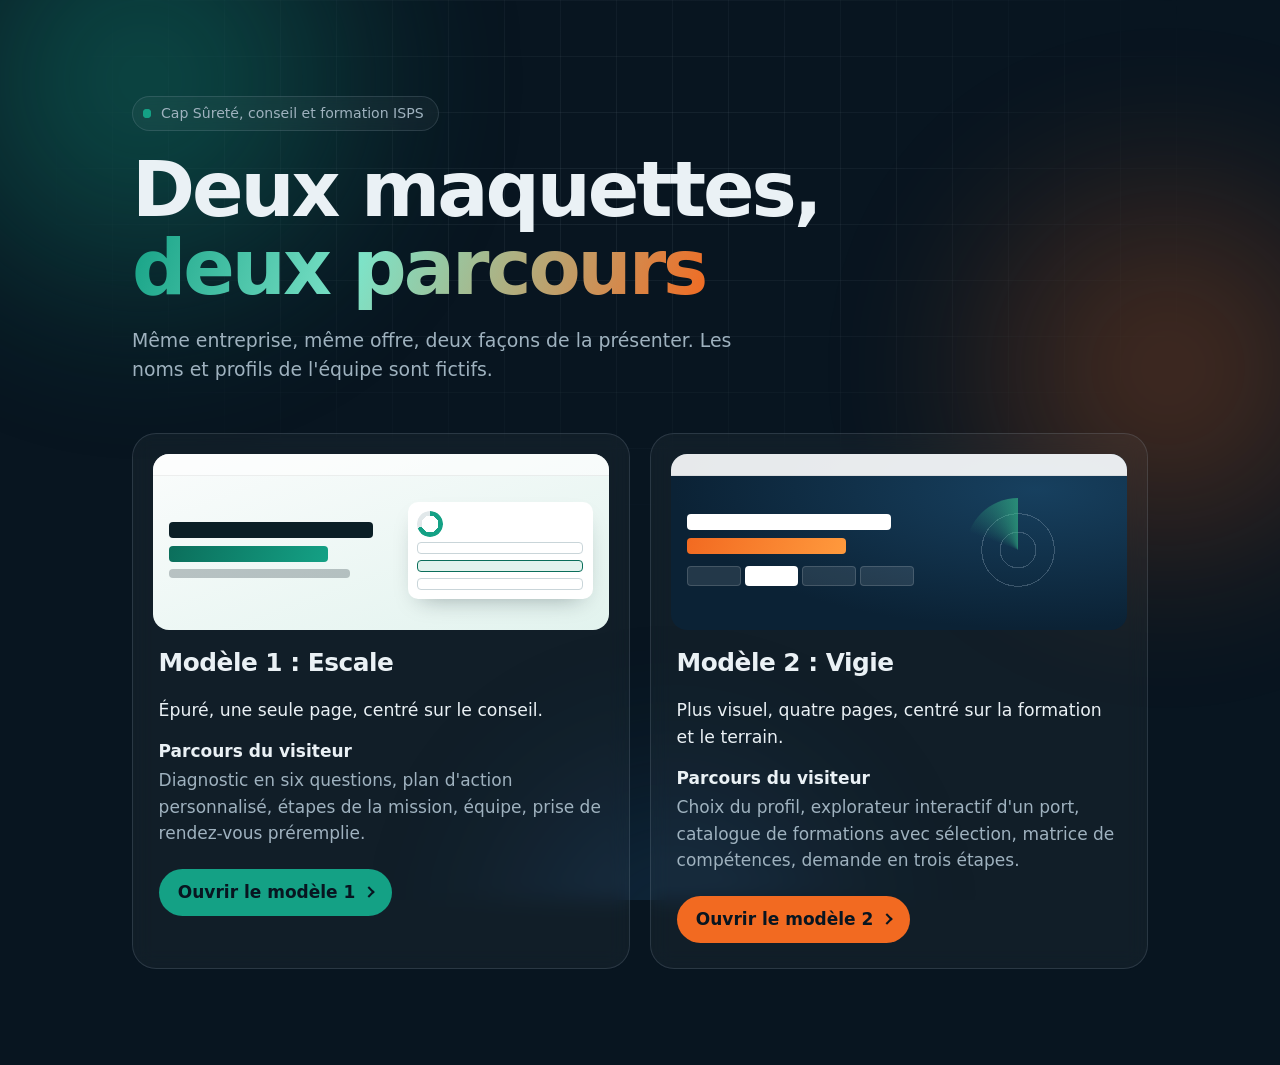
<file: index.html>
<!doctype html>
<html lang="fr">
<head>
  <meta charset="utf-8">
  <meta name="viewport" content="width=device-width, initial-scale=1">
  <title>Cap Sûreté | Deux maquettes</title>
  <meta name="description" content="Deux propositions de site pour un cabinet de conseil et de formation au code ISPS.">
  <meta name="robots" content="noindex, nofollow">
  <meta name="theme-color" content="#081520">
  <meta http-equiv="Content-Security-Policy" content="default-src 'self'; img-src 'self' data:; style-src 'self'; script-src 'self'; base-uri 'self'; object-src 'none'">
  <meta name="referrer" content="strict-origin-when-cross-origin">
  <link rel="stylesheet" href="choix.css">
</head>
<body>
  <div class="aurora" aria-hidden="true"><span></span><span></span><span></span></div>
  <main class="wrap">
    <p class="eyebrow"><span class="pulse" aria-hidden="true"></span>Cap Sûreté, conseil et formation ISPS</p>
    <h1>Deux maquettes, <span class="hl">deux parcours</span></h1>
    <p class="lead">Même entreprise, même offre, deux façons de la présenter. Les noms et profils de l'équipe sont fictifs.</p>

    <div class="pair">
      <a class="model model--a" href="modele-1-escale/index.html">
        <span class="preview" aria-hidden="true">
          <span class="pv-bar"></span>
          <span class="pv-hero"><span class="pv-l pv-l--xl"></span><span class="pv-l pv-l--md"></span><span class="pv-l pv-l--sm"></span></span>
          <span class="pv-card"><span class="pv-ring"></span><span class="pv-opt"></span><span class="pv-opt"></span><span class="pv-opt"></span></span>
        </span>
        <span class="model__name">Modèle 1 : Escale</span>
        <span class="model__pitch">Épuré, une seule page, centré sur le conseil.</span>
        <span class="model__path"><strong>Parcours du visiteur</strong>Diagnostic en six questions, plan d'action personnalisé, étapes de la mission, équipe, prise de rendez-vous préremplie.</span>
        <span class="model__go">Ouvrir le modèle 1</span>
      </a>
      <a class="model model--b" href="modele-2-vigie/index.html">
        <span class="preview" aria-hidden="true">
          <span class="pv-bar"></span>
          <span class="pv-hero"><span class="pv-l pv-l--xl"></span><span class="pv-l pv-l--md"></span><span class="pv-tiles"><span></span><span></span><span></span><span></span></span></span>
          <span class="pv-radar"><span></span></span>
        </span>
        <span class="model__name">Modèle 2 : Vigie</span>
        <span class="model__pitch">Plus visuel, quatre pages, centré sur la formation et le terrain.</span>
        <span class="model__path"><strong>Parcours du visiteur</strong>Choix du profil, explorateur interactif d'un port, catalogue de formations avec sélection, matrice de compétences, demande en trois étapes.</span>
        <span class="model__go">Ouvrir le modèle 2</span>
      </a>
    </div>
  </main>
  <script src="choix.js" defer></script>
</body>
</html>
</file>
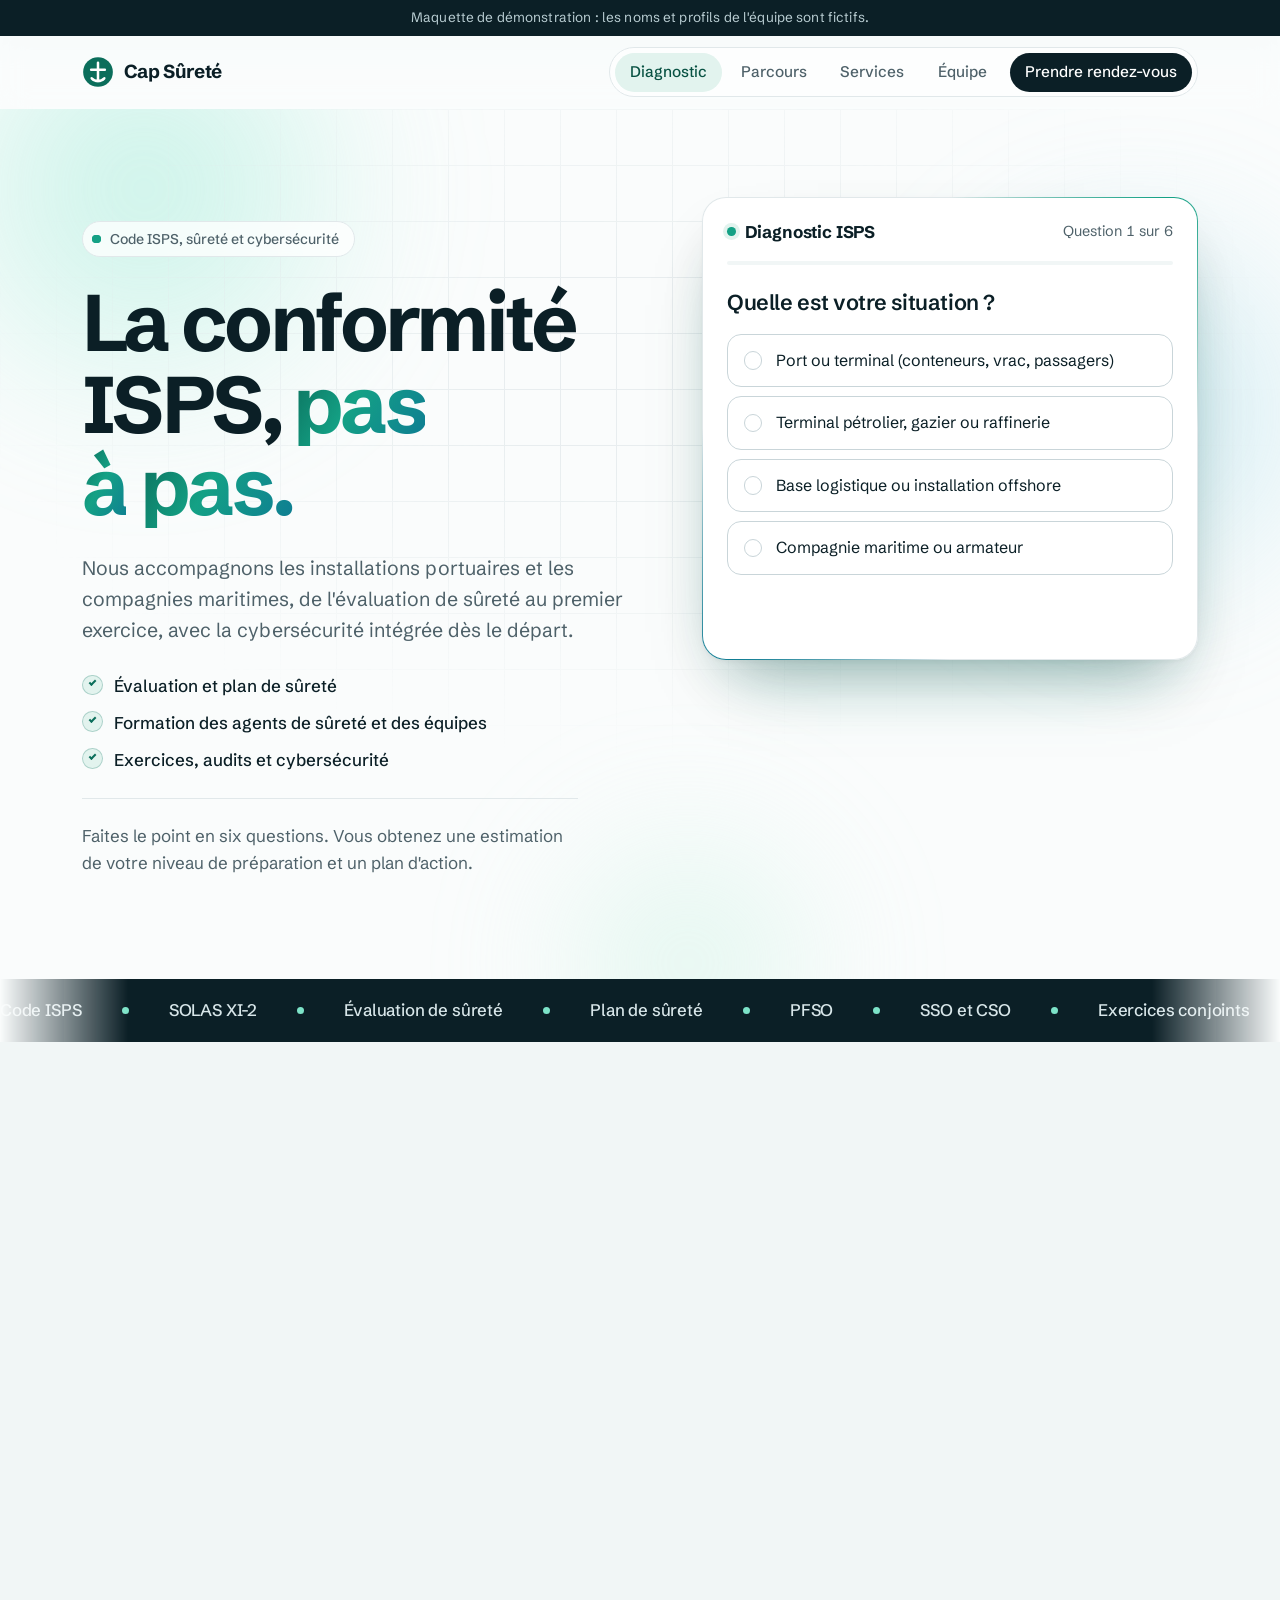
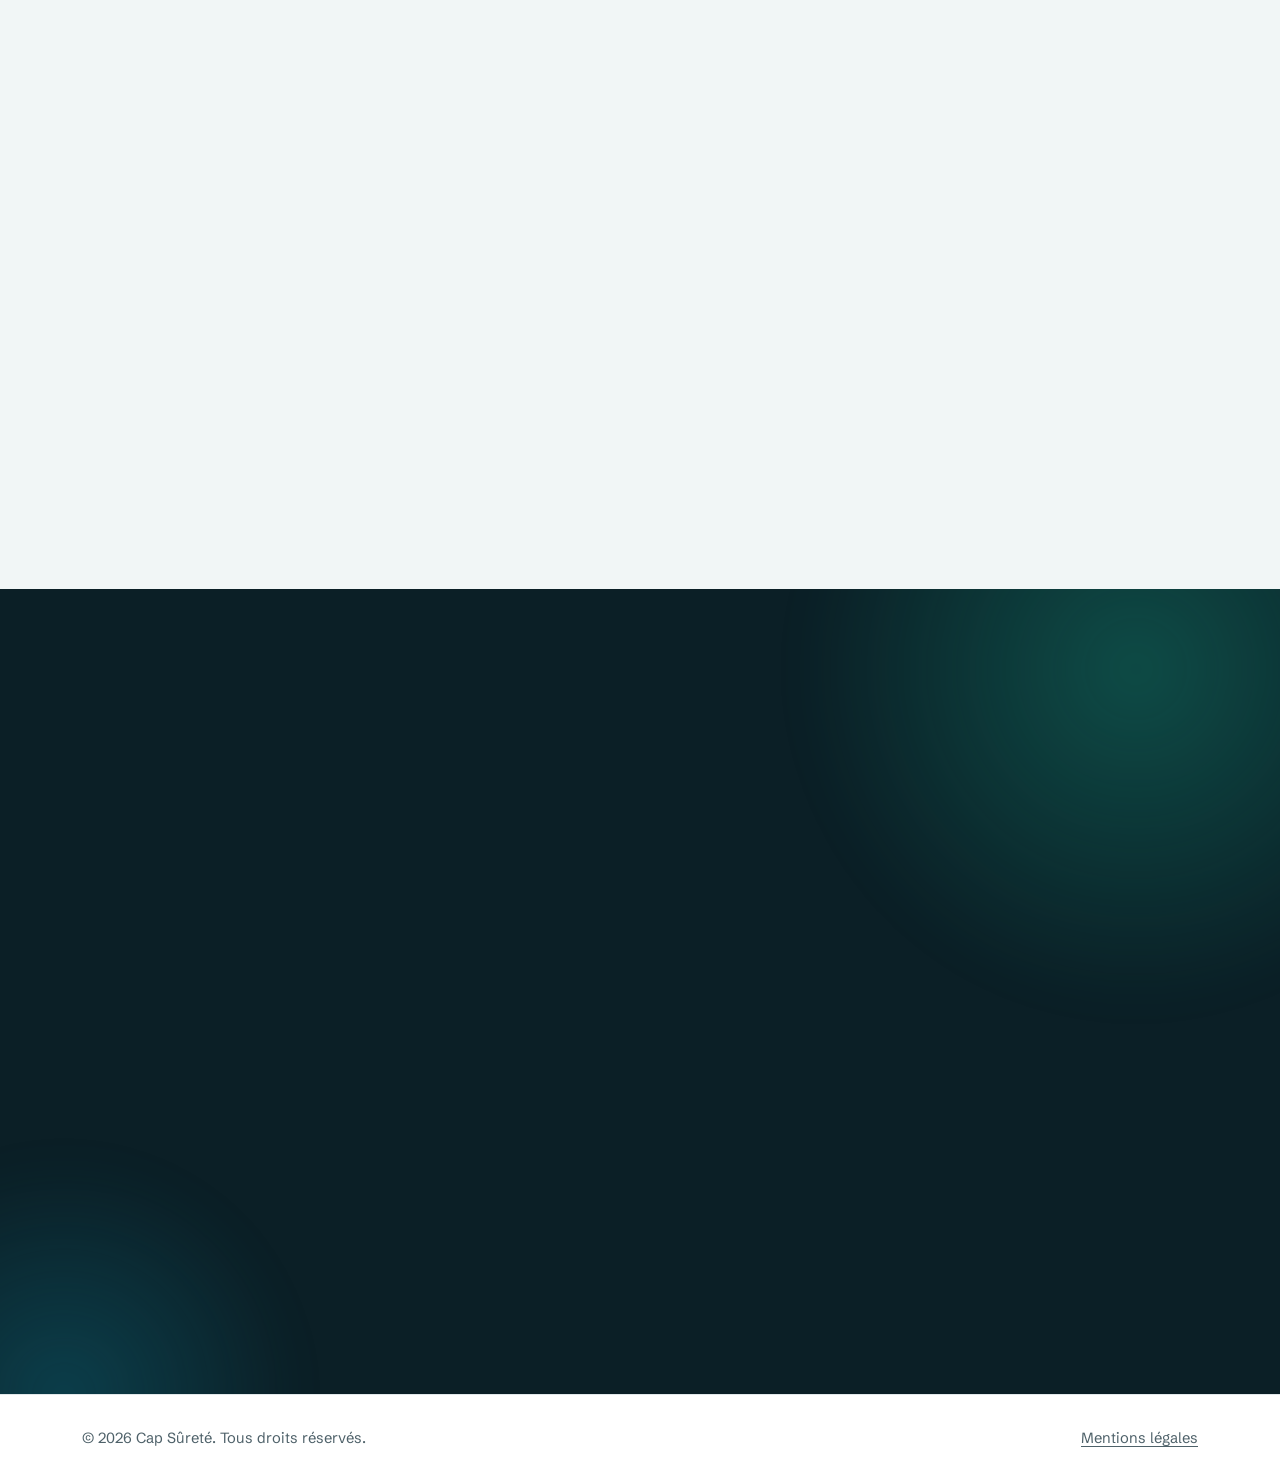
<file: modele-1-escale/index.html>
<!doctype html>
<html lang="fr" class="no-js">
<head>
  <meta charset="utf-8">
  <meta name="viewport" content="width=device-width, initial-scale=1">
  <title>Cap Sûreté | Conformité ISPS, pas à pas</title>
  <meta name="description" content="Accompagnement et formation au code ISPS pour les installations portuaires et les compagnies maritimes. Diagnostic en ligne, plan de sûreté, formation des agents de sûreté, exercices et cybersécurité.">
  <meta name="theme-color" content="#0B6E5B">
  <!-- Maquette : retirer la ligne suivante pour autoriser l'indexation -->
  <meta name="robots" content="noindex, nofollow">
  <meta http-equiv="Content-Security-Policy" content="default-src 'self'; img-src 'self' data:; style-src 'self'; script-src 'self'; base-uri 'self'; object-src 'none'; form-action 'self' mailto:">
  <meta name="referrer" content="strict-origin-when-cross-origin">
  <meta property="og:type" content="website">
  <meta property="og:locale" content="fr_FR">
  <meta property="og:title" content="Cap Sûreté | Conformité ISPS, pas à pas">
  <meta property="og:description" content="Diagnostic ISPS en ligne, plan de sûreté, formation des agents de sûreté, exercices et cybersécurité.">
  <link rel="icon" href="assets/img/favicon.svg" type="image/svg+xml">
  <link rel="stylesheet" href="assets/css/escale.css">
</head>
<body>
  <a class="skip" href="#contenu">Aller au contenu</a>
  <p class="demo-note">Maquette de démonstration : les noms et profils de l'équipe sont fictifs.</p>

  <header class="top">
    <div class="wrap top__bar">
      <a class="logo" href="#contenu" aria-label="Cap Sûreté, haut de page">
        <svg class="logo__mark" viewBox="0 0 28 28" aria-hidden="true"><circle cx="14" cy="14" r="13"/><path d="M14 6v16M8 12h12M8.5 19.5a7.5 7.5 0 0 0 11 0"/></svg>
        <span>Cap Sûreté</span>
      </a>
      <button class="menu-btn" type="button" aria-expanded="false" aria-controls="menu">Menu</button>
      <nav id="menu" class="menu" aria-label="Navigation principale">
        <a href="#diagnostic">Diagnostic</a>
        <a href="#parcours">Parcours</a>
        <a href="#services">Services</a>
        <a href="#equipe">Équipe</a>
        <a class="menu__cta" href="#contact">Prendre rendez-vous</a>
      </nav>
    </div>
  </header>

  <main id="contenu">

    <!-- ============ ACCUEIL ET DIAGNOSTIC ============ -->
    <section class="hero" id="diagnostic" aria-labelledby="h-hero">
      <div class="hero__bg" aria-hidden="true"><span class="blob blob--1"></span><span class="blob blob--2"></span><span class="blob blob--3"></span></div>
      <div class="wrap hero__grid">
        <div class="hero__text">
          <p class="eyebrow"><span class="pulse" aria-hidden="true"></span>Code ISPS, sûreté et cybersécurité</p>
          <h1 id="h-hero">La conformité ISPS, <span class="hl">pas à pas.</span></h1>
          <p class="lead">Nous accompagnons les installations portuaires et les compagnies maritimes, de l'évaluation de sûreté au premier exercice, avec la cybersécurité intégrée dès le départ.</p>
          <ul class="ticks">
            <li>Évaluation et plan de sûreté</li>
            <li>Formation des agents de sûreté et des équipes</li>
            <li>Exercices, audits et cybersécurité</li>
          </ul>
          <p class="hero__hint">Faites le point en six questions. Vous obtenez une estimation de votre niveau de préparation et un plan d'action.</p>
        </div>

        <div class="diag" id="diag" aria-labelledby="diag-title">
          <div class="diag__head">
            <p class="diag__title" id="diag-title">Diagnostic ISPS</p>
            <p class="diag__count" id="diag-count">6 questions, environ 2 minutes</p>
          </div>
          <div class="diag__bar" aria-hidden="true"><span id="diag-progress"></span></div>

          <div class="diag__body" id="diag-body" aria-live="polite">
            <noscript><p>Le diagnostic nécessite JavaScript. Vous pouvez nous écrire directement depuis la section contact.</p></noscript>
          </div>
        </div>
      </div>
    </section>

    <div class="ticker" aria-hidden="true">
      <div class="ticker__track">
        <span>Code ISPS</span><span>SOLAS XI-2</span><span>Évaluation de sûreté</span><span>Plan de sûreté</span><span>PFSO</span><span>SSO et CSO</span><span>Exercices conjoints</span><span>ISO 27001</span><span>Cybersécurité portuaire</span><span>ISO 9001, 14001, 45001</span><span>Golfe de Guinée</span>
        <span>Code ISPS</span><span>SOLAS XI-2</span><span>Évaluation de sûreté</span><span>Plan de sûreté</span><span>PFSO</span><span>SSO et CSO</span><span>Exercices conjoints</span><span>ISO 27001</span><span>Cybersécurité portuaire</span><span>ISO 9001, 14001, 45001</span><span>Golfe de Guinée</span>
      </div>
    </div>

    <!-- ============ PARCOURS ============ -->
    <section class="band band--mist" id="parcours" aria-labelledby="h-parcours">
      <div class="wrap">
        <div class="head">
          <p class="kicker">Parcours</p>
          <h2 id="h-parcours">Six étapes, un livrable à chaque fois</h2>
          <p>Sélectionnez une étape pour voir ce qu'elle produit, sa durée indicative et qui intervient.</p>
        </div>

        <div class="steps">
          <div class="steps__list" role="tablist" aria-label="Étapes du parcours ISPS">
            <button class="step" role="tab" id="tab-1" aria-controls="panel-1" aria-selected="true"><span class="step__n">1</span><span class="step__t">Cadrage</span></button>
            <button class="step" role="tab" id="tab-2" aria-controls="panel-2" aria-selected="false" tabindex="-1"><span class="step__n">2</span><span class="step__t">Évaluation</span></button>
            <button class="step" role="tab" id="tab-3" aria-controls="panel-3" aria-selected="false" tabindex="-1"><span class="step__n">3</span><span class="step__t">Plan de sûreté</span></button>
            <button class="step" role="tab" id="tab-4" aria-controls="panel-4" aria-selected="false" tabindex="-1"><span class="step__n">4</span><span class="step__t">Formation</span></button>
            <button class="step" role="tab" id="tab-5" aria-controls="panel-5" aria-selected="false" tabindex="-1"><span class="step__n">5</span><span class="step__t">Exercices</span></button>
            <button class="step" role="tab" id="tab-6" aria-controls="panel-6" aria-selected="false" tabindex="-1"><span class="step__n">6</span><span class="step__t">Suivi</span></button>
          </div>

          <div class="panel" role="tabpanel" id="panel-1" aria-labelledby="tab-1" tabindex="0">
            <h3>Cadrage et état des lieux</h3>
            <p>Visite de l'installation ou du navire, revue des documents existants et identification des écarts avec le code ISPS et la réglementation nationale.</p>
            <dl class="facts">
              <div><dt>Livrable</dt><dd>Rapport d'écarts et feuille de route</dd></div>
              <div><dt>Durée indicative</dt><dd>1 à 2 semaines</dd></div>
              <div><dt>Intervenants</dt><dd class="who"><span class="mono" title="Nadège Essomba">NE</span><span class="mono" title="Hélène Atangana">HA</span></dd></div>
            </dl>
          </div>
          <div class="panel" role="tabpanel" id="panel-2" aria-labelledby="tab-2" tabindex="0" hidden>
            <h3>Évaluation de sûreté</h3>
            <p>Identification des biens et infrastructures à protéger, des menaces, des vulnérabilités, y compris informatiques, et des mesures à mettre en place.</p>
            <dl class="facts">
              <div><dt>Livrable</dt><dd>Évaluation de sûreté prête à soumettre</dd></div>
              <div><dt>Durée indicative</dt><dd>3 à 6 semaines</dd></div>
              <div><dt>Intervenants</dt><dd class="who"><span class="mono" title="Patrick Ngando">PN</span><span class="mono" title="Nadège Essomba">NE</span><span class="mono" title="Arnaud Kemayou">AK</span></dd></div>
            </dl>
          </div>
          <div class="panel" role="tabpanel" id="panel-3" aria-labelledby="tab-3" tabindex="0" hidden>
            <h3>Plan de sûreté</h3>
            <p>Rédaction du plan et des procédures pour les niveaux de sûreté 1, 2 et 3, adaptés à vos opérations, puis préparation du dossier d'approbation.</p>
            <dl class="facts">
              <div><dt>Livrable</dt><dd>Plan de sûreté, procédures et registres</dd></div>
              <div><dt>Durée indicative</dt><dd>4 à 8 semaines</dd></div>
              <div><dt>Intervenants</dt><dd class="who"><span class="mono" title="Nadège Essomba">NE</span><span class="mono" title="Hélène Atangana">HA</span><span class="mono" title="Arnaud Kemayou">AK</span></dd></div>
            </dl>
          </div>
          <div class="panel" role="tabpanel" id="panel-4" aria-labelledby="tab-4" tabindex="0" hidden>
            <h3>Formation des agents et des équipes</h3>
            <p>Formation de l'agent de sûreté (PFSO, SSO ou CSO) et de ses adjoints, du personnel ayant des tâches de sûreté et sensibilisation de tous.</p>
            <dl class="facts">
              <div><dt>Livrable</dt><dd>Sessions, supports et attestations de présence</dd></div>
              <div><dt>Durée indicative</dt><dd>1 à 2 semaines</dd></div>
              <div><dt>Intervenants</dt><dd class="who"><span class="mono" title="Nadège Essomba">NE</span><span class="mono" title="Joël Mvondo">JM</span><span class="mono" title="Arnaud Kemayou">AK</span></dd></div>
            </dl>
          </div>
          <div class="panel" role="tabpanel" id="panel-5" aria-labelledby="tab-5" tabindex="0" hidden>
            <h3>Exercices et préparation à la vérification</h3>
            <p>Entraînements et exercices sur des scénarios réalistes, audit interne à blanc et corrections avant la vérification de l'autorité désignée.</p>
            <dl class="facts">
              <div><dt>Livrable</dt><dd>Comptes rendus d'exercice et plan d'actions</dd></div>
              <div><dt>Durée indicative</dt><dd>2 à 4 semaines</dd></div>
              <div><dt>Intervenants</dt><dd class="who"><span class="mono" title="Patrick Ngando">PN</span><span class="mono" title="Joël Mvondo">JM</span><span class="mono" title="Nadège Essomba">NE</span></dd></div>
            </dl>
          </div>
          <div class="panel" role="tabpanel" id="panel-6" aria-labelledby="tab-6" tabindex="0" hidden>
            <h3>Maintien de la conformité</h3>
            <p>Revues périodiques du plan, programme d'exercices, audits internes et suivi des évolutions réglementaires et des menaces.</p>
            <dl class="facts">
              <div><dt>Livrable</dt><dd>Calendrier annuel et rapports de revue</dd></div>
              <div><dt>Durée indicative</dt><dd>Accompagnement continu</dd></div>
              <div><dt>Intervenants</dt><dd class="who"><span class="mono" title="Nadège Essomba">NE</span><span class="mono" title="Arnaud Kemayou">AK</span><span class="mono" title="Hélène Atangana">HA</span></dd></div>
            </dl>
          </div>
        </div>
      </div>
    </section>

    <!-- ============ SERVICES ============ -->
    <section class="band" id="services" aria-labelledby="h-services">
      <div class="wrap split">
        <div class="head">
          <p class="kicker">Services</p>
          <h2 id="h-services">Ce que nous faisons</h2>
          <p>Un interlocuteur unique pour la sûreté physique, la formation, la qualité et la cybersécurité.</p>
        </div>
        <div class="acc">
          <details open>
            <summary><span class="acc__t">Accompagnement ISPS</span><span class="acc__d">Installations portuaires et navires</span></summary>
            <ul>
              <li>Évaluation de sûreté de l'installation ou du navire</li>
              <li>Rédaction du plan de sûreté et des procédures</li>
              <li>Préparation du dossier d'approbation et de la vérification</li>
              <li>Déclarations de sûreté et interface navire-port</li>
            </ul>
          </details>
          <details>
            <summary><span class="acc__t">Formation</span><span class="acc__d">Agents de sûreté, équipes, direction</span></summary>
            <ul>
              <li>Agent de sûreté de l'installation portuaire (PFSO)</li>
              <li>Agent de sûreté du navire (SSO) et de la compagnie (CSO)</li>
              <li>Personnel ayant des tâches de sûreté</li>
              <li>Sensibilisation de tout le personnel</li>
            </ul>
          </details>
          <details>
            <summary><span class="acc__t">Exercices et audits</span><span class="acc__d">Tester avant que cela compte</span></summary>
            <ul>
              <li>Scénarios : intrusion, colis suspect, passager clandestin, menace côté mer</li>
              <li>Exercices conjoints avec les navires et les autorités</li>
              <li>Audits internes de sûreté et suivi des actions correctives</li>
            </ul>
          </details>
          <details>
            <summary><span class="acc__t">Management QSE</span><span class="acc__d">ISO 9001, ISO 14001, ISO 45001, MASE</span></summary>
            <ul>
              <li>Mise en place de systèmes de management intégrés</li>
              <li>Audits internes et préparation à la certification</li>
              <li>Document unique, plans de prévention, veille réglementaire</li>
            </ul>
          </details>
          <details>
            <summary><span class="acc__t">Cybersécurité</span><span class="acc__d">Les systèmes qui protègent le port</span></summary>
            <ul>
              <li>Cyberrisques intégrés à l'évaluation de sûreté : contrôle d'accès, vidéosurveillance, réseaux, accès distants</li>
              <li>Politiques et procédures cohérentes avec les niveaux de sûreté</li>
              <li>Sensibilisation à la cybercriminalité et à la fraude</li>
              <li>Réponse à incident et investigation numérique</li>
            </ul>
          </details>
        </div>
      </div>
    </section>

    <!-- ============ ÉQUIPE ============ -->
    <section class="band band--mist" id="equipe" aria-labelledby="h-equipe">
      <div class="wrap">
        <div class="head">
          <p class="kicker">Équipe</p>
          <h2 id="h-equipe">Cinq expertises réunies</h2>
          <p>Sûreté portuaire, navires, droit maritime, analyse de la menace et cybersécurité. Sélectionnez un profil pour le détail.</p>
        </div>

        <div class="chips" role="group" aria-label="Filtrer l'équipe par domaine">
          <button class="chip" type="button" data-f="all" aria-pressed="true">Tous</button>
          <button class="chip" type="button" data-f="port" aria-pressed="false">Installations portuaires</button>
          <button class="chip" type="button" data-f="navire" aria-pressed="false">Navires</button>
          <button class="chip" type="button" data-f="droit" aria-pressed="false">Réglementation</button>
          <button class="chip" type="button" data-f="cyber" aria-pressed="false">Cybersécurité</button>
        </div>

        <ul class="team">
          <li class="person" data-tags="port qse formation">
            <button class="person__btn" type="button" data-open="p-ne">
              <span class="mono mono--lg" aria-hidden="true">NE</span>
              <span class="person__name">Nadège Essomba</span>
              <span class="person__role">Associée fondatrice, sûreté portuaire et QSE</span>
            </button>
            <div class="person__more" id="p-ne">
              <p class="person__sum">Dix ans en sûreté, sécurité et QSE sur des sites portuaires et industriels.</p>
              <ul>
                <li>Ancienne responsable QHSSE d'un organisme de sûreté reconnu : audits de sûreté et certification ISPS de deux ports en eau profonde, d'une raffinerie et d'une base logistique pétrolière</li>
                <li>Conception de plans de sûreté et formation d'agents de sûreté d'installations portuaires</li>
                <li>Coordination sûreté et sécurité d'un site industriel portuaire, avec une équipe de 16 agents</li>
                <li>Systèmes de management intégrés ISO 9001, ISO 14001, ISO 45001 et MASE</li>
                <li>Mastère spécialisé Manager des systèmes QSE, Master 2 QSE</li>
                <li>Formée agent de sûreté d'installation portuaire, auditrice QSE intégré certifiée</li>
              </ul>
            </div>
          </li>
          <li class="person" data-tags="cyber formation">
            <button class="person__btn" type="button" data-open="p-ak">
              <span class="mono mono--lg mono--accent" aria-hidden="true">AK</span>
              <span class="person__name">Arnaud Kemayou</span>
              <span class="person__role">Associé, cybersécurité et investigation numérique</span>
            </button>
            <div class="person__more" id="p-ak">
              <p class="person__sum">Ingénieur en cybersécurité et investigation numérique.</p>
              <ul>
                <li>Responsable de la sécurité des systèmes d'information dans le secteur financier</li>
                <li>Parcours en ingénierie sécurité, DevSecOps, réseaux et cybersécurité</li>
                <li>Consultant et formateur en cybersécurité et cybercriminalité au sein d'un organisme de sûreté reconnu</li>
                <li>Gouvernance ISO 27001, gestion d'incidents, investigation numérique</li>
                <li>Certifications ISO 27001, CCNP, NSE4, NSEPTA et CCT</li>
                <li>Distinction nationale en cybersécurité</li>
              </ul>
            </div>
          </li>
          <li class="person" data-tags="navire formation">
            <button class="person__btn" type="button" data-open="p-jm">
              <span class="mono mono--lg" aria-hidden="true">JM</span>
              <span class="person__name">Joël Mvondo</span>
              <span class="person__role">Auditeur ISPS navires, formateur SSO et CSO</span>
            </button>
            <div class="person__more" id="p-jm">
              <p class="person__sum">Ancien commandant de la marine marchande, vingt ans de navigation.</p>
              <ul>
                <li>Commandement de pétroliers et de porte-conteneurs</li>
                <li>Audits de sûreté à bord et revue des plans de sûreté des navires</li>
                <li>Formation des agents de sûreté du navire (SSO) et de la compagnie (CSO)</li>
                <li>Interface navire-port : déclarations de sûreté et exercices conjoints</li>
              </ul>
            </div>
          </li>
          <li class="person" data-tags="droit port">
            <button class="person__btn" type="button" data-open="p-ha">
              <span class="mono mono--lg" aria-hidden="true">HA</span>
              <span class="person__name">Hélène Atangana</span>
              <span class="person__role">Juriste, droit maritime et conformité</span>
            </button>
            <div class="person__more" id="p-ha">
              <p class="person__sum">Juriste en droit maritime et portuaire, douze ans d'expérience.</p>
              <ul>
                <li>Convention SOLAS, chapitre XI-2, code ISPS et textes nationaux d'application</li>
                <li>Dossiers d'approbation et échanges avec l'autorité désignée</li>
                <li>Contrats de prestation de sûreté et clauses de sous-traitance</li>
                <li>Veille réglementaire et mise à jour des procédures</li>
              </ul>
            </div>
          </li>
          <li class="person" data-tags="port navire">
            <button class="person__btn" type="button" data-open="p-pn">
              <span class="mono mono--lg" aria-hidden="true">PN</span>
              <span class="person__name">Patrick Ngando</span>
              <span class="person__role">Expert évaluation de sûreté et analyse de la menace</span>
            </button>
            <div class="person__more" id="p-pn">
              <p class="person__sum">Ancien officier de marine, spécialiste de la sûreté maritime.</p>
              <ul>
                <li>Évaluations de sûreté d'installations portuaires et analyse de la menace dans le golfe de Guinée</li>
                <li>Scénarios d'exercices : intrusion, colis suspect, passager clandestin, attaque côté mer</li>
                <li>Coordination avec les forces de l'ordre, les services de secours et les autorités maritimes</li>
              </ul>
            </div>
          </li>
        </ul>

        <p class="refs"><strong>Expérience de l'équipe</strong>, acquise auprès de précédents employeurs : deux ports en eau profonde, une raffinerie, une base logistique pétrolière, un site industriel portuaire et des navires de commerce.</p>
      </div>
    </section>

    <!-- ============ CONTACT ============ -->
    <section class="band band--ink" id="contact" aria-labelledby="h-contact">
      <div class="wrap split">
        <div class="head">
          <p class="kicker">Contact</p>
          <h2 id="h-contact">Parlons de votre installation</h2>
          <p>Un premier échange de 30 minutes, sans engagement, pour cadrer votre besoin.</p>
          <dl class="coords">
            <div><dt>E-mail</dt><dd>contact@capsurete.example</dd></div>
            <div><dt>Téléphone</dt><dd>+237 6XX XX XX XX</dd></div>
            <div><dt>Interventions</dt><dd>Afrique centrale et golfe de Guinée, en français et en anglais</dd></div>
          </dl>
        </div>

        <form class="form" id="form" data-mailto="contact@capsurete.example" novalidate>
          <p class="form__diag" id="form-diag" hidden></p>
          <div class="row">
            <label class="field"><span>Nom</span><input name="nom" type="text" autocomplete="name" required></label>
            <label class="field"><span>Organisation</span><input name="organisation" type="text" autocomplete="organization"></label>
          </div>
          <div class="row">
            <label class="field"><span>E-mail</span><input name="email" type="email" autocomplete="email" required></label>
            <label class="field"><span>Téléphone <em>(facultatif)</em></span><input name="tel" type="tel" autocomplete="tel"></label>
          </div>
          <label class="field"><span>Message</span><textarea name="message" rows="5" required></textarea></label>
          <p class="form__err" id="form-err" role="alert" hidden></p>
          <div class="form__end">
            <button class="btn" type="submit">Envoyer par e-mail</button>
            <p class="form__note">Le message s'ouvre dans votre messagerie. Ce site n'enregistre aucune donnée.</p>
          </div>
        </form>
      </div>
    </section>
  </main>

  <footer class="foot">
    <div class="wrap foot__bar">
      <p>© <span data-year>2026</span> Cap Sûreté. Tous droits réservés.</p>
      <p><a href="mentions-legales.html">Mentions légales</a></p>
    </div>
  </footer>

  <dialog class="sheet" id="sheet" aria-labelledby="sheet-name">
    <div class="sheet__in">
      <button class="sheet__close" type="button" data-close aria-label="Fermer la fiche">Fermer</button>
      <div class="sheet__id">
        <span class="mono mono--xl" id="sheet-mono" aria-hidden="true"></span>
        <div>
          <h2 id="sheet-name"></h2>
          <p class="sheet__role" id="sheet-role"></p>
        </div>
      </div>
      <div id="sheet-body"></div>
    </div>
  </dialog>

  <script src="assets/js/escale.js" defer></script>
</body>
</html>
</file>
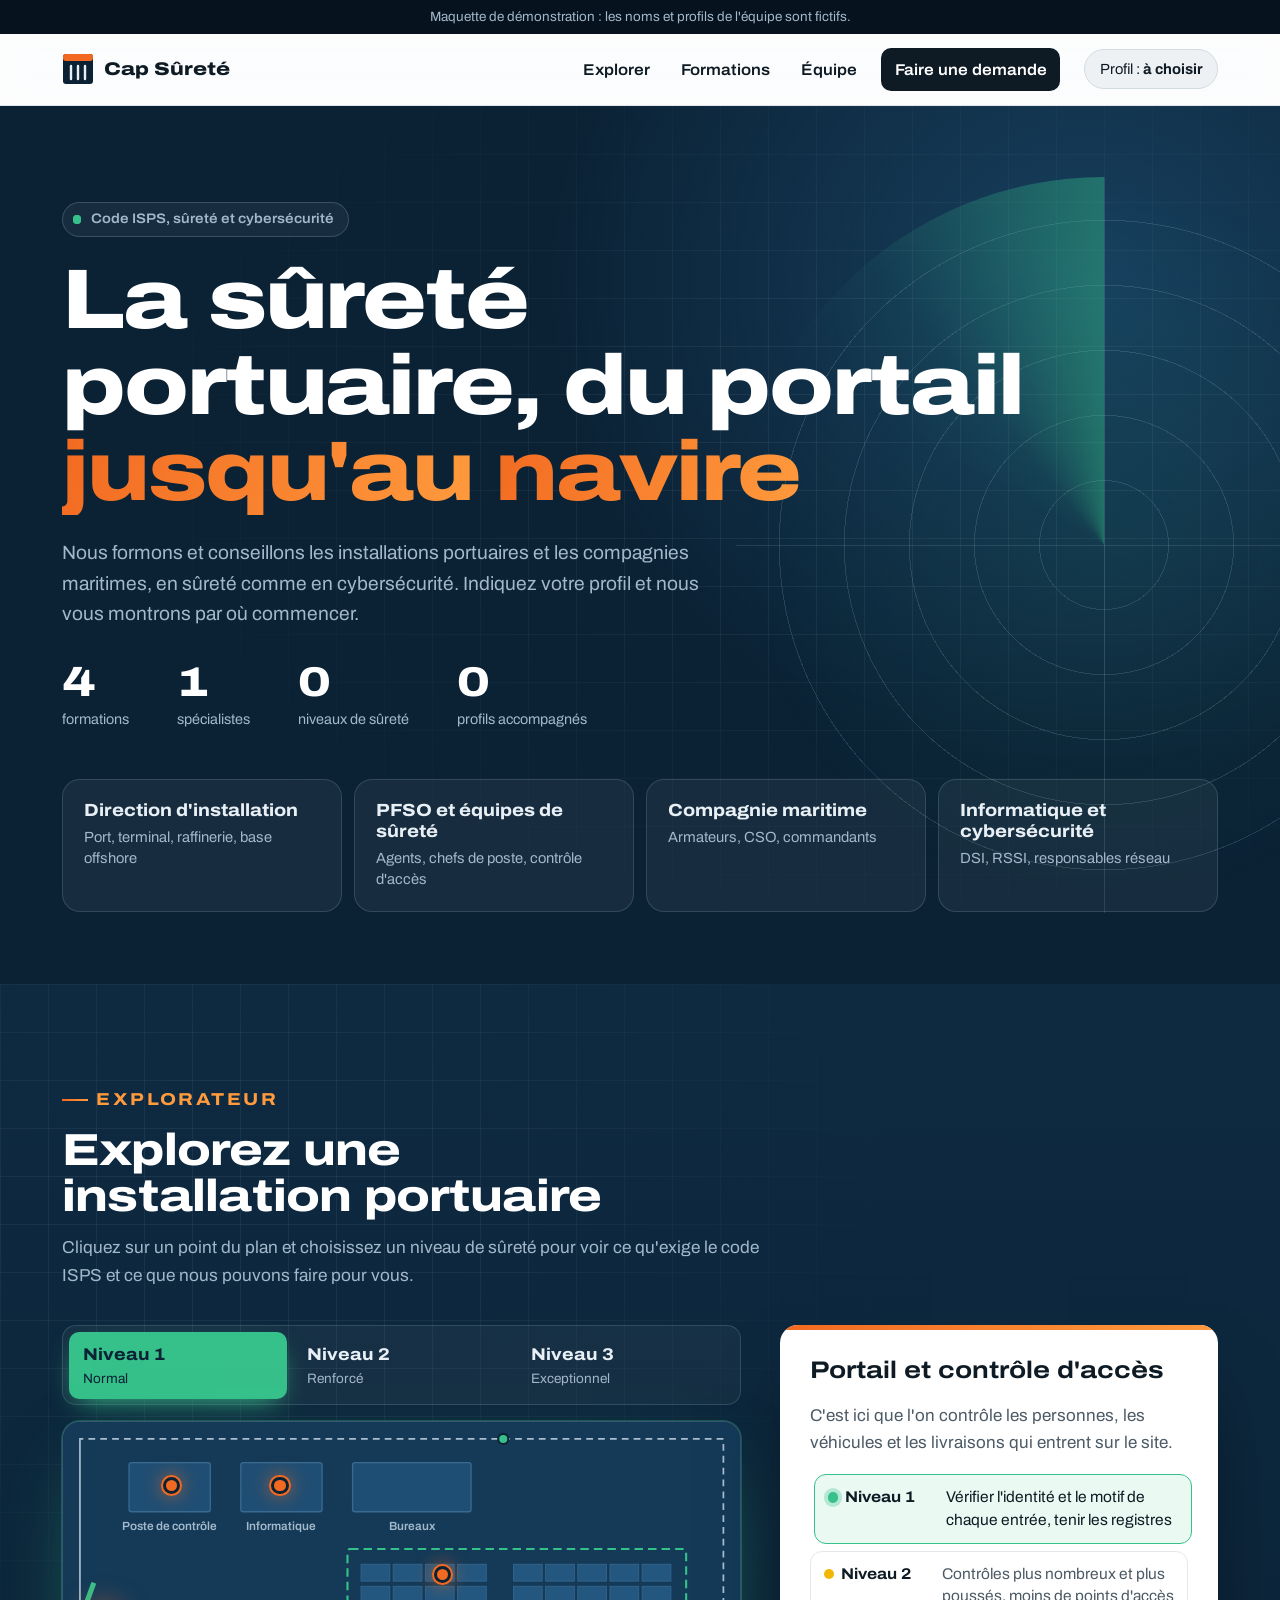
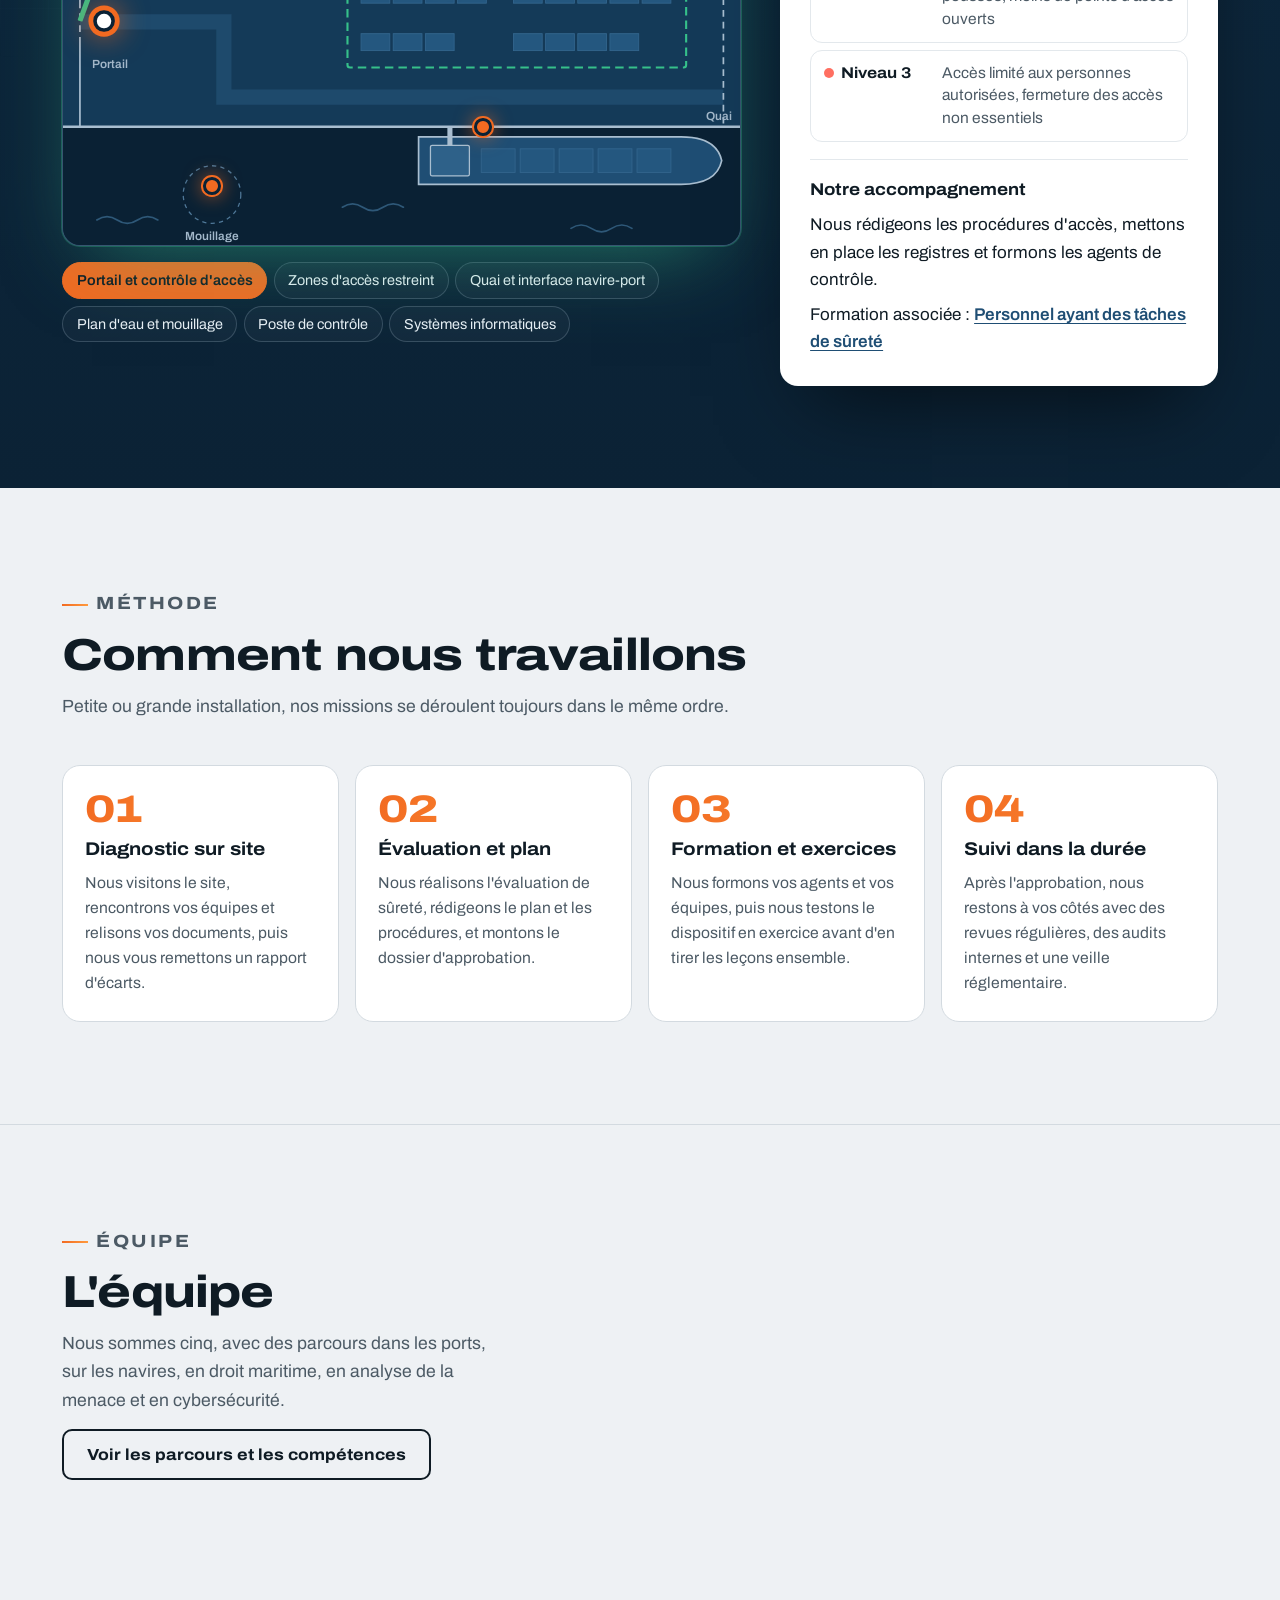
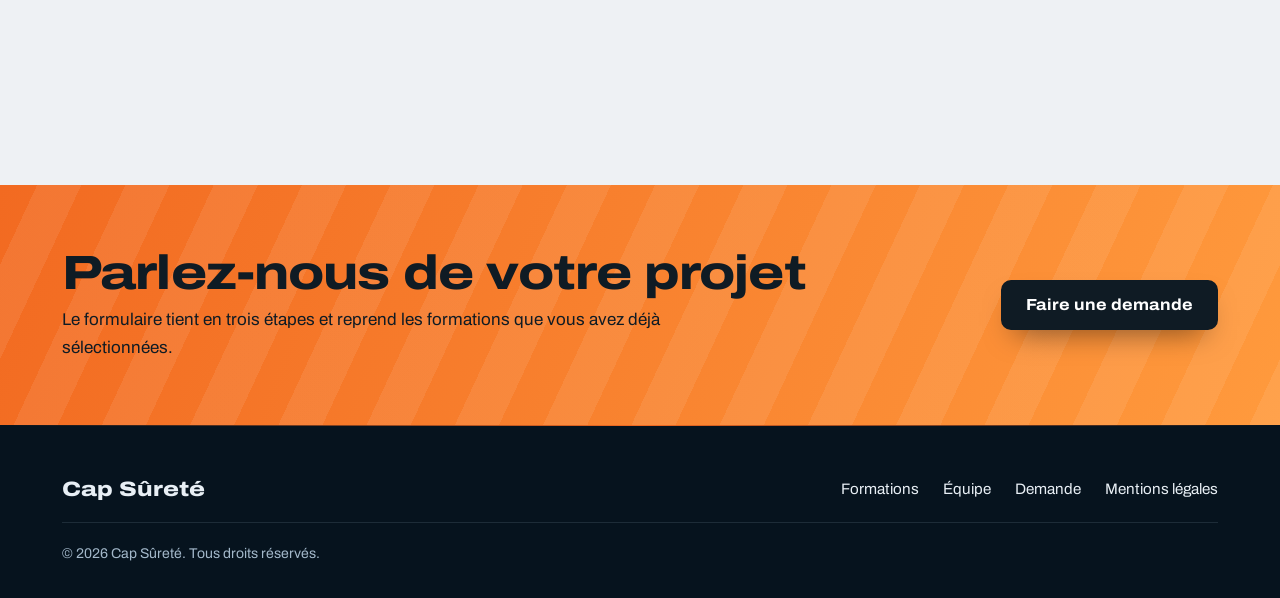
<file: modele-2-vigie/index.html>
<!doctype html>
<html lang="fr">
<head>
  <meta charset="utf-8">
  <meta name="viewport" content="width=device-width, initial-scale=1">
  <title>Cap Sûreté | Sûreté portuaire et maritime</title>
  <meta name="description" content="Cap Sûreté forme et conseille les installations portuaires et les compagnies maritimes, en sûreté comme en cybersécurité. Explorez un port type, parcourez nos formations et envoyez-nous votre demande.">
  <meta name="theme-color" content="#0F2D46">
  <!-- Maquette : retirer la ligne suivante pour autoriser l'indexation -->
  <meta name="robots" content="noindex, nofollow">
  <meta http-equiv="Content-Security-Policy" content="default-src 'self'; img-src 'self' data:; style-src 'self'; script-src 'self'; base-uri 'self'; object-src 'none'">
  <meta name="referrer" content="strict-origin-when-cross-origin">
  <meta property="og:type" content="website">
  <meta property="og:locale" content="fr_FR">
  <meta property="og:title" content="Cap Sûreté | Sûreté portuaire et maritime">
  <link rel="icon" href="assets/img/favicon.svg" type="image/svg+xml">
  <link rel="stylesheet" href="assets/css/vigie.css">
</head>
<body data-page="accueil">
  <a class="skip" href="#contenu">Aller au contenu</a>
  <p class="demo-note">Maquette de démonstration : les noms et profils de l'équipe sont fictifs.</p>

  <header class="hd">
    <div class="wrap hd__bar">
      <a class="brand" href="index.html" aria-label="Cap Sûreté, accueil">
        <svg class="brand__mark" viewBox="0 0 32 32" aria-hidden="true"><rect class="bm-a" x="1" y="1" width="30" height="30" rx="3"/><rect class="bm-b" x="1" y="1" width="30" height="7" rx="3"/><path class="bm-c" d="M9 13v13M16 13v13M23 13v13"/></svg>
        <span>Cap Sûreté</span>
      </a>
      <nav class="nav" id="nav" aria-label="Navigation principale">
        <a href="index.html#explorer">Explorer</a>
        <a href="formations.html">Formations</a>
        <a href="equipe.html">Équipe</a>
        <a class="nav__cta" href="demande.html">Faire une demande <span class="count" data-cart-count hidden></span></a>
      </nav>
      <div class="hd__tools">
        <div class="rolepick">
          <button class="rolepick__btn" id="role-btn" type="button" aria-expanded="false" aria-controls="role-menu">Profil : <strong data-role-label>à choisir</strong></button>
          <div class="rolepick__menu" id="role-menu" hidden></div>
        </div>
        <button class="nav-btn" type="button" aria-expanded="false" aria-controls="nav">Menu</button>
      </div>
    </div>
  </header>

  <main id="contenu">
    <!-- ============ ACCUEIL PAR PROFIL ============ -->
    <section class="intro" aria-labelledby="h-intro">
      <div class="fx-grid" aria-hidden="true"></div>
      <div class="radar" aria-hidden="true"><span class="radar__sweep"></span><i></i><i></i><i></i><i></i></div>
      <div class="wrap">
        <p class="eyebrow"><span class="pulse" aria-hidden="true"></span>Code ISPS, sûreté et cybersécurité</p>
        <h1 id="h-intro">La sûreté portuaire, du portail <span class="hl">jusqu'au navire</span></h1>
        <p class="lead">Nous formons et conseillons les installations portuaires et les compagnies maritimes, en sûreté comme en cybersécurité. Indiquez votre profil et nous vous montrons par où commencer.</p>
        <dl class="stats">
          <div><dt>formations</dt><dd data-stat="modules">10</dd></div>
          <div><dt>spécialistes</dt><dd data-stat="team">5</dd></div>
          <div><dt>niveaux de sûreté</dt><dd data-stat="levels">3</dd></div>
          <div><dt>profils accompagnés</dt><dd data-stat="roles">4</dd></div>
        </dl>

        <div class="roles" role="group" aria-label="Choisir votre profil">
          <button class="role" type="button" data-role="direction"><span class="role__t">Direction d'installation</span><span class="role__d">Port, terminal, raffinerie, base offshore</span></button>
          <button class="role" type="button" data-role="surete"><span class="role__t">PFSO et équipes de sûreté</span><span class="role__d">Agents, chefs de poste, contrôle d'accès</span></button>
          <button class="role" type="button" data-role="compagnie"><span class="role__t">Compagnie maritime</span><span class="role__d">Armateurs, CSO, commandants</span></button>
          <button class="role" type="button" data-role="cyber"><span class="role__t">Informatique et cybersécurité</span><span class="role__d">DSI, RSSI, responsables réseau</span></button>
        </div>

        <div class="foryou" id="foryou" hidden></div>
      </div>
    </section>

    <!-- ============ EXPLORATEUR ============ -->
    <section class="explorer" id="explorer" aria-labelledby="h-explorer">
      <div class="fx-grid" aria-hidden="true"></div>
      <div class="wrap">
        <div class="ex__head">
          <p class="kicker">Explorateur</p>
          <h2 id="h-explorer">Explorez une installation portuaire</h2>
          <p>Cliquez sur un point du plan et choisissez un niveau de sûreté pour voir ce qu'exige le code ISPS et ce que nous pouvons faire pour vous.</p>
        </div>

        <div class="ex__grid">
          <div class="ex__map">
            <div class="lvls" role="radiogroup" aria-label="Niveau de sûreté">
              <label class="lvls__opt lvls__opt--1"><input type="radio" name="lvl" value="1" checked><span>Niveau 1</span><small>Normal</small></label>
              <label class="lvls__opt lvls__opt--2"><input type="radio" name="lvl" value="2"><span>Niveau 2</span><small>Renforcé</small></label>
              <label class="lvls__opt lvls__opt--3"><input type="radio" name="lvl" value="3"><span>Niveau 3</span><small>Exceptionnel</small></label>
            </div>

            <div class="plan" id="plan" data-level="1">
              <svg viewBox="0 0 800 500" role="img" aria-labelledby="plan-t">
                <title id="plan-t">Plan schématique d'une installation portuaire avec poste de contrôle, salle informatique, zone d'accès restreint, quai, navire et zone de mouillage</title>
                <rect class="p-land" x="0" y="0" width="800" height="360"/>
                <rect class="p-sea" x="0" y="360" width="800" height="140"/>
                <path class="p-wave" d="M40 470 q12 -8 24 0 t24 0 t24 0 M330 455 q12 -8 24 0 t24 0 t24 0 M600 480 q12 -8 24 0 t24 0 t24 0"/>
                <line class="p-quay" x1="0" y1="360" x2="800" y2="360"/>
                <path class="p-road" d="M20 236 H190 V325 H780"/>
                <rect class="p-bldg" x="78" y="48" width="96" height="58" rx="3"/>
                <rect class="p-bldg" x="210" y="48" width="96" height="58" rx="3"/>
                <rect class="p-bldg" x="342" y="48" width="140" height="58" rx="3"/>
                <text class="p-txt" x="126" y="128" text-anchor="middle">Poste de contrôle</text>
                <text class="p-txt" x="258" y="128" text-anchor="middle">Informatique</text>
                <text class="p-txt" x="412" y="128" text-anchor="middle">Bureaux</text>
                <g class="p-box">
                  <rect x="352" y="168" width="34" height="20"/><rect x="390" y="168" width="34" height="20"/><rect x="428" y="168" width="34" height="20"/><rect x="466" y="168" width="34" height="20"/><rect x="532" y="168" width="34" height="20"/><rect x="570" y="168" width="34" height="20"/><rect x="608" y="168" width="34" height="20"/><rect x="646" y="168" width="34" height="20"/><rect x="684" y="168" width="34" height="20"/>
                  <rect x="352" y="194" width="34" height="20"/><rect x="390" y="194" width="34" height="20"/><rect x="428" y="194" width="34" height="20"/><rect x="466" y="194" width="34" height="20"/><rect x="532" y="194" width="34" height="20"/><rect x="570" y="194" width="34" height="20"/><rect x="608" y="194" width="34" height="20"/><rect x="646" y="194" width="34" height="20"/><rect x="684" y="194" width="34" height="20"/>
                  <rect x="352" y="250" width="34" height="20"/><rect x="390" y="250" width="34" height="20"/><rect x="428" y="250" width="34" height="20"/><rect x="532" y="250" width="34" height="20"/><rect x="570" y="250" width="34" height="20"/><rect x="608" y="250" width="34" height="20"/><rect x="646" y="250" width="34" height="20"/>
                </g>
                <rect class="p-zone" x="336" y="150" width="400" height="140" rx="3"/>
                <rect class="p-zone p-zone--2" x="60" y="34" width="700" height="280" rx="3"/>
                <path class="p-fence" d="M20 360 V20 H780 V360 M20 212 V20 M20 260 V360"/>
                <rect class="p-gate" x="20" y="232" width="48" height="6" rx="1"/>
                <text class="p-txt" x="34" y="290">Portail</text>
                <g class="p-vessel">
                  <path class="p-ship" d="M420 372 H730 Q772 372 778 400 Q772 428 730 428 H420 Z"/>
                  <rect class="p-deck" x="434" y="382" width="46" height="36" rx="2"/>
                  <g class="p-box"><rect x="494" y="386" width="40" height="28"/><rect x="540" y="386" width="40" height="28"/><rect x="586" y="386" width="40" height="28"/><rect x="632" y="386" width="40" height="28"/><rect x="678" y="386" width="40" height="28"/></g>
                </g>
                <line class="p-gangway" x1="457" y1="360" x2="457" y2="382"/>
                <path class="p-x" d="M447 362 l20 18 M467 362 l-20 18"/>
                <text class="p-txt" x="790" y="352" text-anchor="end">Quai</text>
                <circle class="p-moor" cx="176" cy="440" r="34"/>
                <text class="p-txt" x="176" y="494" text-anchor="middle">Mouillage</text>
                <g class="p-l2">
                  <path class="p-boat" d="M300 420 l34 -10 v20 z"/>
                  <circle class="p-dot" cx="780" cy="140" r="6"/><circle class="p-dot" cx="300" cy="20" r="6"/><circle class="p-dot" cx="620" cy="325" r="6"/>
                </g>
                <g class="p-l3">
                  <path class="p-boat" d="M600 470 l34 -10 v20 z"/>
                  <circle class="p-dot" cx="20" cy="320" r="6"/><circle class="p-dot" cx="560" cy="20" r="6"/>
                  <rect class="p-close" x="20" y="212" width="6" height="48"/>
                </g>
                <circle class="p-dot" cx="520" cy="20" r="6"/>
              </svg>
              <div class="spots" id="spots"></div>
            </div>
            <div class="ex__list" id="spot-list" role="group" aria-label="Points du plan"></div>
          </div>

          <article class="ex__panel" id="ex-panel" aria-live="polite"></article>
        </div>
      </div>
    </section>

    <!-- ============ MÉTHODE ============ -->
    <section class="sec" aria-labelledby="h-how">
      <div class="wrap">
        <div class="sec__head">
          <p class="kicker">Méthode</p>
          <h2 id="h-how">Comment nous travaillons</h2>
          <p>Petite ou grande installation, nos missions se déroulent toujours dans le même ordre.</p>
        </div>
        <ol class="how">
          <li><h3>Diagnostic sur site</h3><p>Nous visitons le site, rencontrons vos équipes et relisons vos documents, puis nous vous remettons un rapport d'écarts.</p></li>
          <li><h3>Évaluation et plan</h3><p>Nous réalisons l'évaluation de sûreté, rédigeons le plan et les procédures, et montons le dossier d'approbation.</p></li>
          <li><h3>Formation et exercices</h3><p>Nous formons vos agents et vos équipes, puis nous testons le dispositif en exercice avant d'en tirer les leçons ensemble.</p></li>
          <li><h3>Suivi dans la durée</h3><p>Après l'approbation, nous restons à vos côtés avec des revues régulières, des audits internes et une veille réglementaire.</p></li>
        </ol>
      </div>
    </section>

    <!-- ============ ÉQUIPE ============ -->
    <section class="sec sec--line" aria-labelledby="h-crew">
      <div class="wrap crew">
        <div class="sec__head">
          <p class="kicker">Équipe</p>
          <h2 id="h-crew">L'équipe</h2>
          <p>Nous sommes cinq, avec des parcours dans les ports, sur les navires, en droit maritime, en analyse de la menace et en cybersécurité.</p>
          <a class="btn btn--line" href="equipe.html">Voir les parcours et les compétences</a>
        </div>
        <ul class="crew__list" id="crew-list"></ul>
      </div>
    </section>

    <!-- ============ APPEL ============ -->
    <section class="cta" aria-labelledby="h-cta">
      <div class="wrap cta__in">
        <div>
          <h2 id="h-cta">Parlez-nous de votre projet</h2>
          <p>Le formulaire tient en trois étapes et reprend les formations que vous avez déjà sélectionnées.</p>
        </div>
        <a class="btn" href="demande.html">Faire une demande</a>
      </div>
    </section>
  </main>

  <footer class="ft">
    <div class="wrap ft__in">
      <p class="ft__brand">Cap Sûreté</p>
      <nav aria-label="Pied de page"><a href="formations.html">Formations</a><a href="equipe.html">Équipe</a><a href="demande.html">Demande</a><a href="mentions-legales.html">Mentions légales</a></nav>
      <p class="ft__legal">© <span data-year>2026</span> Cap Sûreté. Tous droits réservés.</p>
    </div>
  </footer>

  <script src="assets/js/data.js" defer></script>
  <script src="assets/js/vigie.js" defer></script>
</body>
</html>
</file>
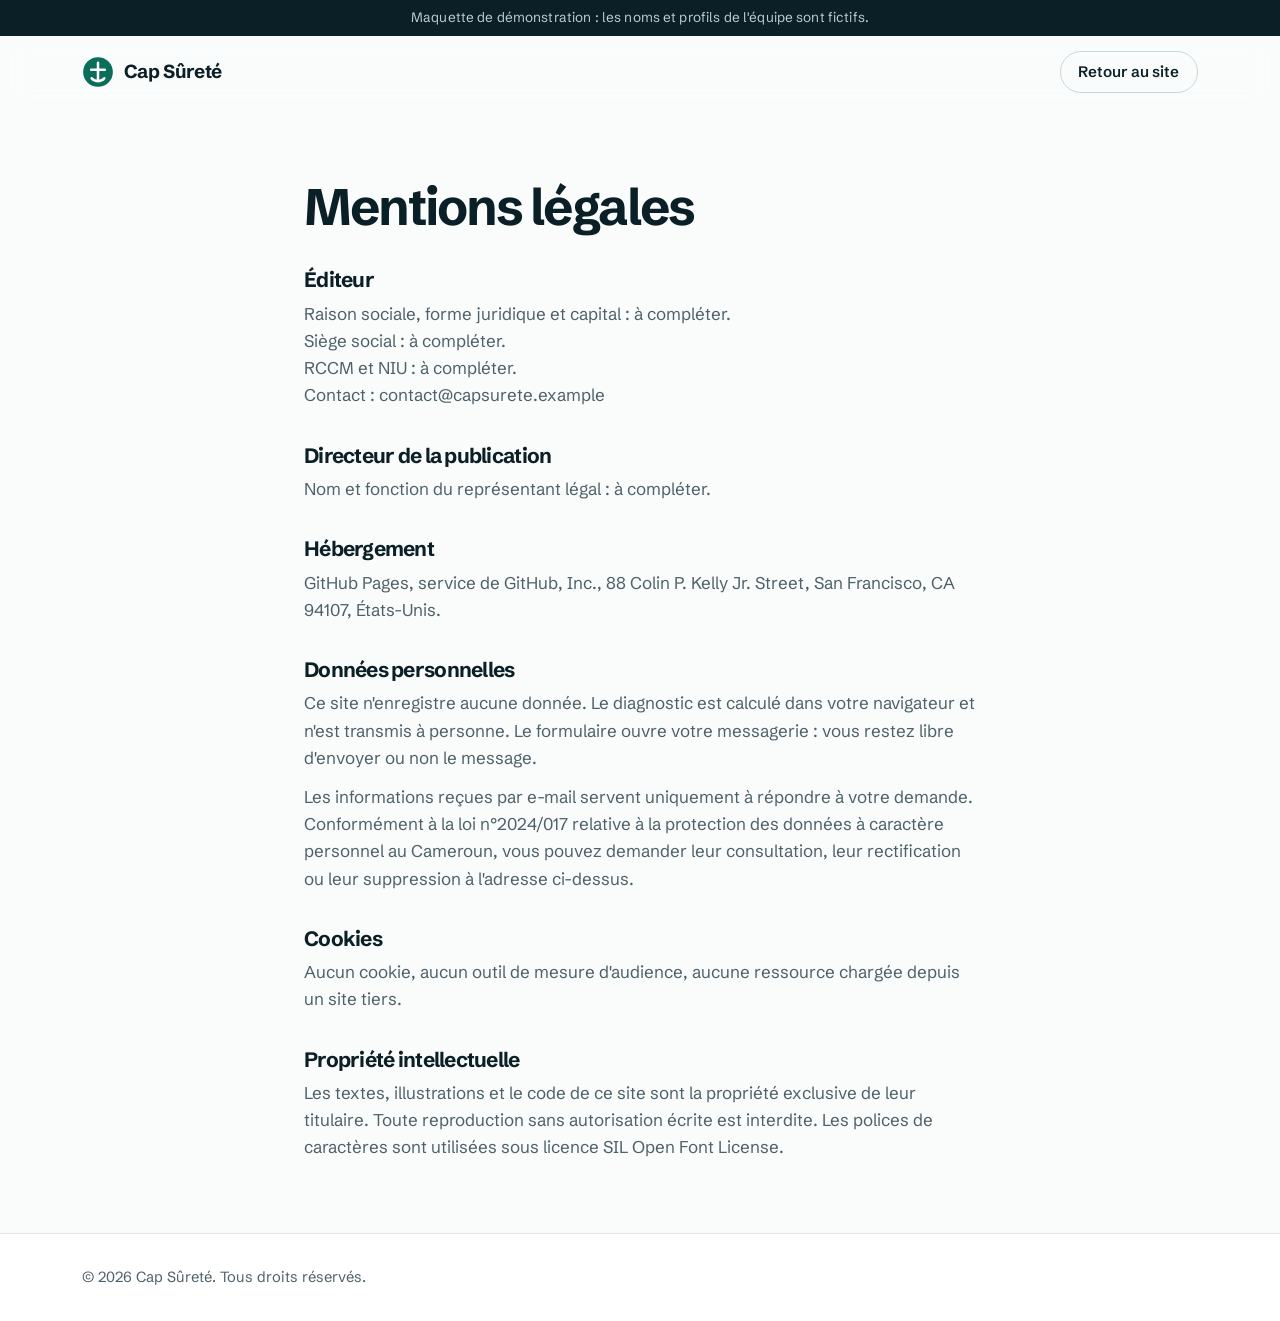
<file: modele-1-escale/mentions-legales.html>
<!doctype html>
<html lang="fr" class="no-js">
<head>
  <meta charset="utf-8">
  <meta name="viewport" content="width=device-width, initial-scale=1">
  <title>Cap Sûreté | Mentions légales</title>
  <meta name="robots" content="noindex, nofollow">
  <meta http-equiv="Content-Security-Policy" content="default-src 'self'; img-src 'self' data:; style-src 'self'; script-src 'self'; base-uri 'self'; object-src 'none'">
  <meta name="referrer" content="strict-origin-when-cross-origin">
  <link rel="icon" href="assets/img/favicon.svg" type="image/svg+xml">
  <link rel="stylesheet" href="assets/css/escale.css">
</head>
<body>
  <p class="demo-note">Maquette de démonstration : les noms et profils de l'équipe sont fictifs.</p>
  <header class="top">
    <div class="wrap top__bar">
      <a class="logo" href="index.html" aria-label="Cap Sûreté, accueil">
        <svg class="logo__mark" viewBox="0 0 28 28" aria-hidden="true"><circle cx="14" cy="14" r="13"/><path d="M14 6v16M8 12h12M8.5 19.5a7.5 7.5 0 0 0 11 0"/></svg>
        <span>Cap Sûreté</span>
      </a>
      <a class="btn btn--line btn--sm" href="index.html">Retour au site</a>
    </div>
  </header>
  <main class="wrap legal">
    <h1>Mentions légales</h1>
    <h2>Éditeur</h2>
    <p>Raison sociale, forme juridique et capital : à compléter.<br>Siège social : à compléter.<br>RCCM et NIU : à compléter.<br>Contact : contact@capsurete.example</p>
    <h2>Directeur de la publication</h2>
    <p>Nom et fonction du représentant légal : à compléter.</p>
    <h2>Hébergement</h2>
    <p>GitHub Pages, service de GitHub, Inc., 88 Colin P. Kelly Jr. Street, San Francisco, CA 94107, États-Unis.</p>
    <h2>Données personnelles</h2>
    <p>Ce site n'enregistre aucune donnée. Le diagnostic est calculé dans votre navigateur et n'est transmis à personne. Le formulaire ouvre votre messagerie : vous restez libre d'envoyer ou non le message.</p>
    <p>Les informations reçues par e-mail servent uniquement à répondre à votre demande. Conformément à la loi n°2024/017 relative à la protection des données à caractère personnel au Cameroun, vous pouvez demander leur consultation, leur rectification ou leur suppression à l'adresse ci-dessus.</p>
    <h2>Cookies</h2>
    <p>Aucun cookie, aucun outil de mesure d'audience, aucune ressource chargée depuis un site tiers.</p>
    <h2>Propriété intellectuelle</h2>
    <p>Les textes, illustrations et le code de ce site sont la propriété exclusive de leur titulaire. Toute reproduction sans autorisation écrite est interdite. Les polices de caractères sont utilisées sous licence SIL Open Font License.</p>
  </main>
  <footer class="foot"><div class="wrap foot__bar"><p>© <span data-year>2026</span> Cap Sûreté. Tous droits réservés.</p></div></footer>
</body>
</html>
</file>
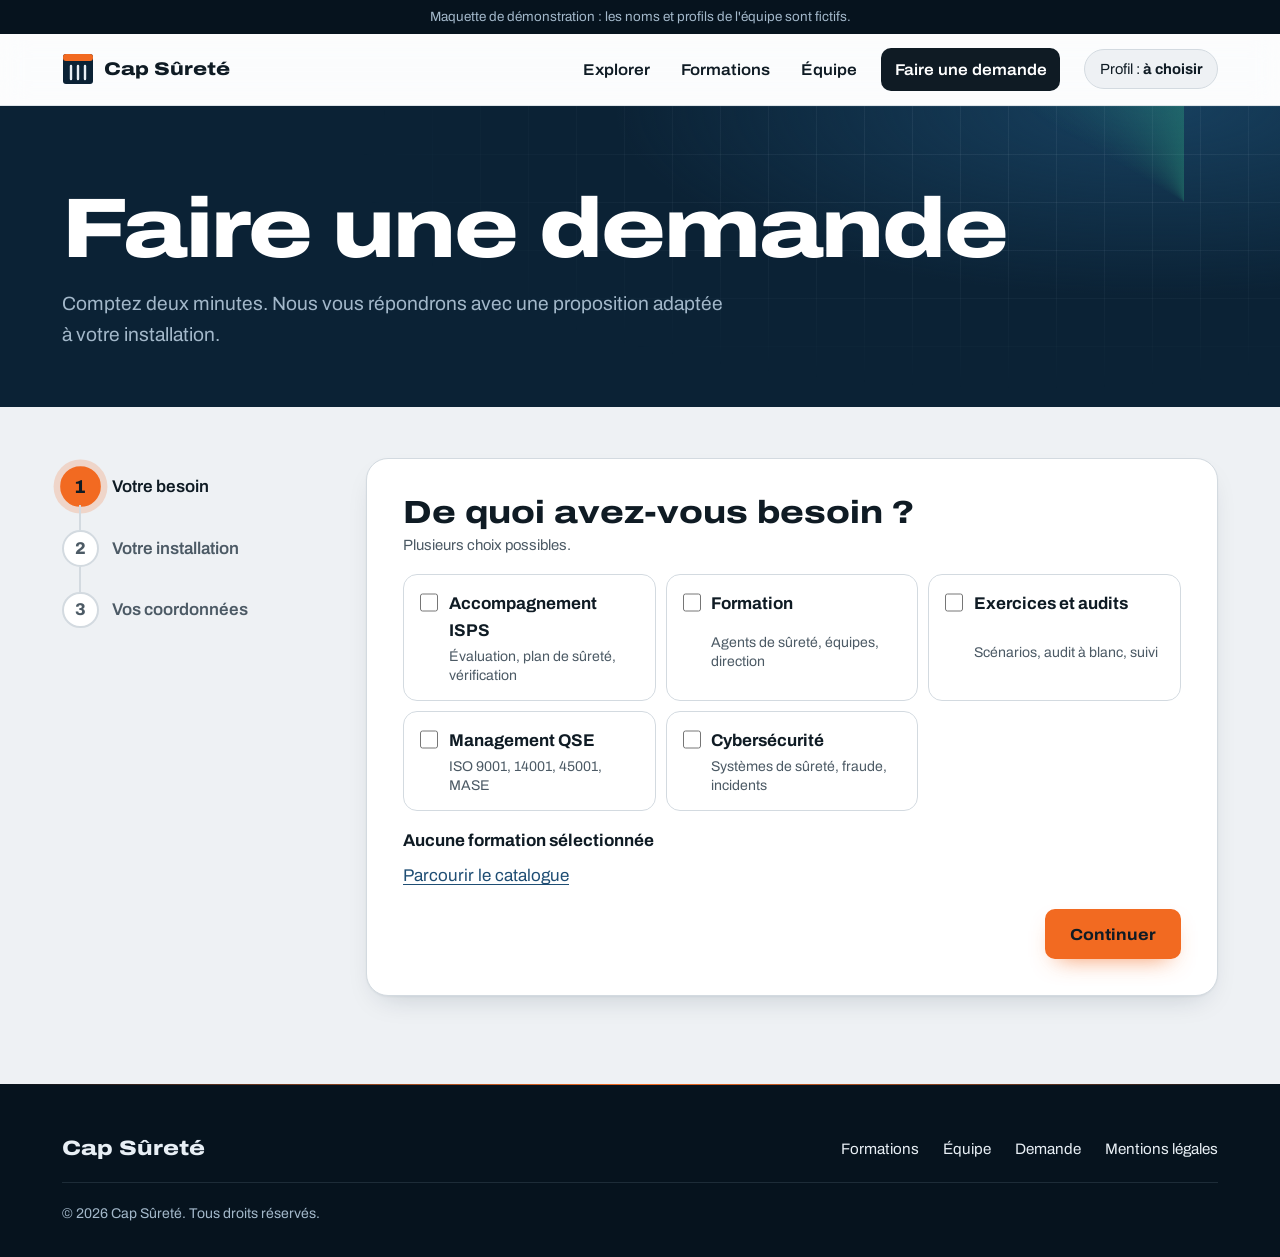
<file: modele-2-vigie/demande.html>
<!doctype html>
<html lang="fr">
<head>
  <meta charset="utf-8">
  <meta name="viewport" content="width=device-width, initial-scale=1">
  <title>Cap Sûreté | Faire une demande</title>
  <meta name="description" content="Préparez votre demande en trois étapes : besoin, installation, coordonnées.">
  <meta name="theme-color" content="#0F2D46">
  <!-- Maquette : retirer la ligne suivante pour autoriser l'indexation -->
  <meta name="robots" content="noindex, nofollow">
  <meta http-equiv="Content-Security-Policy" content="default-src 'self'; img-src 'self' data:; style-src 'self'; script-src 'self'; base-uri 'self'; object-src 'none'">
  <meta name="referrer" content="strict-origin-when-cross-origin">
  <link rel="icon" href="assets/img/favicon.svg" type="image/svg+xml">
  <link rel="stylesheet" href="assets/css/vigie.css">
</head>
<body data-page="demande">
  <a class="skip" href="#contenu">Aller au contenu</a>
  <p class="demo-note">Maquette de démonstration : les noms et profils de l'équipe sont fictifs.</p>

  <header class="hd">
    <div class="wrap hd__bar">
      <a class="brand" href="index.html" aria-label="Cap Sûreté, accueil">
        <svg class="brand__mark" viewBox="0 0 32 32" aria-hidden="true"><rect class="bm-a" x="1" y="1" width="30" height="30" rx="3"/><rect class="bm-b" x="1" y="1" width="30" height="7" rx="3"/><path class="bm-c" d="M9 13v13M16 13v13M23 13v13"/></svg>
        <span>Cap Sûreté</span>
      </a>
      <nav class="nav" id="nav" aria-label="Navigation principale">
        <a href="index.html#explorer">Explorer</a>
        <a href="formations.html">Formations</a>
        <a href="equipe.html">Équipe</a>
        <a class="nav__cta" href="demande.html">Faire une demande <span class="count" data-cart-count hidden></span></a>
      </nav>
      <div class="hd__tools">
        <div class="rolepick">
          <button class="rolepick__btn" id="role-btn" type="button" aria-expanded="false" aria-controls="role-menu">Profil : <strong data-role-label>à choisir</strong></button>
          <div class="rolepick__menu" id="role-menu" hidden></div>
        </div>
        <button class="nav-btn" type="button" aria-expanded="false" aria-controls="nav">Menu</button>
      </div>
    </div>
  </header>

  <main id="contenu">
    <section class="pagehead" aria-labelledby="h-page">
      <div class="wrap">
        <h1 id="h-page">Faire une demande</h1>
        <p class="lead">Comptez deux minutes. Nous vous répondrons avec une proposition adaptée à votre installation.</p>
      </div>
    </section>

    <section class="sec sec--tight">
      <div class="wrap wiz">
        <ol class="wiz__steps" aria-label="Étapes de la demande">
          <li data-step-ind="1" aria-current="step"><span>1</span>Votre besoin</li>
          <li data-step-ind="2"><span>2</span>Votre installation</li>
          <li data-step-ind="3"><span>3</span>Vos coordonnées</li>
        </ol>

        <form class="wiz__form" id="wiz" novalidate>
          <fieldset class="wiz__panel" data-step="1">
            <legend>De quoi avez-vous besoin ?</legend>
            <p class="hint">Plusieurs choix possibles.</p>
            <div class="needs" id="needs"></div>
            <div class="picked" id="picked"></div>
          </fieldset>

          <fieldset class="wiz__panel" data-step="2" hidden>
            <legend>Votre installation</legend>
            <div class="grid2">
              <label class="field"><span>Type</span>
                <select name="type" required>
                  <option value="">Choisir</option>
                  <option>Port ou terminal</option>
                  <option>Terminal pétrolier, gazier ou raffinerie</option>
                  <option>Base logistique ou installation offshore</option>
                  <option>Compagnie maritime ou armateur</option>
                  <option>Autre</option>
                </select>
              </label>
              <label class="field"><span>Ville ou site</span><input name="site" type="text" autocomplete="address-level2"></label>
              <label class="field"><span>Personnes à former <em>(si formation)</em></span>
                <select name="effectif">
                  <option value="">Choisir</option>
                  <option>Moins de 10</option>
                  <option>10 à 30</option>
                  <option>30 à 100</option>
                  <option>Plus de 100</option>
                </select>
              </label>
              <label class="field"><span>Échéance</span>
                <select name="echeance">
                  <option value="">Choisir</option>
                  <option>Urgent, moins d'un mois</option>
                  <option>Dans les 3 mois</option>
                  <option>Dans l'année</option>
                  <option>Pas d'échéance précise</option>
                </select>
              </label>
            </div>
          </fieldset>

          <fieldset class="wiz__panel" data-step="3" hidden>
            <legend>Vos coordonnées</legend>
            <div class="grid2">
              <label class="field"><span>Nom</span><input name="nom" type="text" autocomplete="name" required></label>
              <label class="field"><span>Fonction</span><input name="fonction" type="text" autocomplete="organization-title"></label>
              <label class="field"><span>Organisation</span><input name="organisation" type="text" autocomplete="organization" required></label>
              <label class="field"><span>E-mail</span><input name="email" type="email" autocomplete="email" required></label>
              <label class="field"><span>Téléphone <em>(facultatif)</em></span><input name="tel" type="tel" autocomplete="tel"></label>
            </div>
            <label class="field"><span>Précisions <em>(facultatif)</em></span><textarea name="message" rows="4"></textarea></label>
          </fieldset>

          <div class="wiz__done" id="wiz-done" hidden tabindex="-1">
            <h2>Votre demande est prête</h2>
            <p>Vérifiez le récapitulatif, puis envoyez-le depuis votre messagerie.</p>
            <pre class="recap" id="recap"></pre>
            <div class="wiz__nav">
              <button class="btn btn--line" type="button" id="wiz-edit">Modifier</button>
              <a class="btn" id="wiz-send" href="#">Ouvrir ma messagerie</a>
            </div>
            <p class="hint">Ce site n'enregistre aucune donnée. Votre messagerie s'ouvre avec le message prérempli.</p>
          </div>

          <p class="err" id="wiz-err" role="alert" hidden></p>
          <div class="wiz__nav" id="wiz-nav">
            <button class="btn btn--line" type="button" id="wiz-back" hidden>Retour</button>
            <button class="btn" type="submit" id="wiz-next">Continuer</button>
          </div>
        </form>
      </div>
    </section>
  </main>

  <footer class="ft">
    <div class="wrap ft__in">
      <p class="ft__brand">Cap Sûreté</p>
      <nav aria-label="Pied de page"><a href="formations.html">Formations</a><a href="equipe.html">Équipe</a><a href="demande.html">Demande</a><a href="mentions-legales.html">Mentions légales</a></nav>
      <p class="ft__legal">© <span data-year>2026</span> Cap Sûreté. Tous droits réservés.</p>
    </div>
  </footer>

  <script src="assets/js/data.js" defer></script>
  <script src="assets/js/vigie.js" defer></script>
</body>
</html>
</file>
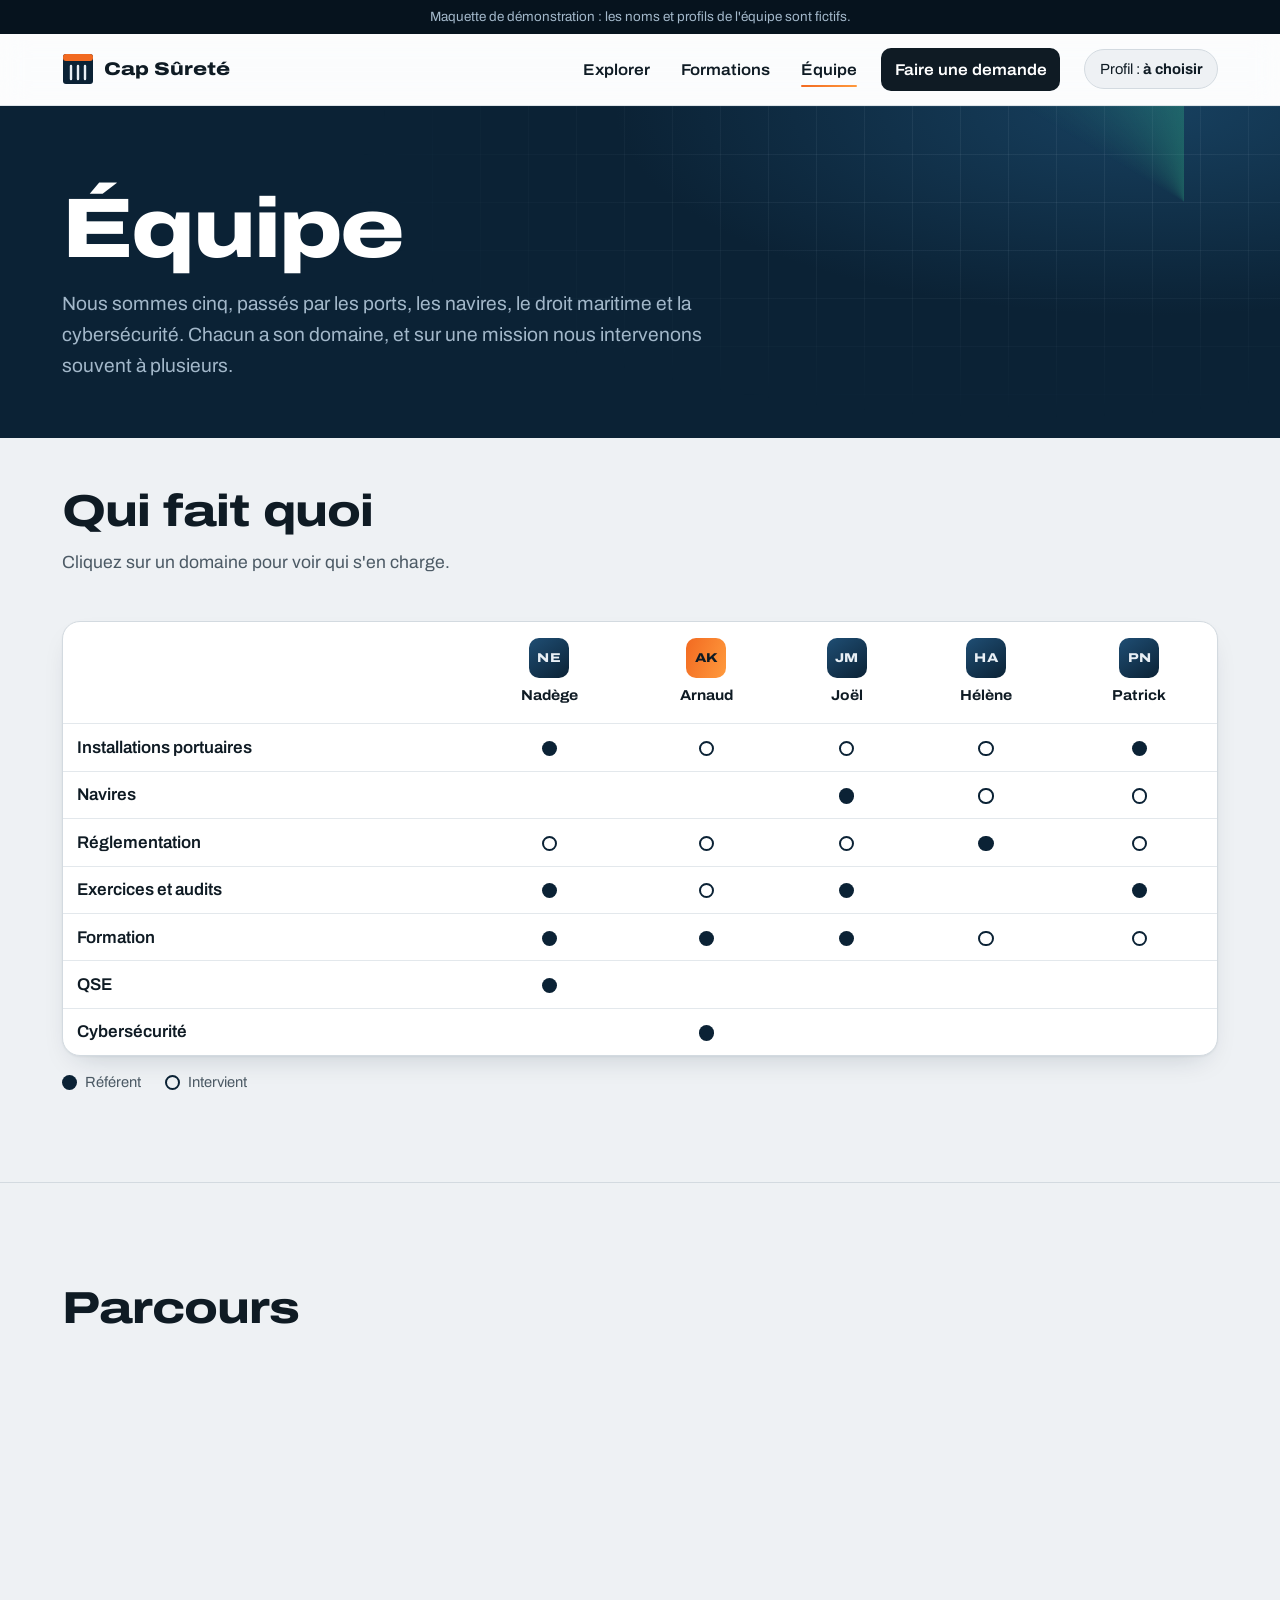
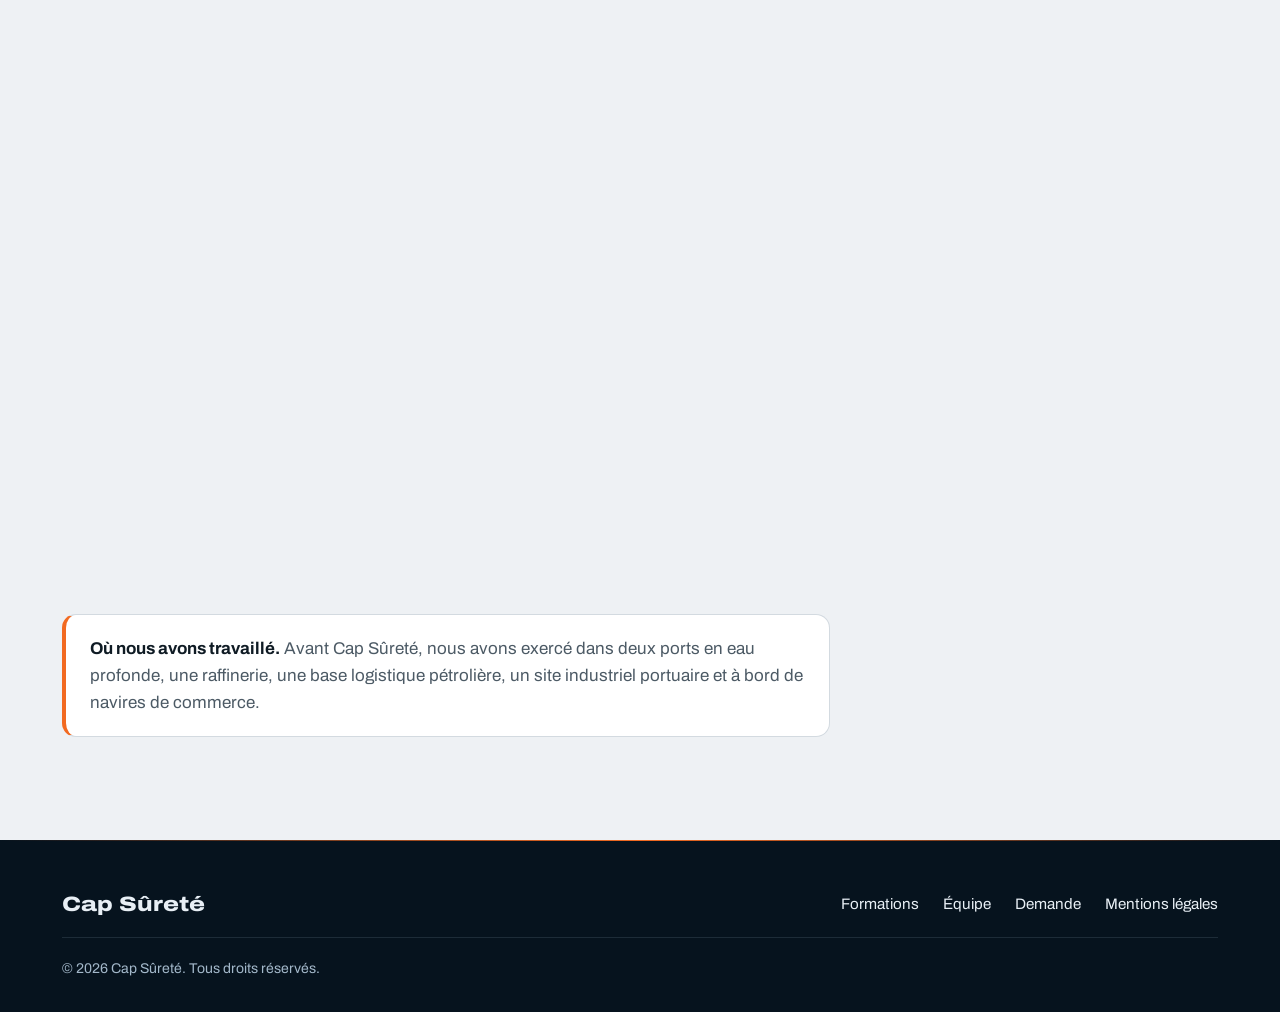
<file: modele-2-vigie/equipe.html>
<!doctype html>
<html lang="fr">
<head>
  <meta charset="utf-8">
  <meta name="viewport" content="width=device-width, initial-scale=1">
  <title>Cap Sûreté | Équipe</title>
  <meta name="description" content="Cinq spécialistes de la sûreté portuaire, des navires, du droit maritime, de l'analyse de la menace et de la cybersécurité.">
  <meta name="theme-color" content="#0F2D46">
  <!-- Maquette : retirer la ligne suivante pour autoriser l'indexation -->
  <meta name="robots" content="noindex, nofollow">
  <meta http-equiv="Content-Security-Policy" content="default-src 'self'; img-src 'self' data:; style-src 'self'; script-src 'self'; base-uri 'self'; object-src 'none'">
  <meta name="referrer" content="strict-origin-when-cross-origin">
  <link rel="icon" href="assets/img/favicon.svg" type="image/svg+xml">
  <link rel="stylesheet" href="assets/css/vigie.css">
</head>
<body data-page="equipe">
  <a class="skip" href="#contenu">Aller au contenu</a>
  <p class="demo-note">Maquette de démonstration : les noms et profils de l'équipe sont fictifs.</p>

  <header class="hd">
    <div class="wrap hd__bar">
      <a class="brand" href="index.html" aria-label="Cap Sûreté, accueil">
        <svg class="brand__mark" viewBox="0 0 32 32" aria-hidden="true"><rect class="bm-a" x="1" y="1" width="30" height="30" rx="3"/><rect class="bm-b" x="1" y="1" width="30" height="7" rx="3"/><path class="bm-c" d="M9 13v13M16 13v13M23 13v13"/></svg>
        <span>Cap Sûreté</span>
      </a>
      <nav class="nav" id="nav" aria-label="Navigation principale">
        <a href="index.html#explorer">Explorer</a>
        <a href="formations.html">Formations</a>
        <a href="equipe.html">Équipe</a>
        <a class="nav__cta" href="demande.html">Faire une demande <span class="count" data-cart-count hidden></span></a>
      </nav>
      <div class="hd__tools">
        <div class="rolepick">
          <button class="rolepick__btn" id="role-btn" type="button" aria-expanded="false" aria-controls="role-menu">Profil : <strong data-role-label>à choisir</strong></button>
          <div class="rolepick__menu" id="role-menu" hidden></div>
        </div>
        <button class="nav-btn" type="button" aria-expanded="false" aria-controls="nav">Menu</button>
      </div>
    </div>
  </header>

  <main id="contenu">
    <section class="pagehead" aria-labelledby="h-page">
      <div class="wrap">
        <h1 id="h-page">Équipe</h1>
        <p class="lead">Nous sommes cinq, passés par les ports, les navires, le droit maritime et la cybersécurité. Chacun a son domaine, et sur une mission nous intervenons souvent à plusieurs.</p>
      </div>
    </section>

    <section class="sec sec--tight" aria-labelledby="h-matrix">
      <div class="wrap">
        <div class="sec__head">
          <h2 id="h-matrix">Qui fait quoi</h2>
          <p>Cliquez sur un domaine pour voir qui s'en charge.</p>
        </div>
        <div class="matrix-wrap">
          <table class="matrix" id="matrix">
            <caption class="sr-only">Compétences de l'équipe par domaine</caption>
          </table>
        </div>
        <p class="legend"><span class="dot dot--2" aria-hidden="true"></span> Référent <span class="dot dot--1" aria-hidden="true"></span> Intervient</p>
      </div>
    </section>

    <section class="sec sec--line" aria-labelledby="h-roster">
      <div class="wrap">
        <div class="sec__head"><h2 id="h-roster">Parcours</h2></div>
        <ul class="roster" id="roster"></ul>
        <p class="refs"><strong>Où nous avons travaillé.</strong> Avant Cap Sûreté, nous avons exercé dans deux ports en eau profonde, une raffinerie, une base logistique pétrolière, un site industriel portuaire et à bord de navires de commerce.</p>
      </div>
    </section>
  </main>

  <footer class="ft">
    <div class="wrap ft__in">
      <p class="ft__brand">Cap Sûreté</p>
      <nav aria-label="Pied de page"><a href="formations.html">Formations</a><a href="equipe.html">Équipe</a><a href="demande.html">Demande</a><a href="mentions-legales.html">Mentions légales</a></nav>
      <p class="ft__legal">© <span data-year>2026</span> Cap Sûreté. Tous droits réservés.</p>
    </div>
  </footer>

  <script src="assets/js/data.js" defer></script>
  <script src="assets/js/vigie.js" defer></script>
</body>
</html>
</file>
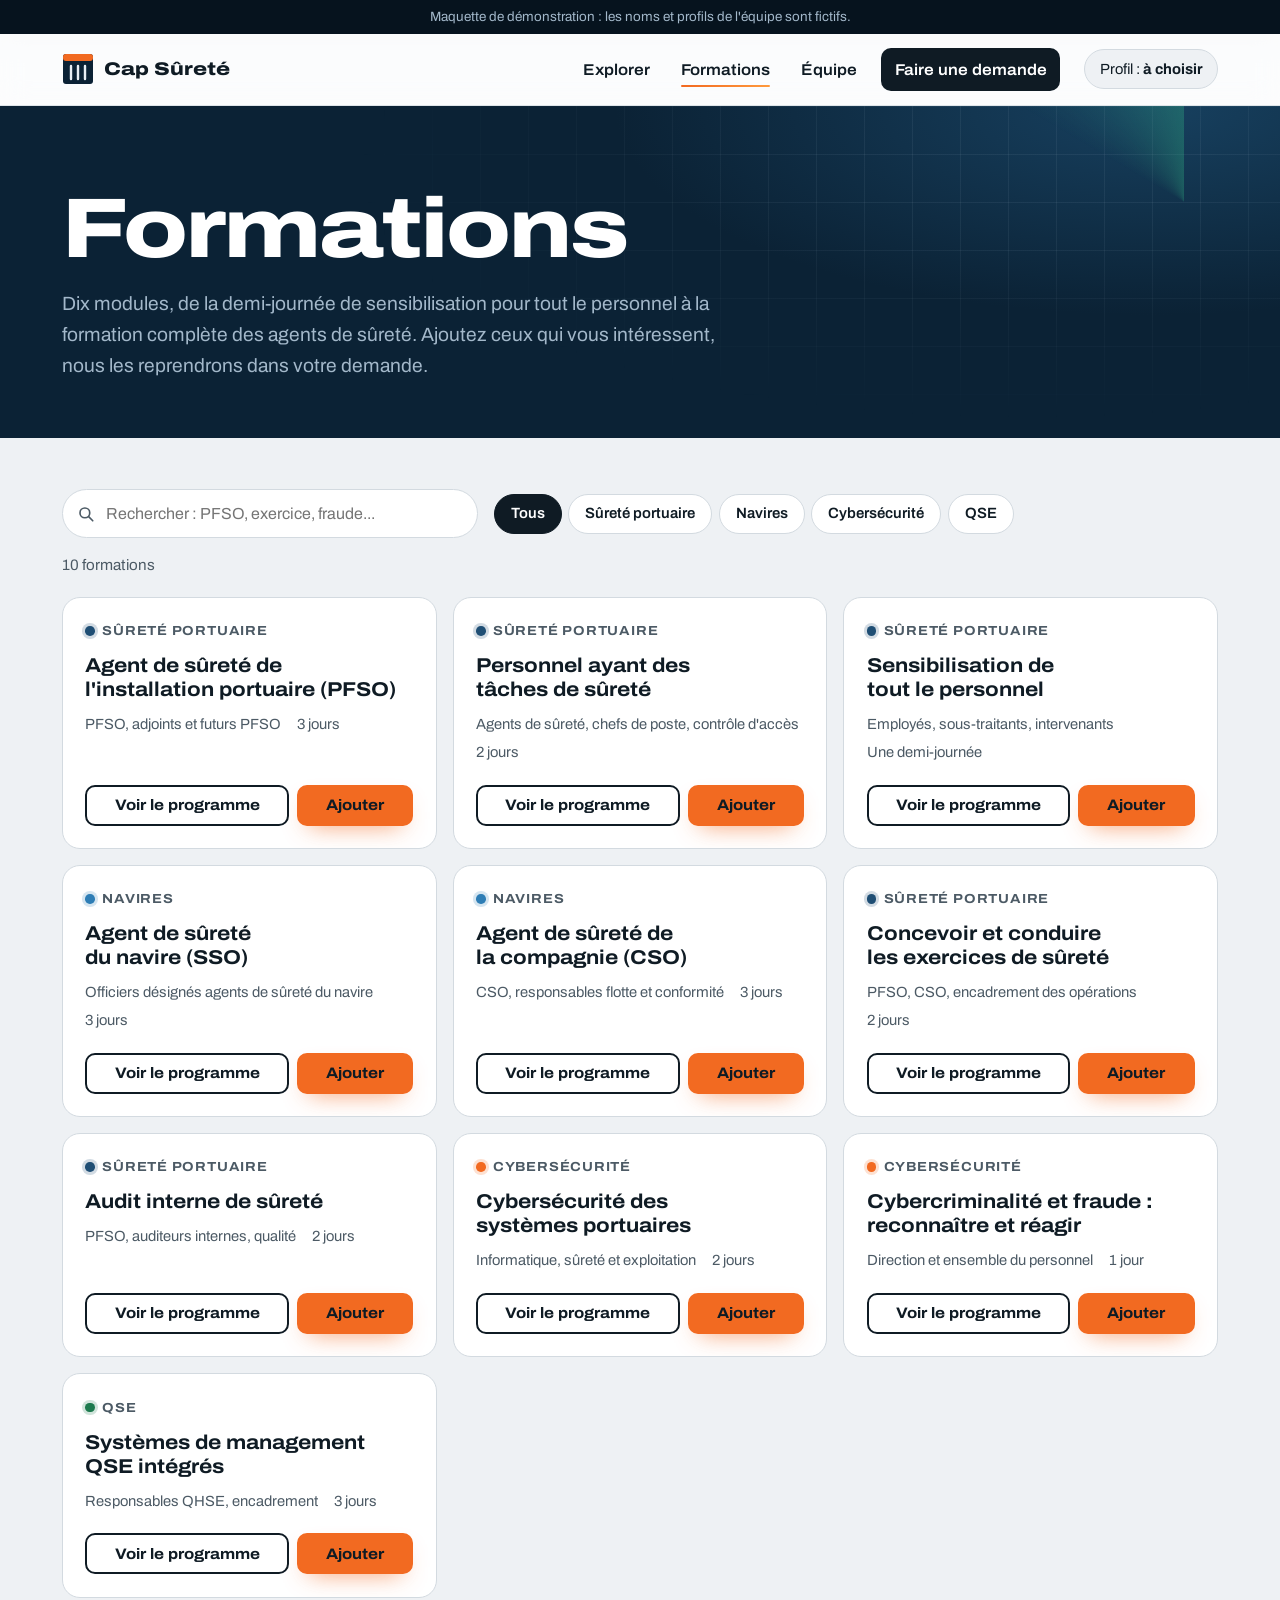
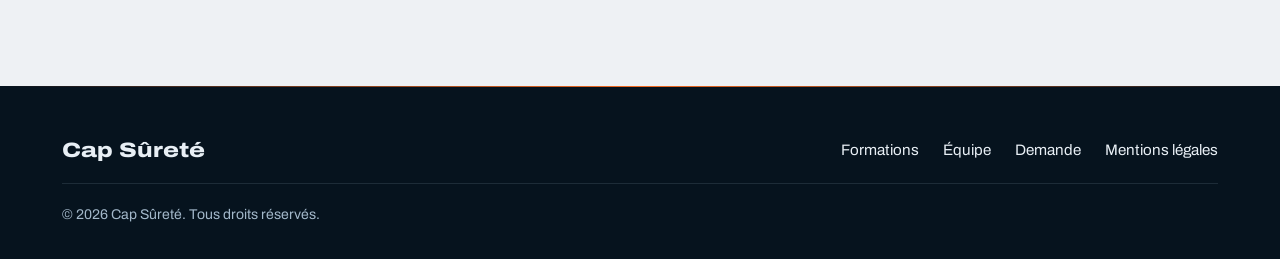
<file: modele-2-vigie/formations.html>
<!doctype html>
<html lang="fr">
<head>
  <meta charset="utf-8">
  <meta name="viewport" content="width=device-width, initial-scale=1">
  <title>Cap Sûreté | Formations</title>
  <meta name="description" content="Nos formations en sûreté portuaire, sûreté des navires, cybersécurité et QSE.">
  <meta name="theme-color" content="#0F2D46">
  <!-- Maquette : retirer la ligne suivante pour autoriser l'indexation -->
  <meta name="robots" content="noindex, nofollow">
  <meta http-equiv="Content-Security-Policy" content="default-src 'self'; img-src 'self' data:; style-src 'self'; script-src 'self'; base-uri 'self'; object-src 'none'">
  <meta name="referrer" content="strict-origin-when-cross-origin">
  <link rel="icon" href="assets/img/favicon.svg" type="image/svg+xml">
  <link rel="stylesheet" href="assets/css/vigie.css">
</head>
<body data-page="formations">
  <a class="skip" href="#contenu">Aller au contenu</a>
  <p class="demo-note">Maquette de démonstration : les noms et profils de l'équipe sont fictifs.</p>

  <header class="hd">
    <div class="wrap hd__bar">
      <a class="brand" href="index.html" aria-label="Cap Sûreté, accueil">
        <svg class="brand__mark" viewBox="0 0 32 32" aria-hidden="true"><rect class="bm-a" x="1" y="1" width="30" height="30" rx="3"/><rect class="bm-b" x="1" y="1" width="30" height="7" rx="3"/><path class="bm-c" d="M9 13v13M16 13v13M23 13v13"/></svg>
        <span>Cap Sûreté</span>
      </a>
      <nav class="nav" id="nav" aria-label="Navigation principale">
        <a href="index.html#explorer">Explorer</a>
        <a href="formations.html">Formations</a>
        <a href="equipe.html">Équipe</a>
        <a class="nav__cta" href="demande.html">Faire une demande <span class="count" data-cart-count hidden></span></a>
      </nav>
      <div class="hd__tools">
        <div class="rolepick">
          <button class="rolepick__btn" id="role-btn" type="button" aria-expanded="false" aria-controls="role-menu">Profil : <strong data-role-label>à choisir</strong></button>
          <div class="rolepick__menu" id="role-menu" hidden></div>
        </div>
        <button class="nav-btn" type="button" aria-expanded="false" aria-controls="nav">Menu</button>
      </div>
    </div>
  </header>

  <main id="contenu">
    <section class="pagehead" aria-labelledby="h-page">
      <div class="wrap">
        <h1 id="h-page">Formations</h1>
        <p class="lead">Dix modules, de la demi-journée de sensibilisation pour tout le personnel à la formation complète des agents de sûreté. Ajoutez ceux qui vous intéressent, nous les reprendrons dans votre demande.</p>
      </div>
    </section>

    <section class="sec sec--tight" aria-label="Catalogue">
      <div class="wrap">
        <div class="tools">
          <label class="search">
            <span class="sr-only">Rechercher une formation</span>
            <input id="q" type="search" placeholder="Rechercher : PFSO, exercice, fraude..." autocomplete="off">
          </label>
          <div class="filters" id="filters" role="group" aria-label="Filtrer par domaine"></div>
          <button class="toggle" id="for-me" type="button" aria-pressed="false" hidden>Conseillées pour mon profil</button>
        </div>
        <p class="results" id="results" role="status"></p>
        <div class="cards" id="cards"></div>
        <noscript><p>Le catalogue nécessite JavaScript. Écrivez-nous pour recevoir le programme complet.</p></noscript>
      </div>
    </section>

    <dialog class="dlg" id="dlg" aria-labelledby="dlg-title">
      <div class="dlg__in">
        <div class="dlg__top">
          <p class="tag" id="dlg-tag"></p>
          <button class="dlg__close" type="button" data-close>Fermer</button>
        </div>
        <h2 id="dlg-title"></h2>
        <dl class="meta" id="dlg-meta"></dl>
        <div class="dlg__cols">
          <div><h3>Objectifs</h3><ul id="dlg-goals"></ul></div>
          <div><h3>Programme</h3><ul id="dlg-prog"></ul></div>
        </div>
        <div class="dlg__end">
          <button class="btn" type="button" id="dlg-add">Ajouter à ma demande</button>
          <p class="dlg__note">Nous adaptons la durée et le programme à votre installation.</p>
        </div>
      </div>
    </dialog>

    <div class="tray" id="tray" hidden>
      <div class="wrap tray__in">
        <p id="tray-text"></p>
        <div class="tray__act">
          <button class="linkbtn" type="button" id="tray-clear">Vider</button>
          <a class="btn btn--sm" href="demande.html">Préparer la demande</a>
        </div>
      </div>
    </div>
  </main>

  <footer class="ft">
    <div class="wrap ft__in">
      <p class="ft__brand">Cap Sûreté</p>
      <nav aria-label="Pied de page"><a href="formations.html">Formations</a><a href="equipe.html">Équipe</a><a href="demande.html">Demande</a><a href="mentions-legales.html">Mentions légales</a></nav>
      <p class="ft__legal">© <span data-year>2026</span> Cap Sûreté. Tous droits réservés.</p>
    </div>
  </footer>

  <script src="assets/js/data.js" defer></script>
  <script src="assets/js/vigie.js" defer></script>
</body>
</html>
</file>
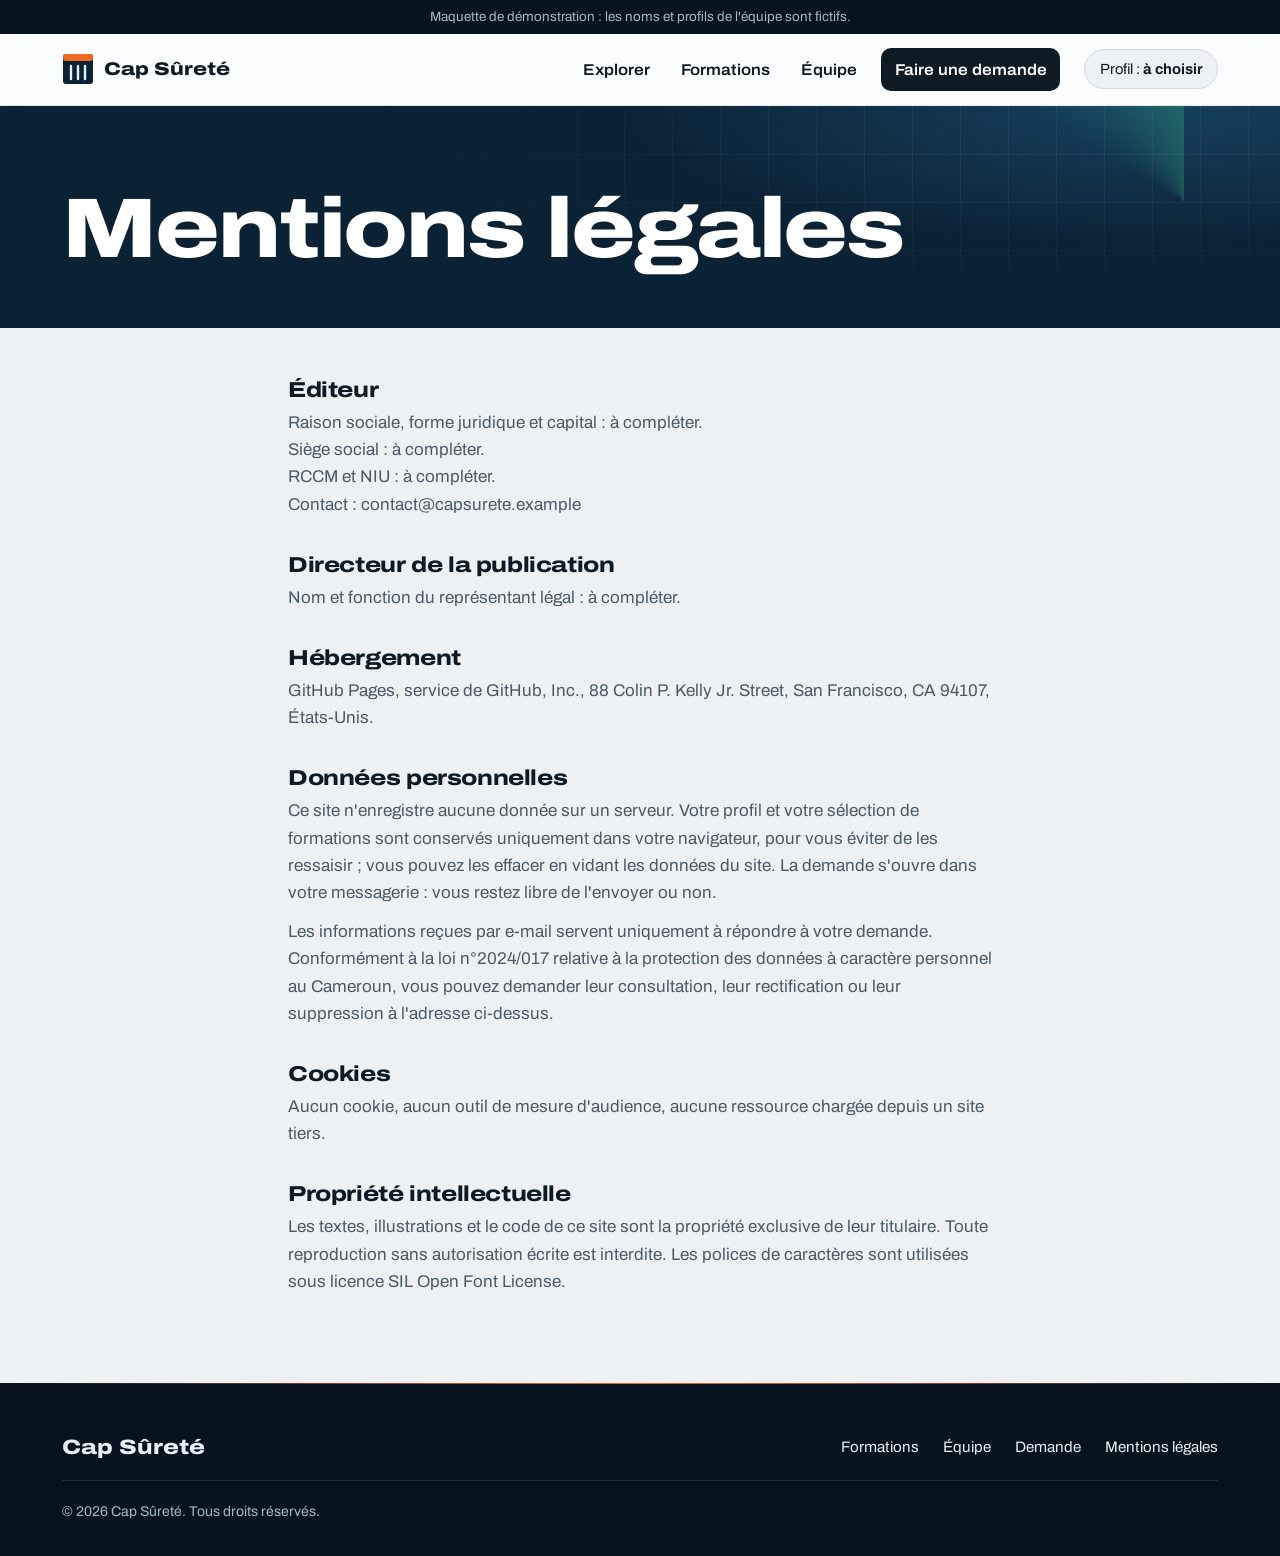
<file: modele-2-vigie/mentions-legales.html>
<!doctype html>
<html lang="fr">
<head>
  <meta charset="utf-8">
  <meta name="viewport" content="width=device-width, initial-scale=1">
  <title>Cap Sûreté | Mentions légales</title>
  <meta name="description" content="Mentions légales et données personnelles.">
  <meta name="theme-color" content="#0F2D46">
  <!-- Maquette : retirer la ligne suivante pour autoriser l'indexation -->
  <meta name="robots" content="noindex, nofollow">
  <meta http-equiv="Content-Security-Policy" content="default-src 'self'; img-src 'self' data:; style-src 'self'; script-src 'self'; base-uri 'self'; object-src 'none'">
  <meta name="referrer" content="strict-origin-when-cross-origin">
  <link rel="icon" href="assets/img/favicon.svg" type="image/svg+xml">
  <link rel="stylesheet" href="assets/css/vigie.css">
</head>
<body data-page="legal">
  <a class="skip" href="#contenu">Aller au contenu</a>
  <p class="demo-note">Maquette de démonstration : les noms et profils de l'équipe sont fictifs.</p>

  <header class="hd">
    <div class="wrap hd__bar">
      <a class="brand" href="index.html" aria-label="Cap Sûreté, accueil">
        <svg class="brand__mark" viewBox="0 0 32 32" aria-hidden="true"><rect class="bm-a" x="1" y="1" width="30" height="30" rx="3"/><rect class="bm-b" x="1" y="1" width="30" height="7" rx="3"/><path class="bm-c" d="M9 13v13M16 13v13M23 13v13"/></svg>
        <span>Cap Sûreté</span>
      </a>
      <nav class="nav" id="nav" aria-label="Navigation principale">
        <a href="index.html#explorer">Explorer</a>
        <a href="formations.html">Formations</a>
        <a href="equipe.html">Équipe</a>
        <a class="nav__cta" href="demande.html">Faire une demande <span class="count" data-cart-count hidden></span></a>
      </nav>
      <div class="hd__tools">
        <div class="rolepick">
          <button class="rolepick__btn" id="role-btn" type="button" aria-expanded="false" aria-controls="role-menu">Profil : <strong data-role-label>à choisir</strong></button>
          <div class="rolepick__menu" id="role-menu" hidden></div>
        </div>
        <button class="nav-btn" type="button" aria-expanded="false" aria-controls="nav">Menu</button>
      </div>
    </div>
  </header>

  <main id="contenu">
    <section class="pagehead" aria-labelledby="h-page">
      <div class="wrap"><h1 id="h-page">Mentions légales</h1></div>
    </section>
    <section class="sec sec--tight">
      <div class="wrap legal">
        <h2>Éditeur</h2>
        <p>Raison sociale, forme juridique et capital : à compléter.<br>Siège social : à compléter.<br>RCCM et NIU : à compléter.<br>Contact : contact@capsurete.example</p>
        <h2>Directeur de la publication</h2>
        <p>Nom et fonction du représentant légal : à compléter.</p>
        <h2>Hébergement</h2>
        <p>GitHub Pages, service de GitHub, Inc., 88 Colin P. Kelly Jr. Street, San Francisco, CA 94107, États-Unis.</p>
        <h2>Données personnelles</h2>
        <p>Ce site n'enregistre aucune donnée sur un serveur. Votre profil et votre sélection de formations sont conservés uniquement dans votre navigateur, pour vous éviter de les ressaisir ; vous pouvez les effacer en vidant les données du site. La demande s'ouvre dans votre messagerie : vous restez libre de l'envoyer ou non.</p>
        <p>Les informations reçues par e-mail servent uniquement à répondre à votre demande. Conformément à la loi n°2024/017 relative à la protection des données à caractère personnel au Cameroun, vous pouvez demander leur consultation, leur rectification ou leur suppression à l'adresse ci-dessus.</p>
        <h2>Cookies</h2>
        <p>Aucun cookie, aucun outil de mesure d'audience, aucune ressource chargée depuis un site tiers.</p>
        <h2>Propriété intellectuelle</h2>
        <p>Les textes, illustrations et le code de ce site sont la propriété exclusive de leur titulaire. Toute reproduction sans autorisation écrite est interdite. Les polices de caractères sont utilisées sous licence SIL Open Font License.</p>
      </div>
    </section>
  </main>

  <footer class="ft">
    <div class="wrap ft__in">
      <p class="ft__brand">Cap Sûreté</p>
      <nav aria-label="Pied de page"><a href="formations.html">Formations</a><a href="equipe.html">Équipe</a><a href="demande.html">Demande</a><a href="mentions-legales.html">Mentions légales</a></nav>
      <p class="ft__legal">© <span data-year>2026</span> Cap Sûreté. Tous droits réservés.</p>
    </div>
  </footer>

  <script src="assets/js/data.js" defer></script>
  <script src="assets/js/vigie.js" defer></script>
</body>
</html>
</file>
<file: choix.css>
:root { --bg: #081520; --ink: #EAF1F5; --ink-2: #9FB2BF; --line: rgb(159 178 191 / 0.18); --sea: #14A185; --orange: #F26A21; --ease: cubic-bezier(0.2, 0.7, 0.2, 1); }
*, *::before, *::after { box-sizing: border-box; }
body { margin: 0; min-height: 100vh; background: var(--bg); color: var(--ink); font-family: system-ui, -apple-system, "Segoe UI", Roboto, sans-serif; font-size: 1.0625rem; line-height: 1.55; -webkit-font-smoothing: antialiased; overflow-x: hidden; }
.wrap { position: relative; max-width: 1080px; margin-inline: auto; padding: clamp(3rem, 9vw, 6rem) clamp(1rem, 4vw, 2rem); }

/* Fond animé */
.aurora { position: fixed; inset: 0; z-index: 0; pointer-events: none; overflow: hidden; }
.aurora::after { content: ""; position: absolute; inset: 0; background-image: linear-gradient(var(--line) 1px, transparent 1px), linear-gradient(90deg, var(--line) 1px, transparent 1px); background-size: 56px 56px; -webkit-mask-image: radial-gradient(ellipse 70% 60% at 50% 20%, #000 10%, transparent 70%); mask-image: radial-gradient(ellipse 70% 60% at 50% 20%, #000 10%, transparent 70%); opacity: 0.5; }
.aurora span { position: absolute; border-radius: 50%; filter: blur(70px); opacity: 0.45; animation: drift 20s ease-in-out infinite alternate; }
.aurora span:nth-child(1) { width: 38rem; height: 38rem; left: -10rem; top: -14rem; background: radial-gradient(circle, var(--sea), transparent 70%); }
.aurora span:nth-child(2) { width: 34rem; height: 34rem; right: -10rem; top: 6rem; background: radial-gradient(circle, var(--orange), transparent 70%); animation-duration: 24s; animation-delay: -8s; opacity: 0.32; }
.aurora span:nth-child(3) { width: 28rem; height: 28rem; left: 35%; bottom: -16rem; background: radial-gradient(circle, #1F4E74, transparent 70%); animation-duration: 28s; animation-delay: -14s; }
@keyframes drift { 0% { transform: translate(0, 0) scale(1); } 50% { transform: translate(4rem, 2rem) scale(1.1); } 100% { transform: translate(-2rem, 4rem) scale(0.95); } }

/* En-tête */
.eyebrow { display: inline-flex; align-items: center; gap: 0.6rem; margin: 0; padding: 0.35rem 0.9rem 0.35rem 0.6rem; border: 1px solid var(--line); border-radius: 999px; background: rgb(255 255 255 / 0.04); color: var(--ink-2); font-size: 0.88rem; font-weight: 500; backdrop-filter: blur(6px); }
.pulse { position: relative; width: 0.55rem; height: 0.55rem; border-radius: 50%; background: var(--sea); }
.pulse::after { content: ""; position: absolute; inset: 0; border-radius: 50%; background: var(--sea); animation: pulse 2s ease-out infinite; }
@keyframes pulse { 0% { transform: scale(1); opacity: 0.7; } 100% { transform: scale(3.2); opacity: 0; } }
h1 { margin: 1.25rem 0 0; font-size: clamp(2.5rem, 7vw, 4.75rem); line-height: 1.02; letter-spacing: -0.04em; font-weight: 750; text-wrap: balance; }
.hl { background: linear-gradient(110deg, var(--sea), #7DE3C8 40%, var(--orange)); -webkit-background-clip: text; background-clip: text; color: transparent; }
.lead { margin: 1.25rem 0 0; color: var(--ink-2); max-width: 38rem; font-size: 1.18rem; }

/* Cartes */
.pair { display: grid; grid-template-columns: repeat(2, minmax(0, 1fr)); gap: 1.25rem; margin-top: 3rem; }
.model { --c: var(--sea); --mx: 50%; --my: 50%; position: relative; isolation: isolate; overflow: hidden; display: grid; gap: 0.9rem; align-content: start; padding: 1.25rem 1.25rem 1.6rem; background: rgb(255 255 255 / 0.04); border: 1px solid var(--line); border-radius: 24px; color: var(--ink); text-decoration: none; backdrop-filter: blur(10px); transition: border-color 0.3s ease, transform 0.45s var(--ease), box-shadow 0.45s ease, background-color 0.3s ease; }
.model--b { --c: var(--orange); }
.model::before { content: ""; position: absolute; inset: 0; z-index: -1; background: radial-gradient(22rem circle at var(--mx) var(--my), color-mix(in srgb, var(--c) 22%, transparent), transparent 60%); opacity: 0; transition: opacity 0.35s ease; }
.model:hover { transform: translateY(-6px); border-color: color-mix(in srgb, var(--c) 60%, transparent); background: rgb(255 255 255 / 0.06); box-shadow: 0 40px 80px -30px color-mix(in srgb, var(--c) 50%, transparent); }
.model:hover::before { opacity: 1; }
.model:focus-visible { outline: 3px solid var(--c); outline-offset: 4px; }
.model__name { padding-inline: 0.35rem; font-size: 1.55rem; font-weight: 700; letter-spacing: -0.02em; }
.model__pitch { padding-inline: 0.35rem; font-size: 1.08rem; }
.model__path { padding-inline: 0.35rem; color: var(--ink-2); }
.model__path strong { display: block; color: var(--ink); font-weight: 600; margin-bottom: 0.2rem; }
.model__go { justify-self: start; display: inline-flex; align-items: center; gap: 0.6rem; margin: 0.5rem 0.35rem 0; padding: 0.65rem 1.2rem; background: var(--c); color: #081520; border-radius: 999px; font-weight: 650; transition: gap 0.3s var(--ease); }
.model__go::after { content: ""; width: 0.5rem; height: 0.5rem; border-top: 2px solid currentColor; border-right: 2px solid currentColor; transform: rotate(45deg); }
.model:hover .model__go { gap: 1rem; }

/* Aperçus miniatures */
.preview { position: relative; display: grid; grid-template-columns: 1.1fr 0.9fr; gap: 0.75rem; align-items: center; height: 11rem; padding: 2.1rem 1rem 1rem; border-radius: 16px; overflow: hidden; transition: transform 0.6s var(--ease); }
.model:hover .preview { transform: scale(1.02); }
.model--a .preview { background: linear-gradient(160deg, #FAFCFC, #E2F3EE); }
.model--b .preview { background: radial-gradient(ellipse at 80% 20%, #17405F, #0B2235 70%); }
.pv-bar { position: absolute; inset: 0 0 auto; height: 1.4rem; background: rgb(255 255 255 / 0.6); border-bottom: 1px solid rgb(0 0 0 / 0.06); }
.model--b .pv-bar { background: rgb(255 255 255 / 0.9); }
.pv-hero { display: grid; gap: 0.45rem; }
.pv-l { display: block; height: 0.6rem; border-radius: 4px; background: #0B1F26; }
.pv-l--xl { width: 90%; height: 1rem; }
.pv-l--md { width: 70%; height: 1rem; background: linear-gradient(110deg, #0B6E5B, #14A185); }
.pv-l--sm { width: 80%; opacity: 0.25; }
.model--b .pv-l { background: #FFFFFF; }
.model--b .pv-l--md { background: linear-gradient(110deg, #F26A21, #FF9A3D); }
.pv-card { display: grid; gap: 0.35rem; padding: 0.6rem; background: #FFFFFF; border-radius: 10px; box-shadow: 0 10px 24px -12px rgb(11 31 38 / 0.4); animation: float 5s ease-in-out infinite; }
.pv-ring { width: 1.6rem; height: 1.6rem; border-radius: 50%; background: conic-gradient(#14A185 0 70%, #E1E8EA 70% 100%); -webkit-mask-image: radial-gradient(circle, transparent 0 45%, #000 46%); mask-image: radial-gradient(circle, transparent 0 45%, #000 46%); animation: spin 6s linear infinite; }
.pv-opt { height: 0.75rem; border: 1px solid #C9D5D9; border-radius: 4px; }
.pv-opt:nth-child(3) { background: #E2F3EE; border-color: #0B6E5B; }
.pv-tiles { display: grid; grid-template-columns: repeat(4, 1fr); gap: 0.25rem; margin-top: 0.3rem; }
.pv-tiles span { height: 1.3rem; border-radius: 4px; background: rgb(255 255 255 / 0.1); border: 1px solid rgb(255 255 255 / 0.15); }
.pv-tiles span:nth-child(2) { background: #FFFFFF; }
.pv-radar { position: relative; justify-self: center; width: 6.5rem; aspect-ratio: 1; border-radius: 50%; background: repeating-radial-gradient(circle, transparent 0 calc(25% - 1px), rgb(163 184 202 / 0.3) calc(25% - 1px) 25%); }
.pv-radar span { position: absolute; inset: 0; border-radius: 50%; background: conic-gradient(transparent 0deg 290deg, rgb(54 192 138 / 0.6) 360deg); animation: spin 4s linear infinite; }
@keyframes float { 50% { transform: translateY(-5px); } }
@keyframes spin { to { transform: rotate(360deg); } }

/* Entrée */
.wrap > * { animation: rise 0.9s var(--ease) both; }
.wrap > :nth-child(2) { animation-delay: 0.1s; }
.wrap > :nth-child(3) { animation-delay: 0.2s; }
.pair .model { animation: rise 1s var(--ease) backwards; }
.pair .model:nth-child(1) { animation-delay: 0.35s; }
.pair .model:nth-child(2) { animation-delay: 0.5s; }
.pair { animation: none; }
@keyframes rise { from { opacity: 0; transform: translateY(28px); } to { opacity: 1; transform: none; } }

@media (max-width: 720px) { .pair { grid-template-columns: minmax(0, 1fr); } }
@media (prefers-reduced-motion: reduce) {
  *, *::before, *::after { animation-duration: 0.01ms !important; animation-iteration-count: 1 !important; animation-delay: 0s !important; transition-duration: 0.01ms !important; }
}
</file>
<file: modele-1-escale/assets/css/escale.css>
/* Modèle 1 « Escale » : conseil, épuré, page unique */

@font-face { font-family: "Schibsted Grotesk"; font-weight: 400; font-style: normal; font-display: swap; src: url("../fonts/schibsted-grotesk-latin-400-normal.woff2") format("woff2"); }
@font-face { font-family: "Schibsted Grotesk"; font-weight: 500; font-style: normal; font-display: swap; src: url("../fonts/schibsted-grotesk-latin-500-normal.woff2") format("woff2"); }
@font-face { font-family: "Schibsted Grotesk"; font-weight: 600; font-style: normal; font-display: swap; src: url("../fonts/schibsted-grotesk-latin-600-normal.woff2") format("woff2"); }
@font-face { font-family: "Schibsted Grotesk"; font-weight: 700; font-style: normal; font-display: swap; src: url("../fonts/schibsted-grotesk-latin-700-normal.woff2") format("woff2"); }

@property --a { syntax: "<angle>"; inherits: false; initial-value: 0deg; }

:root {
  --paper: #FFFFFF;
  --bg: #FAFCFC;
  --mist: #F1F6F6;
  --ink: #0B1F26;
  --ink-2: #4E6169;
  --line: #E1E8EA;
  --line-2: #C9D5D9;
  --sea: #0B6E5B;
  --sea-dark: #075142;
  --sea-2: #14A185;
  --sea-3: #0E7C93;
  --sea-soft: #E2F3EE;
  --glow: #7DE3C8;
  --amber: #8A5300;
  --amber-soft: #FBEFD9;
  --red: #A8231A;
  --red-soft: #FBE9E7;
  --grad: linear-gradient(120deg, var(--sea) 0%, var(--sea-2) 45%, var(--sea-3) 100%);
  --font: "Schibsted Grotesk", system-ui, -apple-system, "Segoe UI", sans-serif;
  --wrap: 1180px;
  --gut: clamp(1rem, 4vw, 2rem);
  --r: 14px;
  --ease: cubic-bezier(0.2, 0.7, 0.2, 1);
  --shadow: 0 1px 2px rgb(11 31 38 / 0.04), 0 12px 32px -12px rgb(11 31 38 / 0.16);
  --shadow-lg: 0 2px 4px rgb(11 31 38 / 0.04), 0 30px 60px -24px rgb(11 31 38 / 0.32);
  interpolate-size: allow-keywords;
}

*, *::before, *::after { box-sizing: border-box; }
html { -webkit-text-size-adjust: 100%; scroll-behavior: smooth; scroll-padding-top: 5rem; }
body { margin: 0; background: var(--bg); color: var(--ink); font-family: var(--font); font-size: 1.0625rem; line-height: 1.6; -webkit-font-smoothing: antialiased; }
h1, h2, h3, p, ul, ol, dl, dd { margin: 0; }
ul, ol { padding: 0; }
h1, h2, h3 { line-height: 1.08; letter-spacing: -0.025em; text-wrap: balance; }
h1 { font-size: clamp(2.7rem, 6.4vw, 5rem); font-weight: 700; letter-spacing: -0.045em; line-height: 1.02; }
h2 { font-size: clamp(2rem, 4vw, 3rem); font-weight: 700; letter-spacing: -0.035em; }
h3 { font-size: 1.3rem; font-weight: 600; }
a { color: var(--sea); text-underline-offset: 0.2em; }
::selection { background: var(--glow); color: var(--ink); }
:focus-visible { outline: 3px solid var(--sea-2); outline-offset: 3px; border-radius: 6px; }
button { font: inherit; color: inherit; }

.wrap { max-width: var(--wrap); margin-inline: auto; padding-inline: var(--gut); }
.skip { position: absolute; left: 1rem; top: -5rem; z-index: 99; padding: 0.6rem 1rem; background: var(--ink); color: var(--paper); border-radius: 8px; }
.skip:focus { top: 0.75rem; }
.demo-note { padding: 0.45rem var(--gut); background: var(--ink); color: #B9CDD2; font-size: 0.85rem; text-align: center; letter-spacing: 0.01em; }

/* Barre de lecture */
.scrollbar { position: fixed; inset: 0 0 auto; z-index: 60; height: 3px; background: var(--grad); transform-origin: left; transform: scaleX(0); pointer-events: none; }

/* ---------- En-tête ---------- */
.top { position: sticky; top: 0; z-index: 40; background: color-mix(in srgb, var(--bg) 72%, transparent); backdrop-filter: saturate(1.6) blur(14px); -webkit-backdrop-filter: saturate(1.6) blur(14px); border-bottom: 1px solid transparent; transition: border-color 0.3s ease, box-shadow 0.3s ease, background-color 0.3s ease; }
.top[data-scrolled="true"] { border-bottom-color: var(--line); background: color-mix(in srgb, var(--paper) 82%, transparent); box-shadow: 0 10px 30px -20px rgb(11 31 38 / 0.25); }
.top__bar { display: flex; align-items: center; justify-content: space-between; gap: 1rem; min-height: 4.5rem; transition: min-height 0.3s var(--ease); }
.top[data-scrolled="true"] .top__bar { min-height: 3.9rem; }
.logo { display: inline-flex; align-items: center; gap: 0.6rem; color: var(--ink); text-decoration: none; font-weight: 700; font-size: 1.18rem; letter-spacing: -0.02em; }
.logo__mark { width: 2rem; height: 2rem; transition: transform 0.6s var(--ease); }
.logo:hover .logo__mark { transform: rotate(-20deg) scale(1.06); }
.logo__mark circle { fill: var(--sea); }
.logo__mark path { fill: none; stroke: var(--paper); stroke-width: 2.2; stroke-linecap: round; }
.menu { display: flex; align-items: center; gap: 0.2rem; padding: 0.3rem; border: 1px solid var(--line); border-radius: 999px; background: color-mix(in srgb, var(--paper) 70%, transparent); }
.menu a { position: relative; padding: 0.45rem 0.95rem; border-radius: 999px; color: var(--ink-2); text-decoration: none; font-weight: 500; font-size: 0.96rem; transition: color 0.2s ease, background-color 0.2s ease; }
.menu a:hover { color: var(--ink); background: var(--mist); }
.menu a[aria-current="true"] { color: var(--sea-dark); background: var(--sea-soft); }
.menu .menu__cta { margin-left: 0.3rem; background: var(--ink); color: var(--paper); overflow: hidden; }
.menu .menu__cta:hover { background: var(--sea); color: var(--paper); }
.menu-btn { display: none; min-height: 2.6rem; padding: 0.35rem 1.1rem; background: var(--paper); border: 1px solid var(--line-2); border-radius: 999px; font-weight: 500; cursor: pointer; }
@media (max-width: 860px) {
  .menu-btn { display: inline-flex; align-items: center; }
  .menu { display: none; position: absolute; inset: calc(100% + 0.5rem) var(--gut) auto; flex-direction: column; align-items: stretch; gap: 0.15rem; padding: 0.5rem; background: var(--paper); border-radius: 20px; box-shadow: var(--shadow-lg); }
  .menu[data-open="true"] { display: flex; animation: drop 0.3s var(--ease) both; }
  .menu a { border-radius: 12px; padding: 0.85rem 1rem; }
  .menu .menu__cta { margin: 0.35rem 0 0; text-align: center; }
}
@keyframes drop { from { opacity: 0; transform: translateY(-8px) scale(0.98); } to { opacity: 1; transform: none; } }

/* ---------- Boutons ---------- */
.btn { position: relative; isolation: isolate; overflow: hidden; display: inline-flex; align-items: center; justify-content: center; gap: 0.5rem; min-height: 3.1rem; padding: 0.7rem 1.5rem; border: 1px solid transparent; border-radius: 999px; background: var(--sea); color: #FFFFFF; font-weight: 600; font-size: 1rem; text-decoration: none; cursor: pointer; box-shadow: 0 8px 20px -10px rgb(11 110 91 / 0.7); transition: background-color 0.2s ease, border-color 0.2s ease, transform 0.25s var(--ease), box-shadow 0.25s ease; }
.btn::after { content: ""; position: absolute; inset: 0; z-index: -1; background: linear-gradient(110deg, transparent 30%, rgb(255 255 255 / 0.28) 50%, transparent 70%); transform: translateX(-120%); transition: transform 0.7s var(--ease); }
.btn:hover { background: var(--sea-dark); transform: translateY(-2px); box-shadow: 0 14px 28px -12px rgb(11 110 91 / 0.75); }
.btn:hover::after { transform: translateX(120%); }
.btn:active { transform: translateY(0) scale(0.98); }
.btn--line { background: transparent; color: var(--ink); border-color: var(--line-2); box-shadow: none; }
.btn--line:hover { background: var(--paper); border-color: var(--ink); box-shadow: var(--shadow); }
.btn--sm { min-height: 2.6rem; padding: 0.45rem 1.1rem; font-size: 0.95rem; }

/* ---------- Accueil ---------- */
.hero { position: relative; isolation: isolate; overflow: hidden; padding-block: clamp(2.5rem, 7vw, 5.5rem) clamp(3.5rem, 8vw, 7rem); }
.hero__bg { position: absolute; inset: 0; z-index: -1; pointer-events: none; }
.hero__bg::after { content: ""; position: absolute; inset: 0; background-image: linear-gradient(var(--line) 1px, transparent 1px), linear-gradient(90deg, var(--line) 1px, transparent 1px); background-size: 56px 56px; -webkit-mask-image: radial-gradient(ellipse 70% 60% at 50% 30%, #000 20%, transparent 75%); mask-image: radial-gradient(ellipse 70% 60% at 50% 30%, #000 20%, transparent 75%); opacity: 0.7; }
.blob { position: absolute; border-radius: 50%; filter: blur(60px); opacity: 0.55; animation: drift 18s ease-in-out infinite alternate; }
.blob--1 { width: 34rem; height: 34rem; left: -8rem; top: -12rem; background: radial-gradient(circle, #9BEBD6 0%, transparent 70%); }
.blob--2 { width: 30rem; height: 30rem; right: -6rem; top: 4rem; background: radial-gradient(circle, #A7DCEA 0%, transparent 70%); animation-duration: 22s; animation-delay: -6s; }
.blob--3 { width: 22rem; height: 22rem; left: 40%; bottom: -10rem; background: radial-gradient(circle, #C8F1E1 0%, transparent 70%); animation-duration: 26s; animation-delay: -12s; }
@keyframes drift { 0% { transform: translate(0, 0) scale(1); } 50% { transform: translate(4rem, 2rem) scale(1.12); } 100% { transform: translate(-2rem, 4rem) scale(0.95); } }

.hero__grid { display: grid; grid-template-columns: minmax(0, 1fr) minmax(0, 31rem); gap: clamp(2.5rem, 6vw, 5rem); align-items: start; }
.hero__text { display: grid; gap: 1.6rem; padding-top: clamp(0rem, 2vw, 1.5rem); }
.eyebrow { justify-self: start; display: inline-flex; align-items: center; gap: 0.6rem; padding: 0.35rem 0.9rem 0.35rem 0.55rem; background: color-mix(in srgb, var(--paper) 75%, transparent); border: 1px solid var(--line); border-radius: 999px; font-size: 0.88rem; font-weight: 500; color: var(--ink-2); backdrop-filter: blur(6px); }
.pulse { position: relative; width: 0.55rem; height: 0.55rem; border-radius: 50%; background: var(--sea-2); }
.pulse::after { content: ""; position: absolute; inset: 0; border-radius: 50%; background: var(--sea-2); animation: pulse 2s ease-out infinite; }
@keyframes pulse { 0% { transform: scale(1); opacity: 0.7; } 100% { transform: scale(3.2); opacity: 0; } }
.hl, .hl .w { background: var(--grad); -webkit-background-clip: text; background-clip: text; color: transparent; }
.w { display: inline-block; }
.lead { font-size: 1.22rem; line-height: 1.6; color: var(--ink-2); max-width: 34rem; }
.ticks { list-style: none; display: grid; gap: 0.6rem; }
.ticks li { position: relative; padding-left: 2rem; font-weight: 500; }
.ticks li::before { content: ""; position: absolute; left: 0; top: 0.15em; width: 1.3rem; height: 1.3rem; border-radius: 50%; background: var(--sea-soft); box-shadow: inset 0 0 0 1px color-mix(in srgb, var(--sea) 25%, transparent); }
.ticks li::after { content: ""; position: absolute; left: 0.42rem; top: 0.48em; width: 0.45rem; height: 0.25rem; border-left: 2px solid var(--sea); border-bottom: 2px solid var(--sea); transform: rotate(-45deg); }
.hero__hint { color: var(--ink-2); max-width: 31rem; padding-top: 1.4rem; border-top: 1px solid var(--line); }
@media (max-width: 920px) { .hero__grid { grid-template-columns: minmax(0, 1fr); } }

/* Entrée de l'accueil */
.js-motion .hero__text > *, .js-motion .diag { animation: rise 0.9s var(--ease) both; }
.js-motion .hero__text > :nth-child(1) { animation-delay: 0.05s; }
.js-motion .hero__text > :nth-child(2) { animation: none; }
.js-motion .hero__text > :nth-child(3) { animation-delay: 0.45s; }
.js-motion .hero__text > :nth-child(4) { animation-delay: 0.55s; }
.js-motion .hero__text > :nth-child(5) { animation-delay: 0.65s; }
.js-motion .diag { animation-delay: 0.35s; animation-duration: 1.1s; }
.js-motion h1 .w { opacity: 0; transform: translateY(0.5em) rotate(3deg); filter: blur(6px); animation: word 0.8s var(--ease) forwards; animation-delay: calc(0.12s + var(--i, 0) * 70ms); }
@keyframes rise { from { opacity: 0; transform: translateY(24px); } to { opacity: 1; transform: none; } }
@keyframes word { to { opacity: 1; transform: none; filter: none; } }

/* ---------- Bandeau défilant ---------- */
.ticker { position: relative; overflow: hidden; padding-block: 1.15rem; background: var(--ink); color: #D8E6E9; -webkit-mask-image: linear-gradient(90deg, transparent, #000 10%, #000 90%, transparent); mask-image: linear-gradient(90deg, transparent, #000 10%, #000 90%, transparent); }
.ticker__track { display: flex; width: max-content; animation: marquee 40s linear infinite; }
.ticker:hover .ticker__track { animation-play-state: paused; }
.ticker__track span { display: inline-flex; align-items: center; gap: 2.5rem; padding-right: 2.5rem; font-size: 1.05rem; font-weight: 500; white-space: nowrap; letter-spacing: -0.01em; }
.ticker__track span::after { content: ""; width: 0.45rem; height: 0.45rem; border-radius: 50%; background: var(--glow); }
@keyframes marquee { to { transform: translateX(-50%); } }

/* ---------- Diagnostic ---------- */
.diag { position: relative; background: linear-gradient(var(--paper), var(--paper)) padding-box, conic-gradient(from var(--a), var(--line) 0%, var(--sea-2) 12%, var(--line) 25%, var(--line) 50%, var(--sea-3) 62%, var(--line) 75%) border-box; border: 1.5px solid transparent; border-radius: 24px; box-shadow: var(--shadow-lg), 0 40px 80px -40px rgb(20 161 133 / 0.35); overflow: hidden; }
.js-motion .diag { animation: rise 1.1s var(--ease) 0.35s both, spin 8s linear infinite; }
@keyframes spin { to { --a: 360deg; } }
.diag__head { display: flex; justify-content: space-between; align-items: center; gap: 1rem; padding: 1.25rem 1.5rem 1rem; }
.diag__title { display: inline-flex; align-items: center; gap: 0.55rem; font-weight: 700; letter-spacing: -0.01em; }
.diag__title::before { content: ""; width: 0.55rem; height: 0.55rem; border-radius: 50%; background: var(--sea-2); box-shadow: 0 0 0 4px var(--sea-soft); }
.diag__count { color: var(--ink-2); font-size: 0.9rem; font-variant-numeric: tabular-nums; }
.diag__bar { height: 4px; margin-inline: 1.5rem; background: var(--mist); border-radius: 999px; overflow: hidden; }
.diag__bar span { display: block; height: 100%; width: 0; background: var(--grad); border-radius: inherit; transition: width 0.5s var(--ease); }
.diag__body { padding: 1.5rem; min-height: 23rem; }
@media (max-width: 920px) { .diag__body { min-height: 0; } }
.q { display: grid; gap: 1.1rem; }
.q__label { font-size: 1.35rem; font-weight: 600; line-height: 1.25; letter-spacing: -0.02em; }
.q__label:focus { outline: none; }
.q__help { color: var(--ink-2); font-size: 0.95rem; margin-top: -0.4rem; }
.opts { display: grid; gap: 0.55rem; }
.opt { display: flex; align-items: center; gap: 0.85rem; width: 100%; min-height: 3.35rem; padding: 0.7rem 1rem; text-align: left; background: var(--paper); border: 1px solid var(--line-2); border-radius: var(--r); font-size: 1rem; line-height: 1.35; cursor: pointer; transition: border-color 0.2s ease, background-color 0.2s ease, transform 0.25s var(--ease), box-shadow 0.25s ease; animation: opt-in 0.5s var(--ease) backwards; animation-delay: calc(0.08s + var(--i, 0) * 60ms); }
.opt::before { content: ""; flex: none; width: 1.15rem; height: 1.15rem; border-radius: 50%; border: 1.5px solid var(--line-2); transition: border-color 0.2s ease, box-shadow 0.25s var(--ease); }
.opt:hover { border-color: var(--sea); background: var(--sea-soft); transform: translateX(4px); }
.opt[aria-pressed="true"] { border-color: var(--sea); background: var(--sea-soft); box-shadow: 0 0 0 3px color-mix(in srgb, var(--sea-2) 25%, transparent); }
.opt[aria-pressed="true"]::before { border-color: var(--sea); box-shadow: inset 0 0 0 4px var(--sea); }
@keyframes opt-in { from { opacity: 0; transform: translateY(10px); } to { opacity: 1; transform: none; } }
.q__nav { display: flex; justify-content: space-between; align-items: center; gap: 1rem; margin-top: 0.2rem; }
.linkbtn { padding: 0.4rem 0; background: none; border: 0; color: var(--ink-2); font-weight: 500; cursor: pointer; text-decoration: underline; text-decoration-color: var(--line-2); text-underline-offset: 0.25em; transition: color 0.2s ease, text-decoration-color 0.2s ease; }
.linkbtn:hover { color: var(--ink); text-decoration-color: currentColor; }
.linkbtn[disabled] { visibility: hidden; }
.q-enter { animation: q-in 0.45s var(--ease) both; }
@keyframes q-in { from { opacity: 0; transform: translateX(18px); } to { opacity: 1; transform: none; } }

.res { display: grid; gap: 1.2rem; }
.res__top { display: grid; grid-template-columns: auto minmax(0, 1fr); gap: 1.2rem; align-items: center; padding: 1rem; background: var(--tone-soft, var(--sea-soft)); border-radius: 18px; }
.ring { width: 6rem; height: 6rem; filter: drop-shadow(0 6px 14px rgb(11 31 38 / 0.12)); }
.ring circle { fill: none; stroke-width: 9; }
.ring .ring__bg { stroke: var(--paper); }
.ring .ring__fg { stroke: var(--tone, var(--sea)); stroke-linecap: round; transform: rotate(-90deg); transform-origin: 50% 50%; transition: stroke-dashoffset 1.2s var(--ease); }
.ring text { font-family: var(--font); font-weight: 700; font-size: 21px; fill: var(--ink); font-variant-numeric: tabular-nums; }
.res__badge { display: inline-block; padding: 0.15rem 0.65rem; border-radius: 999px; font-size: 0.85rem; font-weight: 600; background: var(--paper); color: var(--tone, var(--sea)); }
.res__title { font-size: 1.2rem; font-weight: 600; margin-top: 0.4rem; line-height: 1.25; }
.res__title:focus { outline: none; }
.res h3 { font-size: 1rem; }
.res > * { animation: opt-in 0.5s var(--ease) both; }
.res > :nth-child(2), .res > :nth-child(3) { animation-delay: 0.15s; }
.res > :nth-child(4), .res > :nth-child(5) { animation-delay: 0.3s; }
.res > :nth-child(n+6) { animation-delay: 0.45s; }
.todo-list { list-style: none; counter-reset: a; display: grid; gap: 0.65rem; }
.todo-list li { counter-increment: a; display: grid; grid-template-columns: 1.7rem minmax(0, 1fr); gap: 0.65rem; font-size: 0.98rem; line-height: 1.45; }
.todo-list li::before { content: counter(a); display: grid; place-items: center; width: 1.7rem; height: 1.7rem; border-radius: 50%; background: var(--ink); color: var(--paper); font-size: 0.8rem; font-weight: 600; }
.todo-list small { display: block; color: var(--ink-2); font-size: 0.9rem; }
.todo-list .linkbtn { padding: 0; font-size: 0.9rem; color: var(--sea); }
.mods { display: flex; flex-wrap: wrap; gap: 0.4rem; list-style: none; }
.mods li { padding: 0.28rem 0.75rem; background: var(--mist); border: 1px solid var(--line); border-radius: 999px; font-size: 0.88rem; }
.res__actions { display: flex; flex-wrap: wrap; gap: 0.75rem 1rem; align-items: center; }
.res__note { color: var(--ink-2); font-size: 0.85rem; line-height: 1.45; }

/* ---------- Bandes ---------- */
.band { position: relative; padding-block: clamp(4rem, 9vw, 7.5rem); }
.band--mist { background: var(--mist); }
.band--ink { background: var(--ink); color: #E6F0F2; overflow: hidden; isolation: isolate; }
.band--ink::before { content: ""; position: absolute; z-index: -1; width: 46rem; height: 46rem; right: -14rem; top: -18rem; border-radius: 50%; background: radial-gradient(circle, rgb(20 161 133 / 0.35), transparent 65%); filter: blur(20px); animation: drift 20s ease-in-out infinite alternate; }
.band--ink::after { content: ""; position: absolute; z-index: -1; width: 32rem; height: 32rem; left: -12rem; bottom: -16rem; border-radius: 50%; background: radial-gradient(circle, rgb(14 124 147 / 0.35), transparent 65%); filter: blur(20px); animation: drift 24s ease-in-out -8s infinite alternate; }
.kicker { display: inline-flex; align-items: center; gap: 0.5rem; font-size: 0.82rem; font-weight: 600; letter-spacing: 0.12em; text-transform: uppercase; color: var(--sea); }
.kicker::before { content: ""; width: 1.5rem; height: 2px; background: currentColor; }
.band--ink .kicker { color: var(--glow); }
.head { display: grid; gap: 1rem; max-width: 42rem; margin-bottom: clamp(2rem, 4vw, 3rem); align-content: start; justify-items: start; }
.head p { color: var(--ink-2); font-size: 1.12rem; }
.band--ink .head p, .band--ink .coords dt { color: #9DB6BC; }
.split { display: grid; grid-template-columns: minmax(0, 0.85fr) minmax(0, 1.15fr); gap: clamp(2rem, 6vw, 5rem); }
.split .head { margin-bottom: 0; }
#services .split .head { position: sticky; top: 7rem; align-self: start; }
@media (max-width: 860px) { .split { grid-template-columns: minmax(0, 1fr); } #services .split .head { position: static; } }

/* ---------- Parcours ---------- */
.steps { display: grid; gap: 1.75rem; }
.steps__list { --p: 0; position: relative; display: grid; grid-template-columns: repeat(6, minmax(0, 1fr)); gap: 0.5rem; }
.steps__list::before, .steps__list::after { content: ""; position: absolute; left: 1.5rem; right: calc((100% - 2.5rem) / 6 - 1.5rem); top: 1.5rem; height: 2px; border-radius: 2px; background: var(--line-2); }
.steps__list::after { background: var(--grad); transform-origin: left; transform: scaleX(var(--p)); transition: transform 0.6s var(--ease); }
.step { position: relative; z-index: 1; display: grid; justify-items: start; gap: 0.65rem; padding: 0 0 0.25rem; background: none; border: 0; text-align: left; cursor: pointer; }
.step__n { display: grid; place-items: center; width: 3rem; height: 3rem; border-radius: 50%; background: var(--paper); border: 1px solid var(--line-2); font-weight: 600; transition: background-color 0.3s ease, color 0.3s ease, border-color 0.3s ease, transform 0.35s var(--ease), box-shadow 0.35s ease; }
.step__t { font-weight: 500; color: var(--ink-2); font-size: 0.98rem; line-height: 1.25; transition: color 0.2s ease; }
.step:hover .step__n { border-color: var(--sea); transform: translateY(-3px); }
.step[aria-selected="true"] .step__n { background: var(--sea); border-color: var(--sea); color: #FFFFFF; transform: scale(1.08); box-shadow: 0 0 0 6px color-mix(in srgb, var(--sea-2) 18%, transparent), 0 10px 20px -8px rgb(11 110 91 / 0.6); }
.step[aria-selected="true"] .step__t { color: var(--ink); font-weight: 600; }
.panel { display: grid; grid-template-columns: minmax(0, 1fr) minmax(0, 1fr); gap: 1rem 3rem; padding: clamp(1.5rem, 3.5vw, 2.5rem); background: var(--paper); border: 1px solid var(--line); border-radius: 24px; box-shadow: var(--shadow); }
.panel h3 { grid-column: 1 / -1; font-size: clamp(1.5rem, 2.6vw, 1.9rem); letter-spacing: -0.03em; }
.panel > p { color: var(--ink-2); max-width: 34rem; font-size: 1.05rem; }
.panel[hidden] { display: none; }
.facts { display: grid; gap: 0.9rem; align-content: start; }
.facts div { display: grid; grid-template-columns: 9rem minmax(0, 1fr); gap: 0.75rem; padding-bottom: 0.9rem; border-bottom: 1px solid var(--line); }
.facts div:last-child { border-bottom: 0; padding-bottom: 0; }
.facts dt { color: var(--ink-2); font-size: 0.95rem; }
.facts dd { font-weight: 500; }
.who { display: flex; gap: 0; flex-wrap: wrap; }
.who .mono { margin-left: -0.4rem; border: 2px solid var(--paper); transition: transform 0.25s var(--ease); }
.who .mono:first-child { margin-left: 0; }
.who .mono:hover { transform: translateY(-3px); }
.panel-enter { animation: panel-in 0.5s var(--ease) both; }
.panel-enter > * { animation: opt-in 0.5s var(--ease) both; }
.panel-enter > :nth-child(2) { animation-delay: 0.08s; }
.panel-enter > :nth-child(3) { animation-delay: 0.16s; }
@keyframes panel-in { from { opacity: 0; transform: translateY(12px) scale(0.99); } to { opacity: 1; transform: none; } }
.no-js .panel[hidden] { display: grid; }
@media (max-width: 760px) {
  .steps__list { grid-template-columns: repeat(3, minmax(0, 1fr)); row-gap: 1.25rem; }
  .steps__list::before, .steps__list::after { display: none; }
  .panel { grid-template-columns: minmax(0, 1fr); }
  .facts div { grid-template-columns: 8rem minmax(0, 1fr); }
}

/* ---------- Monogrammes ---------- */
.mono { display: inline-grid; place-items: center; width: 2.1rem; height: 2.1rem; border-radius: 50%; background: var(--mist); border: 1px solid var(--line-2); color: var(--ink); font-size: 0.76rem; font-weight: 600; letter-spacing: 0.02em; }
.mono--lg { width: 3.6rem; height: 3.6rem; font-size: 1.05rem; background: linear-gradient(145deg, var(--paper), var(--mist)); border-color: var(--line); }
.mono--xl { width: 4.5rem; height: 4.5rem; font-size: 1.3rem; }
.mono--accent { background: var(--grad); border-color: transparent; color: #FFFFFF; }

/* ---------- Services ---------- */
.acc { display: grid; gap: 0.75rem; }
.acc details { background: var(--paper); border: 1px solid var(--line); border-radius: 20px; transition: border-color 0.3s ease, box-shadow 0.3s ease; }
.acc details:hover { border-color: var(--line-2); }
.acc details[open] { border-color: color-mix(in srgb, var(--sea) 35%, var(--line)); box-shadow: var(--shadow); }
.acc details::details-content { block-size: 0; overflow: hidden; transition: block-size 0.45s var(--ease), content-visibility 0.45s allow-discrete; }
.acc details[open]::details-content { block-size: auto; }
.acc summary { display: grid; grid-template-columns: minmax(0, 1fr) auto; grid-template-areas: "t i" "d i"; align-items: center; gap: 0.2rem 1rem; padding: 1.3rem 1.5rem; cursor: pointer; list-style: none; border-radius: 20px; }
.acc summary::-webkit-details-marker { display: none; }
.acc summary::after { content: ""; grid-area: i; width: 2.4rem; height: 2.4rem; border-radius: 50%; border: 1px solid var(--line-2); background: linear-gradient(var(--ink), var(--ink)) center / 0.8rem 1.5px no-repeat, linear-gradient(var(--ink), var(--ink)) center / 1.5px 0.8rem no-repeat; transition: transform 0.4s var(--ease), background-color 0.3s ease, border-color 0.3s ease; }
.acc details[open] summary::after { transform: rotate(135deg); background-color: var(--sea-soft); border-color: var(--sea); }
.acc summary:hover .acc__t { color: var(--sea); }
.acc__t { grid-area: t; font-size: 1.3rem; font-weight: 600; letter-spacing: -0.02em; transition: color 0.2s ease; }
.acc__d { grid-area: d; color: var(--ink-2); font-size: 0.97rem; }
.acc ul { list-style: none; display: grid; gap: 0.55rem; padding: 0 4.5rem 1.5rem 1.5rem; }
.acc li { position: relative; padding-left: 1.25rem; color: var(--ink-2); }
.acc li::before { content: ""; position: absolute; left: 0; top: 0.65em; width: 0.45rem; height: 0.45rem; border-radius: 50%; background: var(--grad); }
.acc details[open] li { animation: opt-in 0.45s var(--ease) both; }
.acc details[open] li:nth-child(2) { animation-delay: 0.06s; }
.acc details[open] li:nth-child(3) { animation-delay: 0.12s; }
.acc details[open] li:nth-child(4) { animation-delay: 0.18s; }

/* ---------- Équipe ---------- */
.chips { display: flex; flex-wrap: wrap; gap: 0.5rem; margin-bottom: 1.75rem; }
.chip { min-height: 2.6rem; padding: 0.35rem 1.1rem; background: var(--paper); border: 1px solid var(--line-2); border-radius: 999px; font-size: 0.95rem; font-weight: 500; cursor: pointer; transition: background-color 0.25s ease, color 0.25s ease, border-color 0.25s ease, transform 0.25s var(--ease); }
.chip:hover { border-color: var(--ink-2); transform: translateY(-2px); }
.chip[aria-pressed="true"] { background: var(--ink); border-color: var(--ink); color: var(--paper); }
.team { list-style: none; display: grid; grid-template-columns: repeat(auto-fill, minmax(min(100%, 13.5rem), 1fr)); gap: 1rem; }
@media (min-width: 1000px) { .team { grid-template-columns: repeat(5, minmax(0, 1fr)); } }
@media (max-width: 600px) {
  .person__btn { grid-template-columns: auto minmax(0, 1fr); column-gap: 1rem; align-items: center; padding: 1rem; }
  .person__btn .mono { grid-row: span 2; margin-bottom: 0; }
}
.person__btn { --mx: 50%; --my: 50%; --rx: 0deg; --ry: 0deg; position: relative; isolation: isolate; overflow: hidden; display: grid; gap: 0.35rem; justify-items: start; align-content: start; width: 100%; height: 100%; padding: 1.4rem 1.25rem 1.5rem; background: var(--paper); border: 1px solid var(--line); border-radius: 20px; text-align: left; cursor: pointer; transform: perspective(900px) rotateX(var(--rx)) rotateY(var(--ry)); transition: border-color 0.25s ease, box-shadow 0.3s ease, transform 0.4s var(--ease), filter 0.35s ease, opacity 0.35s ease; }
.person__btn::before { content: ""; position: absolute; inset: 0; z-index: -1; background: radial-gradient(18rem circle at var(--mx) var(--my), rgb(20 161 133 / 0.14), transparent 60%); opacity: 0; transition: opacity 0.3s ease; }
.person__btn:hover { border-color: color-mix(in srgb, var(--sea) 45%, var(--line)); box-shadow: var(--shadow-lg); }
.person__btn:hover::before { opacity: 1; }
.person__btn:hover .mono { transform: scale(1.06) rotate(-4deg); }
.person__btn .mono { margin-bottom: 0.7rem; transition: transform 0.4s var(--ease); }
.person[data-dim="true"] .person__btn { opacity: 0.3; filter: grayscale(1); transform: scale(0.97); }
.person__name { font-weight: 600; font-size: 1.1rem; letter-spacing: -0.01em; }
.person__role { color: var(--ink-2); font-size: 0.94rem; line-height: 1.4; }
.person__more { display: none; }
.no-js .person__more { display: block; padding: 0.75rem 0.25rem 0; font-size: 0.95rem; }
.refs { margin-top: 2.25rem; max-width: 48rem; padding: 1.25rem 1.5rem; color: var(--ink-2); background: var(--paper); border: 1px solid var(--line); border-left: 4px solid var(--sea-2); border-radius: 14px; }
.refs strong { color: var(--ink); font-weight: 600; }

/* Fiche profil */
.sheet { width: min(38rem, calc(100vw - 2rem)); max-height: calc(100vh - 2rem); padding: 0; border: 0; border-radius: 26px; background: var(--paper); color: var(--ink); box-shadow: 0 40px 100px -20px rgb(11 31 38 / 0.5); }
.sheet::backdrop { background: rgb(11 31 38 / 0.5); backdrop-filter: blur(6px); }
.sheet[open] { animation: sheet-in 0.45s var(--ease) both; }
.sheet[open]::backdrop { animation: fade 0.3s ease both; }
@keyframes sheet-in { from { opacity: 0; transform: translateY(24px) scale(0.96); } to { opacity: 1; transform: none; } }
@keyframes fade { from { opacity: 0; } to { opacity: 1; } }
.sheet__in { position: relative; display: grid; gap: 1.25rem; padding: clamp(1.5rem, 4vw, 2.25rem); }
.sheet__in::before { content: ""; position: absolute; inset: 0 0 auto; height: 7rem; z-index: -1; background: linear-gradient(180deg, var(--sea-soft), transparent); }
.sheet__close { justify-self: end; min-height: 2.4rem; padding: 0.3rem 1rem; background: var(--paper); border: 1px solid var(--line); border-radius: 999px; font-weight: 500; cursor: pointer; transition: border-color 0.2s ease; }
.sheet__close:hover { border-color: var(--ink); }
.sheet__id { display: flex; align-items: center; gap: 1rem; }
.sheet__id h2 { font-size: 1.7rem; }
.sheet__role { color: var(--ink-2); margin-top: 0.25rem; }
.person__sum { font-weight: 500; font-size: 1.08rem; margin-bottom: 0.9rem; }
#sheet-body ul { list-style: none; display: grid; gap: 0.6rem; }
#sheet-body li { position: relative; padding-left: 1.25rem; color: var(--ink-2); line-height: 1.5; animation: opt-in 0.45s var(--ease) both; }
#sheet-body li:nth-child(2) { animation-delay: 0.05s; } #sheet-body li:nth-child(3) { animation-delay: 0.1s; } #sheet-body li:nth-child(4) { animation-delay: 0.15s; } #sheet-body li:nth-child(5) { animation-delay: 0.2s; } #sheet-body li:nth-child(6) { animation-delay: 0.25s; }
#sheet-body li::before { content: ""; position: absolute; left: 0; top: 0.65em; width: 0.45rem; height: 0.45rem; border-radius: 50%; background: var(--grad); }

/* ---------- Contact ---------- */
.band--ink h2 { color: #FFFFFF; }
.coords { display: grid; gap: 1rem; margin-top: 1.25rem; }
.coords div { padding: 0.9rem 1.1rem; border: 1px solid rgb(255 255 255 / 0.1); border-radius: 14px; background: rgb(255 255 255 / 0.04); }
.coords dt { color: var(--ink-2); font-size: 0.88rem; }
.coords dd { font-weight: 500; }
.form { display: grid; gap: 1rem; padding: clamp(1.5rem, 4vw, 2.25rem); background: var(--paper); color: var(--ink); border-radius: 26px; box-shadow: 0 40px 80px -30px rgb(0 0 0 / 0.5); }
.row { display: grid; grid-template-columns: repeat(2, minmax(0, 1fr)); gap: 1rem; }
.field { display: grid; gap: 0.4rem; font-weight: 500; font-size: 0.94rem; }
.field em { font-style: normal; color: var(--ink-2); font-weight: 400; }
.field input, .field textarea { width: 100%; min-height: 3.1rem; padding: 0.7rem 0.95rem; font: inherit; font-weight: 400; font-size: 1rem; color: var(--ink); background: var(--bg); border: 1px solid var(--line-2); border-radius: 12px; transition: border-color 0.2s ease, box-shadow 0.25s ease, background-color 0.2s ease; }
.field textarea { resize: vertical; min-height: 8.5rem; }
.field input:hover, .field textarea:hover { border-color: var(--ink-2); }
.field input:focus, .field textarea:focus { outline: none; background: var(--paper); border-color: var(--sea); box-shadow: 0 0 0 4px color-mix(in srgb, var(--sea-2) 22%, transparent); }
.field [aria-invalid="true"] { border-color: var(--red); animation: shake 0.4s ease; }
@keyframes shake { 20%, 60% { transform: translateX(-4px); } 40%, 80% { transform: translateX(4px); } }
.form__diag { padding: 0.85rem 1rem; border-radius: 12px; background: var(--sea-soft); color: var(--sea-dark); font-size: 0.95rem; font-weight: 500; animation: opt-in 0.45s var(--ease) both; }
.form__err { padding: 0.8rem 1rem; border-radius: 12px; background: var(--red-soft); color: var(--red); font-size: 0.95rem; animation: opt-in 0.35s var(--ease) both; }
.form__end { display: flex; flex-wrap: wrap; align-items: center; gap: 1rem; }
.form__note { color: var(--ink-2); font-size: 0.86rem; max-width: 22rem; }
@media (max-width: 600px) { .row { grid-template-columns: minmax(0, 1fr); } }

/* ---------- Pied de page ---------- */
.foot { border-top: 1px solid var(--line); padding-block: 2rem; color: var(--ink-2); font-size: 0.92rem; background: var(--paper); }
.foot__bar { display: flex; flex-wrap: wrap; justify-content: space-between; gap: 0.75rem; }
.foot a { color: var(--ink-2); transition: color 0.2s ease; }
.foot a:hover { color: var(--sea); }

/* ---------- Page légale ---------- */
.legal { max-width: 46rem; padding-block: clamp(2.5rem, 6vw, 4.5rem); }
.legal h1 { font-size: clamp(2.2rem, 5vw, 3.2rem); margin-bottom: 1.75rem; }
.legal h2 { font-size: 1.3rem; margin: 2.25rem 0 0.5rem; }
.legal p { color: var(--ink-2); }
.legal p + p { margin-top: 0.75rem; }

/* ---------- Apparition au défilement ---------- */
.js-motion .rv { opacity: 0; transform: translateY(28px); transition: opacity 0.8s var(--ease), transform 0.8s var(--ease); transition-delay: calc(var(--d, 0) * 80ms); }
.js-motion .rv.is-in { opacity: 1; transform: none; }

@media (prefers-reduced-motion: reduce) {
  html { scroll-behavior: auto; }
  *, *::before, *::after { animation-duration: 0.01ms !important; animation-iteration-count: 1 !important; animation-delay: 0s !important; transition-duration: 0.01ms !important; }
  .ticker__track { animation: none; }
}

/* Tons du résultat */
.res--good { --tone: var(--sea); --tone-soft: var(--sea-soft); }
.res--mid { --tone: var(--amber); --tone-soft: var(--amber-soft); }
.res--low { --tone: var(--red); --tone-soft: var(--red-soft); }
</file>
<file: modele-2-vigie/assets/css/vigie.css>
/* Modèle 2 « Vigie » : académie et terrain, plusieurs pages */

@font-face {
  font-family: "Archivo";
  src: url("../fonts/archivo-latin-wdth-normal.woff2") format("woff2-variations");
  font-weight: 100 900;
  font-stretch: 62% 125%;
  font-style: normal;
  font-display: swap;
}

:root {
  --bg: #EEF1F4;
  --surface: #FFFFFF;
  --ink: #0F1B24;
  --ink-2: #4C5A65;
  --line: #D3DAE0;
  --line-soft: #E3E8EC;
  --harbor: #0B2235;
  --harbor-2: #123552;
  --harbor-3: #1F4E74;
  --harbor-ink: #E8EFF5;
  --harbor-ink-2: #A3B8CA;
  --orange: #F26A21;
  --orange-dark: #D4560F;
  --orange-2: #FF9A3D;
  --lv1: #36C08A;
  --lv2: #F2B705;
  --lv3: #FF6F61;
  --lv: var(--lv1);
  --ok: #1D7A4E;
  --err: #B3261E;
  --grad: linear-gradient(110deg, var(--orange) 0%, var(--orange-2) 100%);
  --font: "Archivo", system-ui, -apple-system, "Segoe UI", sans-serif;
  --wrap: 1220px;
  --gut: clamp(1rem, 4vw, 2rem);
  --r: 10px;
  --r-lg: 18px;
  --ease: cubic-bezier(0.2, 0.7, 0.2, 1);
  --shadow: 0 1px 2px rgb(11 34 53 / 0.05), 0 12px 30px -14px rgb(11 34 53 / 0.22);
  --shadow-lg: 0 2px 4px rgb(11 34 53 / 0.05), 0 32px 64px -24px rgb(11 34 53 / 0.4);
  interpolate-size: allow-keywords;
}

*, *::before, *::after { box-sizing: border-box; }
html { -webkit-text-size-adjust: 100%; scroll-behavior: smooth; scroll-padding-top: 5.5rem; }
body { margin: 0; background: var(--bg); color: var(--ink); font-family: var(--font); font-size: 1.0625rem; line-height: 1.6; font-stretch: 100%; -webkit-font-smoothing: antialiased; }
h1, h2, h3, p, ul, ol, dl, dd, figure { margin: 0; }
ul, ol { padding: 0; }
h1, h2, h3 { font-stretch: 122%; line-height: 1.02; text-wrap: balance; }
h1 { font-size: clamp(2.5rem, 6.6vw, 5.4rem); font-weight: 820; letter-spacing: -0.025em; }
h2 { font-size: clamp(1.8rem, 3.6vw, 2.8rem); font-weight: 780; letter-spacing: -0.018em; }
h3 { font-size: 1.15rem; font-weight: 700; font-stretch: 112%; line-height: 1.2; }
a { color: var(--harbor-3); text-underline-offset: 0.2em; }
::selection { background: var(--orange); color: var(--ink); }
button, input, select, textarea { font: inherit; color: inherit; }
:focus-visible { outline: 3px solid var(--orange); outline-offset: 2px; }
.sr-only { position: absolute; width: 1px; height: 1px; overflow: hidden; clip: rect(0 0 0 0); white-space: nowrap; }
.wrap { max-width: var(--wrap); margin-inline: auto; padding-inline: var(--gut); }
.skip { position: absolute; left: 1rem; top: -5rem; z-index: 99; padding: 0.6rem 1rem; background: var(--orange); color: var(--ink); font-weight: 700; border-radius: var(--r); }
.skip:focus { top: 0.75rem; }
.demo-note { padding: 0.4rem var(--gut); background: #06131E; color: var(--harbor-ink-2); font-size: 0.84rem; text-align: center; }
.lead { font-size: 1.2rem; line-height: 1.6; color: var(--ink-2); max-width: 42rem; }
.hl, .hl .w { background: var(--grad); -webkit-background-clip: text; background-clip: text; color: transparent; }
.w { display: inline-block; }

/* Barre de lecture */
.scrollbar { position: fixed; inset: 0 0 auto; z-index: 70; height: 3px; background: var(--grad); transform-origin: left; transform: scaleX(0); pointer-events: none; }

/* ---------- Boutons ---------- */
.btn { position: relative; isolation: isolate; overflow: hidden; display: inline-flex; align-items: center; justify-content: center; gap: 0.5rem; min-height: 3rem; padding: 0.65rem 1.45rem; background: var(--orange); color: var(--ink); border: 2px solid var(--orange); border-radius: var(--r); font-weight: 720; font-stretch: 110%; font-size: 1rem; text-decoration: none; cursor: pointer; box-shadow: 0 10px 24px -12px rgb(242 106 33 / 0.8); transition: background-color 0.2s ease, border-color 0.2s ease, color 0.2s ease, transform 0.25s var(--ease), box-shadow 0.25s ease; }
.btn::after { content: ""; position: absolute; inset: 0; z-index: -1; background: linear-gradient(110deg, transparent 30%, rgb(255 255 255 / 0.4) 50%, transparent 70%); transform: translateX(-120%); transition: transform 0.7s var(--ease); }
.btn:hover { background: var(--orange-dark); border-color: var(--orange-dark); transform: translateY(-2px); box-shadow: 0 16px 30px -14px rgb(242 106 33 / 0.9); }
.btn:hover::after { transform: translateX(120%); }
.btn:active { transform: translateY(0) scale(0.98); }
.btn--line { background: transparent; border-color: var(--ink); color: var(--ink); box-shadow: none; }
.btn--line:hover { background: var(--ink); color: var(--surface); border-color: var(--ink); box-shadow: var(--shadow); }
.btn--sm { min-height: 2.5rem; padding: 0.4rem 1rem; font-size: 0.95rem; }
.linkbtn { padding: 0.3rem 0; background: none; border: 0; color: var(--ink-2); text-decoration: underline; text-underline-offset: 0.2em; cursor: pointer; }

/* ---------- En-tête ---------- */
.hd { position: sticky; top: 0; z-index: 50; background: color-mix(in srgb, var(--surface) 80%, transparent); backdrop-filter: saturate(1.6) blur(14px); -webkit-backdrop-filter: saturate(1.6) blur(14px); border-bottom: 1px solid color-mix(in srgb, var(--line) 70%, transparent); transition: box-shadow 0.3s ease, background-color 0.3s ease; }
.hd[data-scrolled="true"] { background: color-mix(in srgb, var(--surface) 90%, transparent); box-shadow: 0 12px 30px -22px rgb(11 34 53 / 0.45); }
.hd__bar { display: flex; align-items: center; gap: 1.5rem; min-height: 4.4rem; transition: min-height 0.3s var(--ease); }
.hd[data-scrolled="true"] .hd__bar { min-height: 3.9rem; }
.brand { display: inline-flex; align-items: center; gap: 0.6rem; color: var(--ink); text-decoration: none; font-weight: 820; font-stretch: 122%; font-size: 1.15rem; }
.brand__mark { width: 2rem; height: 2rem; transition: transform 0.5s var(--ease); }
.brand:hover .brand__mark { transform: rotate(-8deg) scale(1.08); }
.bm-a { fill: var(--harbor); }
.bm-b { fill: var(--orange); }
.bm-c { stroke: var(--harbor-ink); stroke-width: 2.4; stroke-linecap: round; fill: none; }
.nav { display: flex; align-items: center; gap: 0.25rem; margin-left: auto; }
.nav a { position: relative; padding: 0.55rem 0.85rem; color: var(--ink); text-decoration: none; font-weight: 600; font-stretch: 108%; font-size: 0.98rem; border-radius: var(--r); transition: background-color 0.2s ease; }
.nav a::after { content: ""; position: absolute; left: 0.85rem; right: 0.85rem; bottom: 0.25rem; height: 2px; border-radius: 2px; background: var(--grad); transform: scaleX(0); transform-origin: left; transition: transform 0.35s var(--ease); }
.nav a:hover::after, .nav a[aria-current="page"]::after { transform: scaleX(1); }
.nav .nav__cta { margin-left: 0.4rem; background: var(--ink); color: var(--surface); transition: background-color 0.2s ease, transform 0.25s var(--ease); }
.nav .nav__cta::after { display: none; }
.nav .nav__cta:hover { background: var(--harbor-3); transform: translateY(-1px); }
.count { display: inline-grid; place-items: center; min-width: 1.4rem; height: 1.4rem; margin-left: 0.3rem; padding: 0 0.35rem; background: var(--orange); color: var(--ink); border-radius: 999px; font-size: 0.8rem; font-weight: 800; }
.count[hidden] { display: none; }
.count.bump { animation: bump 0.5s var(--ease); }
@keyframes bump { 0% { transform: scale(1); } 35% { transform: scale(1.45); } 100% { transform: scale(1); } }
.hd__tools { display: flex; align-items: center; gap: 0.5rem; }
.rolepick { position: relative; }
.rolepick__btn { min-height: 2.5rem; padding: 0.35rem 0.9rem; background: var(--bg); border: 1px solid var(--line); border-radius: 999px; font-size: 0.92rem; cursor: pointer; white-space: nowrap; transition: border-color 0.2s ease, background-color 0.2s ease; }
.rolepick__btn strong { font-weight: 700; }
.rolepick__btn:hover { border-color: var(--ink-2); background: var(--surface); }
.rolepick__menu { position: absolute; right: 0; top: calc(100% + 0.5rem); z-index: 60; width: 18.5rem; padding: 0.4rem; background: var(--surface); border: 1px solid var(--line); border-radius: 14px; box-shadow: var(--shadow-lg); display: grid; gap: 0.15rem; transform-origin: top right; animation: pop-in 0.25s var(--ease) both; }
.rolepick__menu[hidden] { display: none; }
@keyframes pop-in { from { opacity: 0; transform: translateY(-6px) scale(0.97); } to { opacity: 1; transform: none; } }
.rolepick__menu button { display: grid; gap: 0.05rem; width: 100%; padding: 0.6rem 0.75rem; text-align: left; background: none; border: 0; border-radius: 10px; cursor: pointer; font-weight: 600; transition: background-color 0.15s ease; }
.rolepick__menu button small { font-weight: 400; color: var(--ink-2); font-size: 0.85rem; }
.rolepick__menu button:hover, .rolepick__menu button[aria-pressed="true"] { background: var(--bg); }
.rolepick__menu button[aria-pressed="true"] { box-shadow: inset 3px 0 0 var(--orange); }
.nav-btn { display: none; min-height: 2.5rem; padding: 0.35rem 1rem; background: var(--ink); color: var(--surface); border: 0; border-radius: 999px; font-weight: 700; cursor: pointer; }
@media (max-width: 960px) {
  .nav-btn { display: inline-flex; align-items: center; }
  .hd__tools { margin-left: auto; }
  .nav { display: none; position: absolute; inset: calc(100% + 0.5rem) var(--gut) auto; flex-direction: column; align-items: stretch; gap: 0; margin: 0; padding: 0.5rem 1rem 1rem; background: var(--surface); border: 1px solid var(--line); border-radius: var(--r-lg); box-shadow: var(--shadow-lg); }
  .nav[data-open="true"] { display: flex; animation: pop-in 0.3s var(--ease) both; }
  .nav a { padding: 0.85rem 0.25rem; border-bottom: 1px solid var(--line-soft); border-radius: 0; }
  .nav a::after { display: none; }
  .nav .nav__cta { margin: 0.75rem 0 0; padding: 0.85rem 1rem; text-align: center; border-radius: var(--r); border: 0; }
}
@media (max-width: 480px) { .rolepick__btn { max-width: 9.5rem; overflow: hidden; text-overflow: ellipsis; } .brand span { display: none; } }

/* ---------- Décor commun : grille et radar ---------- */
.fx-grid { position: absolute; inset: 0; z-index: -2; pointer-events: none; background-image: linear-gradient(rgb(163 184 202 / 0.09) 1px, transparent 1px), linear-gradient(90deg, rgb(163 184 202 / 0.09) 1px, transparent 1px); background-size: 48px 48px; -webkit-mask-image: radial-gradient(ellipse 80% 70% at 70% 40%, #000 25%, transparent 80%); mask-image: radial-gradient(ellipse 80% 70% at 70% 40%, #000 25%, transparent 80%); }
.radar { position: absolute; z-index: -1; pointer-events: none; width: min(46rem, 90vw); aspect-ratio: 1; right: -12rem; top: 50%; translate: 0 -50%; border-radius: 50%; background: repeating-radial-gradient(circle, transparent 0 calc(12.5% - 1px), rgb(163 184 202 / 0.18) calc(12.5% - 1px) 12.5%), radial-gradient(circle, rgb(54 192 138 / 0.08), transparent 70%); }
.radar::before, .radar::after { content: ""; position: absolute; background: rgb(163 184 202 / 0.16); }
.radar::before { left: 50%; top: 0; bottom: 0; width: 1px; }
.radar::after { top: 50%; left: 0; right: 0; height: 1px; }
.radar__sweep { position: absolute; inset: 0; border-radius: 50%; background: conic-gradient(from 0deg, transparent 0deg, transparent 300deg, rgb(54 192 138 / 0.05) 320deg, rgb(54 192 138 / 0.42) 360deg); animation: sweep 6s linear infinite; }
.radar i { position: absolute; width: 0.55rem; height: 0.55rem; margin: -0.275rem; border-radius: 50%; background: var(--lv1); box-shadow: 0 0 14px 2px rgb(54 192 138 / 0.7); opacity: 0; animation: blip 6s linear infinite; }
.radar i:nth-of-type(1) { left: 70%; top: 22%; animation-delay: 0.75s; }
.radar i:nth-of-type(2) { left: 80%; top: 64%; animation-delay: 2.1s; }
.radar i:nth-of-type(3) { left: 30%; top: 76%; animation-delay: 3.6s; background: var(--orange); box-shadow: 0 0 14px 2px rgb(242 106 33 / 0.7); }
.radar i:nth-of-type(4) { left: 22%; top: 30%; animation-delay: 5s; }
@keyframes sweep { to { transform: rotate(360deg); } }
@keyframes blip { 0% { opacity: 0; transform: scale(0.4); } 3% { opacity: 1; transform: scale(1.3); } 40% { opacity: 0.25; transform: scale(1); } 100% { opacity: 0; } }

.eyebrow { justify-self: start; display: inline-flex; align-items: center; gap: 0.6rem; padding: 0.35rem 0.9rem 0.35rem 0.6rem; border: 1px solid rgb(163 184 202 / 0.25); border-radius: 999px; background: rgb(255 255 255 / 0.05); font-size: 0.86rem; font-weight: 600; font-stretch: 108%; color: var(--harbor-ink-2); backdrop-filter: blur(6px); }
.pulse { position: relative; width: 0.55rem; height: 0.55rem; border-radius: 50%; background: var(--lv1); }
.pulse::after { content: ""; position: absolute; inset: 0; border-radius: 50%; background: var(--lv1); animation: pulse 2s ease-out infinite; }
@keyframes pulse { 0% { transform: scale(1); opacity: 0.7; } 100% { transform: scale(3.2); opacity: 0; } }

/* ---------- Accueil ---------- */
.intro { position: relative; isolation: isolate; overflow: hidden; padding-block: clamp(3rem, 8vw, 6rem) clamp(2.75rem, 6vw, 4.5rem); background: radial-gradient(ellipse 60% 80% at 85% 20%, #17405F 0%, transparent 70%), var(--harbor); color: var(--harbor-ink); }
.intro > .wrap { display: grid; justify-items: start; }
.intro h1 { max-width: 15ch; margin-top: 1.25rem; color: #FFFFFF; }
.intro .lead { margin-top: 1.4rem; color: var(--harbor-ink-2); }
.stats { display: flex; flex-wrap: wrap; gap: 0.75rem clamp(1.5rem, 4vw, 3rem); margin-top: 2rem; }
.stats div { display: grid; }
.stats dd { order: -1; font-size: clamp(1.9rem, 3.5vw, 2.6rem); font-weight: 820; font-stretch: 125%; line-height: 1; color: #FFFFFF; font-variant-numeric: tabular-nums; }
.stats dt { font-size: 0.9rem; color: var(--harbor-ink-2); margin-top: 0.3rem; }
.roles { justify-self: stretch; display: grid; grid-template-columns: repeat(4, minmax(0, 1fr)); gap: 0.75rem; margin-top: clamp(2rem, 5vw, 3rem); }
.role { --mx: 50%; --my: 50%; position: relative; isolation: isolate; overflow: hidden; display: grid; gap: 0.35rem; align-content: start; min-height: 8rem; padding: 1.25rem 1.3rem 1.35rem; text-align: left; background: rgb(255 255 255 / 0.05); color: var(--harbor-ink); border: 1px solid rgb(163 184 202 / 0.2); border-radius: var(--r-lg); cursor: pointer; backdrop-filter: blur(8px); transition: background-color 0.3s ease, border-color 0.3s ease, transform 0.35s var(--ease), box-shadow 0.35s ease; }
.role::before { content: ""; position: absolute; left: 0; right: 0; top: 0; height: 4px; background: var(--grad); transform: scaleX(0); transform-origin: left; transition: transform 0.45s var(--ease); }
.role::after { content: ""; position: absolute; inset: 0; z-index: -1; background: radial-gradient(16rem circle at var(--mx) var(--my), rgb(242 106 33 / 0.22), transparent 60%); opacity: 0; transition: opacity 0.3s ease; }
.role:hover { background: rgb(255 255 255 / 0.09); border-color: rgb(163 184 202 / 0.4); transform: translateY(-4px); }
.role:hover::after { opacity: 1; }
.role[aria-pressed="true"] { background: var(--surface); color: var(--ink); border-color: var(--surface); box-shadow: 0 24px 50px -20px rgb(0 0 0 / 0.6); }
.role[aria-pressed="true"]::before { transform: scaleX(1); }
.role__t { font-weight: 750; font-stretch: 112%; font-size: 1.1rem; line-height: 1.2; }
.role__d { color: var(--harbor-ink-2); font-size: 0.92rem; line-height: 1.4; }
.role[aria-pressed="true"] .role__d { color: var(--ink-2); }
@media (max-width: 900px) { .roles { grid-template-columns: repeat(2, minmax(0, 1fr)); } .role { min-height: 6.5rem; } }
@media (max-width: 480px) { .roles { grid-template-columns: minmax(0, 1fr); } .role { min-height: 0; } }

.foryou { justify-self: stretch; display: grid; grid-template-columns: minmax(0, 1fr) minmax(0, 1.15fr); gap: 1.5rem clamp(2rem, 5vw, 4rem); margin-top: 1rem; padding: clamp(1.4rem, 3vw, 2.25rem); background: var(--surface); color: var(--ink); border-radius: var(--r-lg); box-shadow: var(--shadow-lg); }
.foryou[hidden] { display: none; }
.foryou.is-new { animation: rise 0.55s var(--ease) both; }
.foryou.is-new > * { animation: rise 0.6s var(--ease) both; }
.foryou.is-new > :nth-child(2) { animation-delay: 0.1s; }
@keyframes rise { from { opacity: 0; transform: translateY(16px); } to { opacity: 1; transform: none; } }
.foryou h2 { font-size: clamp(1.4rem, 2.6vw, 1.95rem); }
.foryou__text { display: grid; gap: 1rem; align-content: start; }
.foryou__text p { color: var(--ink-2); }
.prio { list-style: none; display: grid; gap: 0; border-top: 1px solid var(--line); }
.prio a { display: grid; grid-template-columns: minmax(0, 1fr) auto; gap: 0.1rem 1rem; align-items: center; padding: 0.9rem 0.5rem; border-bottom: 1px solid var(--line); color: var(--ink); text-decoration: none; transition: background-color 0.2s ease, padding 0.3s var(--ease); }
.prio a strong, .prio a span { grid-column: 1; }
.prio a::after { content: ""; grid-column: 2; grid-row: 1 / 3; width: 0.55rem; height: 0.55rem; border-top: 2px solid currentColor; border-right: 2px solid currentColor; transform: rotate(45deg); transition: transform 0.3s var(--ease), color 0.2s ease; }
.prio a:hover { background: var(--bg); padding-left: 0.9rem; }
.prio a:hover::after { transform: translateX(4px) rotate(45deg); color: var(--orange-dark); }
.prio strong { font-weight: 700; }
.prio span { color: var(--ink-2); font-size: 0.95rem; }
.mods-inline { display: flex; flex-wrap: wrap; gap: 0.4rem; list-style: none; }
.mods-inline a { display: inline-block; padding: 0.32rem 0.8rem; background: var(--bg); border: 1px solid var(--line); border-radius: 999px; color: var(--ink); text-decoration: none; font-size: 0.9rem; transition: border-color 0.2s ease, transform 0.25s var(--ease), background-color 0.2s ease; }
.mods-inline a:hover { border-color: var(--orange); background: var(--surface); transform: translateY(-2px); }
.foryou__label { font-weight: 700; font-stretch: 110%; font-size: 0.95rem; }
@media (max-width: 860px) { .foryou { grid-template-columns: minmax(0, 1fr); } }

/* Entrée des en-têtes */
.js-motion .intro > .wrap > *, .js-motion .pagehead .wrap > * { animation: rise 0.9s var(--ease) both; }
.js-motion .intro > .wrap > :nth-child(1) { animation-delay: 0.05s; }
.js-motion .intro h1, .js-motion .pagehead h1 { animation: none; }
.js-motion .intro > .wrap > :nth-child(3), .js-motion .pagehead .wrap > :nth-child(2) { animation-delay: 0.4s; }
.js-motion .intro > .wrap > :nth-child(4) { animation-delay: 0.5s; }
.js-motion .intro > .wrap > :nth-child(5) { animation-delay: 0.6s; }
.js-motion h1 .w { opacity: 0; transform: translateY(0.45em); filter: blur(8px); animation: word 0.8s var(--ease) forwards; animation-delay: calc(0.1s + var(--i, 0) * 65ms); }
@keyframes word { to { opacity: 1; transform: none; filter: none; } }

/* ---------- Explorateur ---------- */
.explorer { position: relative; isolation: isolate; overflow: hidden; background: linear-gradient(180deg, #0E2A41 0%, var(--harbor) 100%); color: var(--harbor-ink); padding-block: clamp(3.5rem, 8vw, 6.5rem); }
.explorer .fx-grid { -webkit-mask-image: radial-gradient(ellipse 70% 60% at 20% 20%, #000 20%, transparent 75%); mask-image: radial-gradient(ellipse 70% 60% at 20% 20%, #000 20%, transparent 75%); }
.ex__head { display: grid; gap: 0.9rem; max-width: 46rem; margin-bottom: 2.25rem; justify-items: start; }
.ex__head h2 { color: #FFFFFF; }
.ex__head p { color: var(--harbor-ink-2); font-size: 1.08rem; }
.ex__grid { display: grid; grid-template-columns: minmax(0, 1.55fr) minmax(0, 1fr); gap: clamp(1.25rem, 3vw, 2.5rem); align-items: start; }
@media (max-width: 960px) { .ex__grid { grid-template-columns: minmax(0, 1fr); } }
.ex__map { display: grid; gap: 1rem; }
.lvls { display: grid; grid-template-columns: repeat(3, minmax(0, 1fr)); gap: 0.35rem; padding: 0.35rem; background: rgb(255 255 255 / 0.04); border: 1px solid rgb(163 184 202 / 0.2); border-radius: 14px; }
.lvls__opt { position: relative; display: grid; gap: 0; padding: 0.55rem 0.9rem; cursor: pointer; border-radius: 10px; transition: background-color 0.3s ease, color 0.3s ease, box-shadow 0.3s ease, transform 0.3s var(--ease); }
.lvls__opt input { position: absolute; opacity: 0; pointer-events: none; }
.lvls__opt span { font-weight: 750; font-stretch: 112%; }
.lvls__opt small { color: var(--harbor-ink-2); font-size: 0.85rem; transition: color 0.3s ease; }
.lvls__opt:hover { background: rgb(255 255 255 / 0.07); }
.lvls__opt:has(input:focus-visible) { outline: 3px solid var(--orange); outline-offset: 1px; }
.lvls__opt--1:has(input:checked) { background: var(--lv1); color: var(--harbor); box-shadow: 0 10px 28px -10px var(--lv1); }
.lvls__opt--2:has(input:checked) { background: var(--lv2); color: var(--harbor); box-shadow: 0 10px 28px -10px var(--lv2); }
.lvls__opt--3:has(input:checked) { background: var(--lv3); color: var(--harbor); box-shadow: 0 10px 28px -10px var(--lv3); }
.lvls__opt:has(input:checked) small { color: var(--harbor); }

.plan { position: relative; border: 1px solid rgb(163 184 202 / 0.25); border-radius: var(--r-lg); overflow: hidden; background: var(--harbor-2); box-shadow: 0 0 0 1px color-mix(in srgb, var(--lv) 30%, transparent), 0 30px 80px -30px color-mix(in srgb, var(--lv) 55%, transparent); transition: box-shadow 0.6s ease; }
.plan[data-level="2"] { --lv: var(--lv2); }
.plan[data-level="3"] { --lv: var(--lv3); }
.plan svg { display: block; width: 100%; height: auto; }
.p-land { fill: #143A58; }
.p-sea { fill: #0A2134; }
.p-wave { fill: none; stroke: #2E5878; stroke-width: 2; stroke-linecap: round; animation: wave 5s ease-in-out infinite alternate; }
@keyframes wave { from { transform: translateX(-14px); } to { transform: translateX(14px); } }
.p-quay { stroke: #A9BED0; stroke-width: 3; }
.p-road { fill: none; stroke: #1E4A6C; stroke-width: 18; }
.p-bldg { fill: #1F4E74; stroke: #3B6A90; stroke-width: 1.5; }
.p-box rect { fill: #24577F; stroke: #33668E; stroke-width: 1; }
.p-txt { fill: var(--harbor-ink-2); font-family: var(--font); font-size: 14px; font-weight: 600; }
.p-fence { fill: none; stroke: #A9BED0; stroke-width: 2; stroke-dasharray: 8 6; }
.p-gate { fill: var(--lv); transform-box: fill-box; transform-origin: left center; transform: rotate(-70deg); transition: transform 0.6s var(--ease), fill 0.4s ease; }
.plan[data-level="3"] .p-gate { transform: rotate(0deg); }
.p-vessel { transform-box: fill-box; transform-origin: center; animation: bob 4s ease-in-out infinite; }
@keyframes bob { 0%, 100% { transform: translateY(0) rotate(0deg); } 50% { transform: translateY(2px) rotate(0.25deg); } }
.p-ship { fill: #1F4E74; stroke: #A9BED0; stroke-width: 2; }
.p-deck { fill: #2E6189; stroke: #A9BED0; stroke-width: 1.5; }
.p-gangway { stroke: #A9BED0; stroke-width: 6; transition: opacity 0.4s ease; }
.plan[data-level="3"] .p-gangway { opacity: 0.25; }
.p-x { stroke: var(--lv3); stroke-width: 4; stroke-linecap: round; opacity: 0; transition: opacity 0.4s ease; }
.plan[data-level="3"] .p-x { opacity: 1; }
.p-moor { fill: none; stroke: #4F7898; stroke-width: 1.5; stroke-dasharray: 5 5; animation: march 3s linear infinite; }
.p-zone { fill: none; stroke: var(--lv); stroke-width: 2.5; stroke-dasharray: 10 6; transition: stroke 0.4s ease, fill 0.4s ease; animation: march 1.6s linear infinite; }
@keyframes march { to { stroke-dashoffset: -32; } }
.plan[data-level="2"] .p-zone:not(.p-zone--2), .plan[data-level="3"] .p-zone:not(.p-zone--2) { fill: var(--lv); fill-opacity: 0.1; }
.p-zone--2 { opacity: 0; transition: opacity 0.45s ease; }
.plan[data-level="2"] .p-zone--2, .plan[data-level="3"] .p-zone--2 { opacity: 1; }
.plan[data-level="3"] .p-zone { stroke-dasharray: none; animation: alarm 1.2s ease-in-out infinite; }
@keyframes alarm { 50% { stroke-opacity: 0.35; } }
.p-dot { fill: var(--lv); stroke: var(--harbor); stroke-width: 2.5; transform-box: fill-box; transform-origin: center; transition: fill 0.4s ease; animation: guard 2.4s ease-in-out infinite; }
@keyframes guard { 50% { transform: scale(1.35); } }
.p-boat { fill: var(--lv); stroke: var(--harbor); stroke-width: 1.5; animation: patrol 9s ease-in-out infinite alternate; }
.p-l3 .p-boat { animation-duration: 7s; animation-direction: alternate-reverse; }
@keyframes patrol { from { transform: translateX(-70px); } to { transform: translateX(70px); } }
.p-close { fill: var(--lv3); }
.p-l2, .p-l3 { opacity: 0; transition: opacity 0.45s ease; }
.plan[data-level="2"] .p-l2, .plan[data-level="3"] .p-l2, .plan[data-level="3"] .p-l3 { opacity: 1; }

.spots { position: absolute; inset: 0; }
.spot { position: absolute; width: 2.4rem; height: 2.4rem; margin: -1.2rem 0 0 -1.2rem; display: grid; place-items: center; padding: 0; background: transparent; border: 0; border-radius: 50%; cursor: pointer; }
.spot::before { content: ""; width: 1.1rem; height: 1.1rem; border-radius: 50%; background: var(--orange); border: 3px solid var(--harbor); box-shadow: 0 0 0 2px var(--orange), 0 0 18px 2px rgb(242 106 33 / 0.6); transition: transform 0.3s var(--ease), box-shadow 0.3s ease, background-color 0.3s ease; }
.spot::after { content: ""; position: absolute; inset: 0.2rem; border-radius: 50%; border: 2px solid var(--orange); opacity: 0; }
.spot:hover::before { transform: scale(1.25); }
.spot[aria-pressed="true"]::before { background: var(--surface); box-shadow: 0 0 0 4px var(--orange), 0 0 24px 4px rgb(242 106 33 / 0.7); transform: scale(1.2); }
.spots.is-intro .spot::after { animation: ping 2.6s ease-out infinite; }
.spots.is-intro .spot:nth-child(2n)::after { animation-delay: 0.6s; }
.spots.is-intro .spot:nth-child(3n)::after { animation-delay: 1.2s; }
.spots.is-intro .spot[aria-pressed="true"]::after { animation-duration: 1.4s; }
@keyframes ping { 0% { opacity: 0.9; transform: scale(0.6); } 100% { opacity: 0; transform: scale(2.1); } }
.spot__tip { position: absolute; left: 50%; bottom: calc(100% + 0.3rem); transform: translate(-50%, 4px); padding: 0.25rem 0.6rem; background: var(--surface); color: var(--ink); border-radius: 8px; font-size: 0.82rem; font-weight: 600; white-space: nowrap; opacity: 0; pointer-events: none; box-shadow: var(--shadow); transition: opacity 0.2s ease, transform 0.25s var(--ease); }
.spot:hover .spot__tip, .spot:focus-visible .spot__tip { opacity: 1; transform: translate(-50%, 0); }

.ex__list { display: flex; flex-wrap: wrap; gap: 0.4rem; }
.ex__list button { min-height: 2.3rem; padding: 0.3rem 0.85rem; background: rgb(255 255 255 / 0.03); color: var(--harbor-ink); border: 1px solid rgb(163 184 202 / 0.25); border-radius: 999px; font-size: 0.9rem; cursor: pointer; transition: background-color 0.2s ease, border-color 0.2s ease, transform 0.25s var(--ease); }
.ex__list button:hover { border-color: var(--harbor-ink-2); transform: translateY(-2px); }
.ex__list button[aria-pressed="true"] { background: var(--orange); border-color: var(--orange); color: var(--ink); font-weight: 600; }

.ex__panel { position: relative; overflow: hidden; display: grid; gap: 1.1rem; padding: clamp(1.4rem, 3vw, 1.9rem); background: var(--surface); color: var(--ink); border-radius: var(--r-lg); box-shadow: 0 40px 80px -30px rgb(0 0 0 / 0.6); }
.ex__panel::before { content: ""; position: absolute; inset: 0 0 auto; height: 5px; background: var(--grad); }
.ex__panel.is-new > * { animation: rise 0.5s var(--ease) both; }
.ex__panel.is-new > :nth-child(2) { animation-delay: 0.05s; }
.ex__panel.is-new > :nth-child(3) { animation-delay: 0.1s; }
.ex__panel.is-new > :nth-child(4) { animation-delay: 0.15s; }
.ex__panel h3 { font-size: 1.5rem; font-stretch: 118%; }
.ex__desc { color: var(--ink-2); }
.lvrows { list-style: none; display: grid; gap: 0.45rem; }
.lvrows li { display: grid; grid-template-columns: 6.6rem minmax(0, 1fr); gap: 0.75rem; align-items: start; padding: 0.7rem 0.8rem; border: 1px solid var(--line-soft); border-radius: 12px; font-size: 0.97rem; line-height: 1.45; color: var(--ink-2); transition: background-color 0.35s ease, border-color 0.35s ease, color 0.35s ease, transform 0.35s var(--ease); }
.lvrows b { display: inline-flex; align-items: center; gap: 0.45rem; font-weight: 700; font-stretch: 110%; color: var(--ink); white-space: nowrap; }
.lvrows b::before { content: ""; width: 0.65rem; height: 0.65rem; border-radius: 50%; background: var(--c); }
.lvrows .r1 { --c: var(--lv1); } .lvrows .r2 { --c: var(--lv2); } .lvrows .r3 { --c: var(--lv3); }
.lvrows li[aria-current="true"] { border-color: var(--c); color: var(--ink); background: color-mix(in srgb, var(--c) 10%, var(--surface)); transform: translateX(4px); }
.lvrows li[aria-current="true"] b::before { box-shadow: 0 0 0 4px color-mix(in srgb, var(--c) 30%, transparent); }
.ex__svc { padding-top: 1rem; border-top: 1px solid var(--line-soft); display: grid; gap: 0.5rem; }
.ex__svc p:first-child { font-weight: 700; font-stretch: 110%; }
.ex__svc a { font-weight: 600; }

/* ---------- Sections ---------- */
.sec { position: relative; padding-block: clamp(3.5rem, 8vw, 6.5rem); }
.sec--tight { padding-block: clamp(2rem, 4vw, 3.25rem) clamp(3.5rem, 7vw, 5.5rem); }
.sec--line { border-top: 1px solid var(--line); }
.sec__head { display: grid; gap: 0.9rem; max-width: 44rem; margin-bottom: clamp(1.75rem, 4vw, 2.75rem); justify-items: start; }
.sec__head p { color: var(--ink-2); font-size: 1.1rem; }
.kicker { display: inline-flex; align-items: center; gap: 0.55rem; font-size: 0.8rem; font-weight: 750; font-stretch: 115%; letter-spacing: 0.14em; text-transform: uppercase; color: var(--orange-dark); }
.kicker::before { content: ""; width: 1.6rem; height: 2px; background: var(--grad); }
.explorer .kicker { color: var(--orange-2); }

.how { list-style: none; counter-reset: s; display: grid; grid-template-columns: repeat(4, minmax(0, 1fr)); gap: 1rem; }
.how li { counter-increment: s; position: relative; overflow: hidden; display: grid; gap: 0.6rem; align-content: start; padding: 1.5rem 1.4rem 1.6rem; background: var(--surface); border: 1px solid var(--line); border-radius: var(--r-lg); transition: transform 0.35s var(--ease), box-shadow 0.35s ease, border-color 0.3s ease; }
.how li::before { content: counter(s, decimal-leading-zero); font-weight: 820; font-stretch: 125%; font-size: 2.4rem; line-height: 1; background: var(--grad); -webkit-background-clip: text; background-clip: text; color: transparent; }
.how li::after { content: ""; position: absolute; left: 0; right: 0; top: 0; height: 3px; background: var(--grad); transform: scaleX(0); transform-origin: left; transition: transform 0.9s var(--ease); }
.how li.is-in::after { transform: scaleX(1); transition-delay: calc(0.3s + var(--d, 0) * 120ms); }
.how li:hover { transform: translateY(-5px); box-shadow: var(--shadow-lg); border-color: transparent; }
.how p { color: var(--ink-2); font-size: 0.98rem; }
@media (max-width: 860px) { .how { grid-template-columns: repeat(2, minmax(0, 1fr)); } }
@media (max-width: 480px) { .how { grid-template-columns: minmax(0, 1fr); } }

.crew { display: grid; grid-template-columns: minmax(0, 0.8fr) minmax(0, 1.2fr); gap: clamp(2rem, 5vw, 4rem); align-items: start; }
.crew .sec__head { margin-bottom: 0; position: sticky; top: 7rem; }
.crew__list { list-style: none; display: grid; gap: 0.5rem; }
.crew__list li { display: grid; grid-template-columns: 3rem minmax(0, 1fr); gap: 0.15rem 1rem; align-items: center; padding: 0.9rem 1rem; background: var(--surface); border: 1px solid var(--line); border-radius: 14px; transition: transform 0.35s var(--ease), border-color 0.3s ease, box-shadow 0.3s ease; }
.crew__list li:hover { transform: translateX(6px); border-color: var(--orange); box-shadow: var(--shadow); }
.crew__list .mono { grid-row: span 2; }
.crew__list strong { font-weight: 700; font-stretch: 108%; }
.crew__list span:last-child { color: var(--ink-2); font-size: 0.95rem; }
@media (max-width: 860px) { .crew { grid-template-columns: minmax(0, 1fr); } .crew .sec__head { position: static; } }

.mono { display: inline-grid; place-items: center; width: 3rem; height: 3rem; background: linear-gradient(145deg, var(--harbor-3), var(--harbor)); color: var(--harbor-ink); border-radius: 12px; font-weight: 800; font-stretch: 120%; font-size: 0.95rem; letter-spacing: 0.02em; }
.mono--cyber { background: var(--grad); color: var(--ink); }
.mono--lg { width: 4rem; height: 4rem; font-size: 1.15rem; border-radius: 14px; }

.cta { position: relative; isolation: isolate; overflow: hidden; background: var(--grad); color: var(--ink); padding-block: clamp(2.75rem, 6vw, 4rem); }
.cta::before { content: ""; position: absolute; z-index: -1; inset: -50% -10%; background: repeating-linear-gradient(115deg, transparent 0 40px, rgb(255 255 255 / 0.08) 40px 80px); animation: slide 12s linear infinite; }
@keyframes slide { to { transform: translateX(113px); } }
.cta__in { display: flex; flex-wrap: wrap; align-items: center; justify-content: space-between; gap: 1.5rem; }
.cta h2 { font-size: clamp(1.8rem, 4vw, 3rem); }
.cta p { max-width: 38rem; margin-top: 0.5rem; }
.cta .btn { background: var(--ink); color: var(--surface); border-color: var(--ink); box-shadow: 0 14px 30px -14px rgb(0 0 0 / 0.6); }
.cta .btn:hover { background: var(--harbor); border-color: var(--harbor); }

/* ---------- En-tête de page intérieure ---------- */
.pagehead { position: relative; isolation: isolate; overflow: hidden; padding-block: clamp(3rem, 7vw, 5rem) clamp(2.25rem, 5vw, 3.5rem); background: radial-gradient(ellipse 60% 90% at 90% 0%, #17405F 0%, transparent 70%), var(--harbor); color: var(--harbor-ink); }
.pagehead::before { content: ""; position: absolute; inset: 0; z-index: -1; background-image: linear-gradient(rgb(163 184 202 / 0.09) 1px, transparent 1px), linear-gradient(90deg, rgb(163 184 202 / 0.09) 1px, transparent 1px); background-size: 48px 48px; -webkit-mask-image: radial-gradient(ellipse 70% 100% at 80% 20%, #000 20%, transparent 75%); mask-image: radial-gradient(ellipse 70% 100% at 80% 20%, #000 20%, transparent 75%); }
.pagehead::after { content: ""; position: absolute; z-index: -1; width: 30rem; aspect-ratio: 1; right: -9rem; top: -9rem; border-radius: 50%; background: conic-gradient(from 0deg, transparent 0deg, transparent 300deg, rgb(54 192 138 / 0.3) 360deg); -webkit-mask-image: radial-gradient(circle, #000 0 69%, transparent 70%); mask-image: radial-gradient(circle, #000 0 69%, transparent 70%); animation: sweep 7s linear infinite; }
.pagehead h1 { color: #FFFFFF; }
.pagehead .lead { margin-top: 1.1rem; color: var(--harbor-ink-2); }

/* ---------- Catalogue ---------- */
.tools { display: flex; flex-wrap: wrap; align-items: center; gap: 0.75rem 1rem; margin-bottom: 0.9rem; }
.search { flex: 1 1 18rem; max-width: 26rem; }
.search input { width: 100%; min-height: 3.1rem; padding: 0.6rem 1rem 0.6rem 2.7rem; background: var(--surface) no-repeat 0.9rem center / 1.1rem; background-image: url("data:image/svg+xml,%3Csvg xmlns='http://www.w3.org/2000/svg' viewBox='0 0 24 24' fill='none' stroke='%234C5A65' stroke-width='2.2' stroke-linecap='round'%3E%3Ccircle cx='10.5' cy='10.5' r='6.5'/%3E%3Cpath d='M15.5 15.5 21 21'/%3E%3C/svg%3E"); border: 1px solid var(--line); border-radius: 999px; font-size: 1rem; transition: border-color 0.2s ease, box-shadow 0.25s ease; }
.search input:hover { border-color: var(--ink-2); }
.search input:focus { outline: none; border-color: var(--ink); box-shadow: 0 0 0 4px rgb(242 106 33 / 0.3); }
.filters { display: flex; flex-wrap: wrap; gap: 0.4rem; }
.filters button, .toggle { min-height: 2.5rem; padding: 0.3rem 1rem; background: var(--surface); border: 1px solid var(--line); border-radius: 999px; font-size: 0.93rem; font-weight: 600; cursor: pointer; transition: background-color 0.25s ease, color 0.25s ease, border-color 0.25s ease, transform 0.25s var(--ease); }
.filters button:hover, .toggle:hover { border-color: var(--ink-2); transform: translateY(-2px); }
.filters button[aria-pressed="true"], .toggle[aria-pressed="true"] { background: var(--ink); border-color: var(--ink); color: var(--surface); }
.toggle[hidden] { display: none; }
.results { color: var(--ink-2); font-size: 0.95rem; margin-bottom: 1.25rem; }
.cards { display: grid; grid-template-columns: repeat(auto-fill, minmax(min(100%, 20rem), 1fr)); gap: 1rem; }
.card { --mx: 50%; --my: 50%; position: relative; isolation: isolate; overflow: hidden; display: grid; grid-template-rows: auto auto 1fr auto; gap: 0.75rem; padding: 1.4rem; background: var(--surface); border: 1px solid var(--line); border-radius: var(--r-lg); transition: border-color 0.25s ease, box-shadow 0.35s ease, transform 0.35s var(--ease); }
.card::before { content: ""; position: absolute; inset: 0; z-index: -1; background: radial-gradient(20rem circle at var(--mx) var(--my), rgb(242 106 33 / 0.1), transparent 60%); opacity: 0; transition: opacity 0.3s ease; }
.card::after { content: ""; position: absolute; inset: 0 0 auto; height: 4px; background: var(--grad); transform: scaleX(0); transform-origin: left; transition: transform 0.45s var(--ease); }
.card:hover { border-color: transparent; box-shadow: var(--shadow-lg); transform: translateY(-4px); }
.card:hover::before { opacity: 1; }
.card.is-picked { border-color: var(--ink); }
.card.is-picked::after { transform: scaleX(1); }
.card.is-new { animation: card-in 0.55s var(--ease) backwards; animation-delay: calc(var(--i, 0) * 55ms); }
@keyframes card-in { from { opacity: 0; transform: translateY(18px) scale(0.98); } to { opacity: 1; transform: none; } }
.tag { display: inline-flex; align-items: center; gap: 0.45rem; font-size: 0.82rem; font-weight: 700; font-stretch: 110%; color: var(--ink-2); text-transform: uppercase; letter-spacing: 0.06em; }
.tag::before { content: ""; width: 0.6rem; height: 0.6rem; border-radius: 50%; background: var(--c, var(--harbor-3)); box-shadow: 0 0 0 3px color-mix(in srgb, var(--c, var(--harbor-3)) 20%, transparent); }
.tag[data-d="navire"] { --c: #2E7DB5; } .tag[data-d="cyber"] { --c: var(--orange); } .tag[data-d="qse"] { --c: var(--ok); }
.card h3 { font-size: 1.25rem; }
.card__meta { display: flex; flex-wrap: wrap; gap: 0.25rem 1rem; color: var(--ink-2); font-size: 0.92rem; align-content: start; }
.card__act { display: flex; flex-wrap: wrap; gap: 0.5rem; padding-top: 0.5rem; }
.card__act .btn { flex: 1 1 auto; }
.add[aria-pressed="true"] { background: var(--ink); border-color: var(--ink); color: var(--surface); box-shadow: none; }
.empty { padding: 2rem; background: var(--surface); border: 1px dashed var(--line); border-radius: var(--r-lg); display: grid; gap: 0.75rem; justify-items: start; animation: rise 0.4s var(--ease) both; }

.dlg { width: min(46rem, calc(100vw - 2rem)); max-height: calc(100vh - 2rem); padding: 0; border: 0; border-radius: 22px; background: var(--surface); color: var(--ink); box-shadow: 0 40px 100px -20px rgb(11 34 53 / 0.6); }
.dlg::backdrop { background: rgb(11 34 53 / 0.6); backdrop-filter: blur(6px); }
.dlg[open] { animation: dlg-in 0.45s var(--ease) both; }
.dlg[open]::backdrop { animation: fade 0.3s ease both; }
@keyframes dlg-in { from { opacity: 0; transform: translateY(24px) scale(0.96); } to { opacity: 1; transform: none; } }
@keyframes fade { from { opacity: 0; } to { opacity: 1; } }
.dlg__in { position: relative; display: grid; gap: 1.1rem; padding: clamp(1.4rem, 4vw, 2.25rem); }
.dlg__in::before { content: ""; position: absolute; inset: 0 0 auto; height: 5px; background: var(--grad); }
.dlg__top { display: flex; justify-content: space-between; align-items: center; gap: 1rem; }
.dlg__close { min-height: 2.4rem; padding: 0.3rem 1rem; background: var(--bg); border: 1px solid var(--line); border-radius: 999px; font-weight: 600; cursor: pointer; transition: border-color 0.2s ease; }
.dlg__close:hover { border-color: var(--ink); }
.dlg h2 { font-size: clamp(1.5rem, 3vw, 2rem); }
.meta { display: flex; flex-wrap: wrap; gap: 0.6rem; }
.meta div { padding: 0.5rem 0.85rem; background: var(--bg); border-radius: 12px; }
.meta dt { font-size: 0.8rem; color: var(--ink-2); }
.meta dd { font-weight: 600; }
.dlg__cols { display: grid; grid-template-columns: repeat(2, minmax(0, 1fr)); gap: 1.5rem; padding-top: 1.1rem; border-top: 1px solid var(--line-soft); }
.dlg__cols h3 { margin-bottom: 0.6rem; }
.dlg__cols ul { list-style: none; display: grid; gap: 0.45rem; }
.dlg__cols li { position: relative; padding-left: 1.15rem; color: var(--ink-2); line-height: 1.45; }
.dlg__cols li::before { content: ""; position: absolute; left: 0; top: 0.55em; width: 0.45rem; height: 0.45rem; border-radius: 2px; background: var(--grad); }
.dlg__end { display: flex; flex-wrap: wrap; align-items: center; gap: 1rem; }
.dlg__note { color: var(--ink-2); font-size: 0.9rem; }
@media (max-width: 600px) { .dlg__cols { grid-template-columns: minmax(0, 1fr); } }

.tray { position: sticky; bottom: 1rem; z-index: 40; margin-inline: auto; max-width: calc(var(--wrap) - 2 * var(--gut)); width: calc(100% - 2 * var(--gut)); background: color-mix(in srgb, var(--harbor) 92%, transparent); color: var(--harbor-ink); border: 1px solid rgb(163 184 202 / 0.2); border-radius: var(--r-lg); box-shadow: 0 30px 60px -20px rgb(11 34 53 / 0.7); backdrop-filter: blur(12px); }
.tray[hidden] { display: none; }
.tray.is-new { animation: tray-in 0.55s var(--ease) both; }
@keyframes tray-in { from { opacity: 0; transform: translateY(120%); } to { opacity: 1; transform: none; } }
.tray__in { display: flex; flex-wrap: wrap; align-items: center; justify-content: space-between; gap: 0.75rem 1.5rem; min-height: 4rem; padding-block: 0.6rem; }
.tray p { display: inline-flex; align-items: center; gap: 0.6rem; font-weight: 600; }
.tray p::before { content: ""; width: 0.6rem; height: 0.6rem; border-radius: 50%; background: var(--orange); box-shadow: 0 0 12px 2px rgb(242 106 33 / 0.7); }
.tray__act { display: flex; align-items: center; gap: 1rem; }
.tray .linkbtn { color: var(--harbor-ink-2); }

/* ---------- Équipe ---------- */
.matrix-wrap { position: relative; overflow-x: auto; background: var(--surface); border: 1px solid var(--line); border-radius: var(--r-lg); box-shadow: var(--shadow); }
.matrix { width: 100%; min-width: 44rem; border-collapse: collapse; }
.matrix th, .matrix td { padding: 0.55rem 0.75rem; border-bottom: 1px solid var(--line-soft); text-align: center; transition: background-color 0.25s ease; }
.matrix thead th { padding-block: 1rem; font-weight: 700; font-size: 0.9rem; font-stretch: 108%; vertical-align: bottom; }
.matrix thead th .mono { width: 2.5rem; height: 2.5rem; font-size: 0.8rem; display: grid; margin: 0 auto 0.4rem; border-radius: 10px; }
.matrix tbody th { text-align: left; padding: 0; }
.matrix tbody th button { width: 100%; min-height: 2.9rem; padding: 0.5rem 0.9rem; text-align: left; background: none; border: 0; font-weight: 600; cursor: pointer; transition: background-color 0.2s ease, color 0.2s ease, padding 0.3s var(--ease); }
.matrix tbody th button:hover { background: var(--bg); padding-left: 1.2rem; }
.matrix tbody th button[aria-pressed="true"] { background: var(--ink); color: var(--surface); box-shadow: inset 4px 0 0 var(--orange); }
.matrix tbody tr:last-child th, .matrix tbody tr:last-child td { border-bottom: 0; }
.matrix tr.is-on td { background: color-mix(in srgb, var(--orange) 9%, var(--surface)); }
.matrix tr.is-on .dot { transform: scale(1.3); }
.dot { display: inline-block; width: 0.95rem; height: 0.95rem; border-radius: 50%; vertical-align: middle; transition: transform 0.3s var(--ease); }
.dot--2 { background: var(--harbor); }
.dot--1 { background: transparent; border: 2px solid var(--harbor); }
.js-motion .matrix-wrap.rv:not(.is-in) .matrix .dot { transform: scale(0); }
.js-motion .matrix-wrap.is-in .matrix .dot { animation: dot-in 0.45s var(--ease) backwards; animation-delay: calc(0.2s + var(--i, 0) * 25ms); }
@keyframes dot-in { from { transform: scale(0); } 60% { transform: scale(1.35); } to { transform: scale(1); } }
.legend { display: flex; flex-wrap: wrap; align-items: center; gap: 0.5rem; margin-top: 0.9rem; color: var(--ink-2); font-size: 0.92rem; }
.legend .dot--1 { margin-left: 1rem; }

.roster { list-style: none; display: grid; gap: 1rem; }
.mate { display: grid; grid-template-columns: 4rem minmax(0, 1fr); gap: 0.25rem 1.25rem; padding: 1.4rem; background: var(--surface); border: 1px solid var(--line); border-radius: var(--r-lg); transition: filter 0.35s ease, border-color 0.3s ease, box-shadow 0.3s ease, transform 0.35s var(--ease); }
.mate:hover { box-shadow: var(--shadow); }
.mate .mono { grid-row: span 3; }
.mate h3 { font-size: 1.3rem; }
.mate__role { color: var(--ink-2); }
.mate[data-dim="true"] { filter: opacity(0.35) grayscale(0.8); transform: scale(0.99); }
.mate[data-hl="true"] { border-color: var(--orange); box-shadow: 0 0 0 3px rgb(242 106 33 / 0.2), var(--shadow); transform: translateX(6px); }
.mate details { margin-top: 0.4rem; }
.mate details::details-content { block-size: 0; overflow: hidden; transition: block-size 0.45s var(--ease), content-visibility 0.45s allow-discrete; }
.mate details[open]::details-content { block-size: auto; }
.mate summary { display: inline-flex; align-items: center; gap: 0.5rem; padding: 0.25rem 0; font-weight: 700; font-stretch: 108%; cursor: pointer; list-style: none; transition: color 0.2s ease; }
.mate summary:hover { color: var(--orange-dark); }
.mate summary::-webkit-details-marker { display: none; }
.mate summary::after { content: ""; width: 0.5rem; height: 0.5rem; border-right: 2px solid currentColor; border-bottom: 2px solid currentColor; transform: rotate(45deg) translateY(-2px); transition: transform 0.35s var(--ease); }
.mate details[open] summary::after { transform: rotate(-135deg) translateY(-2px); }
.mate details p { margin: 0.5rem 0; font-weight: 600; }
.mate details ul { list-style: none; display: grid; gap: 0.4rem; }
.mate details li { position: relative; padding-left: 1.15rem; color: var(--ink-2); line-height: 1.45; }
.mate details li::before { content: ""; position: absolute; left: 0; top: 0.55em; width: 0.45rem; height: 0.45rem; border-radius: 2px; background: var(--grad); }
@media (max-width: 520px) { .mate { grid-template-columns: minmax(0, 1fr); } .mate .mono { grid-row: auto; } }
.refs { margin-top: 2rem; max-width: 48rem; padding: 1.25rem 1.5rem; color: var(--ink-2); background: var(--surface); border: 1px solid var(--line); border-left: 4px solid var(--orange); border-radius: 14px; }
.refs strong { color: var(--ink); }

/* ---------- Demande ---------- */
.wiz { display: grid; grid-template-columns: minmax(0, 15rem) minmax(0, 1fr); gap: clamp(1.5rem, 5vw, 4rem); align-items: start; }
.wiz__steps { list-style: none; display: grid; gap: 0.25rem; position: sticky; top: 6.5rem; }
.wiz__steps li { position: relative; display: flex; align-items: center; gap: 0.8rem; padding: 0.65rem 0; color: var(--ink-2); font-weight: 600; transition: color 0.3s ease; }
.wiz__steps li:not(:last-child)::after { content: ""; position: absolute; left: calc(1.15rem - 1px); top: calc(50% + 1.15rem); height: calc(100% - 2.05rem); width: 2px; background: var(--line); }
.wiz__steps li.is-done:not(:last-child)::after { background: var(--ink); }
.wiz__steps span { display: grid; place-items: center; width: 2.3rem; height: 2.3rem; border: 2px solid var(--line); border-radius: 50%; font-weight: 800; color: var(--ink-2); background: var(--surface); transition: background-color 0.35s ease, border-color 0.35s ease, color 0.35s ease, transform 0.35s var(--ease), box-shadow 0.35s ease; }
.wiz__steps li[aria-current="step"] { color: var(--ink); }
.wiz__steps li[aria-current="step"] span { border-color: var(--orange); background: var(--orange); color: var(--ink); transform: scale(1.1); box-shadow: 0 0 0 6px rgb(242 106 33 / 0.2); }
.wiz__steps li.is-done span { border-color: var(--ink); background: var(--ink); color: var(--surface); }
.wiz__form { display: grid; gap: 1.25rem; padding: clamp(1.4rem, 4vw, 2.25rem); background: var(--surface); border: 1px solid var(--line); border-radius: 22px; box-shadow: var(--shadow); }
.wiz__panel { border: 0; padding: 0; margin: 0; display: grid; gap: 1rem; min-width: 0; }
.wiz__panel[hidden] { display: none; }
.wiz__panel.is-new { animation: step-in 0.5s var(--ease) both; }
@keyframes step-in { from { opacity: 0; transform: translateX(20px); } to { opacity: 1; transform: none; } }
.wiz__panel legend { padding: 0; margin-bottom: 0.25rem; font-size: clamp(1.5rem, 3vw, 2rem); font-weight: 780; font-stretch: 120%; line-height: 1.1; }
.hint { color: var(--ink-2); font-size: 0.93rem; }
.needs { display: grid; grid-template-columns: repeat(auto-fill, minmax(min(100%, 14rem), 1fr)); gap: 0.6rem; }
.need { position: relative; display: grid; gap: 0.15rem; padding: 0.95rem 1rem 0.95rem 2.8rem; border: 1px solid var(--line); border-radius: 14px; cursor: pointer; transition: border-color 0.2s ease, background-color 0.2s ease, transform 0.25s var(--ease), box-shadow 0.25s ease; }
.need input { position: absolute; left: 1rem; top: 1.15rem; width: 1.15rem; height: 1.15rem; margin: 0; accent-color: var(--orange-dark); }
.need span { font-weight: 700; }
.need small { color: var(--ink-2); font-size: 0.88rem; line-height: 1.35; }
.need:hover { border-color: var(--ink-2); transform: translateY(-2px); }
.need:has(input:checked) { border-color: var(--orange); background: color-mix(in srgb, var(--orange) 6%, var(--surface)); box-shadow: 0 0 0 3px rgb(242 106 33 / 0.18); }
.picked { display: grid; gap: 0.5rem; }
.picked[hidden] { display: none; }
.picked p { font-weight: 700; }
.picked ul { list-style: none; display: flex; flex-wrap: wrap; gap: 0.4rem; }
.picked li { display: inline-flex; align-items: center; gap: 0.35rem; padding: 0.2rem 0.3rem 0.2rem 0.8rem; background: var(--bg); border: 1px solid var(--line); border-radius: 999px; font-size: 0.9rem; animation: rise 0.35s var(--ease) both; }
.picked li button { width: 1.8rem; height: 1.8rem; border: 0; background: none; border-radius: 50%; cursor: pointer; color: var(--ink-2); font-size: 1rem; line-height: 1; transition: background-color 0.2s ease, color 0.2s ease, transform 0.25s var(--ease); }
.picked li button:hover { background: var(--line); color: var(--ink); transform: rotate(90deg); }
.grid2 { display: grid; grid-template-columns: repeat(2, minmax(0, 1fr)); gap: 1rem; }
.field { display: grid; gap: 0.4rem; font-weight: 600; font-size: 0.95rem; }
.field em { font-style: normal; font-weight: 400; color: var(--ink-2); }
.field input, .field select, .field textarea { width: 100%; min-height: 3.1rem; padding: 0.6rem 0.9rem; background: var(--bg); border: 1px solid var(--line); border-radius: 12px; font-weight: 400; font-size: 1rem; transition: border-color 0.2s ease, box-shadow 0.25s ease, background-color 0.2s ease; }
.field textarea { resize: vertical; }
.field input:hover, .field select:hover, .field textarea:hover { border-color: var(--ink-2); }
.field input:focus, .field select:focus, .field textarea:focus { outline: none; background: var(--surface); border-color: var(--ink); box-shadow: 0 0 0 4px rgb(242 106 33 / 0.3); }
.field [aria-invalid="true"] { border-color: var(--err); animation: shake 0.4s ease; }
@keyframes shake { 20%, 60% { transform: translateX(-4px); } 40%, 80% { transform: translateX(4px); } }
.err { padding: 0.75rem 1rem; background: #FCEAE8; color: var(--err); border-radius: 12px; font-size: 0.95rem; animation: rise 0.35s var(--ease) both; }
.err[hidden] { display: none; }
.wiz__nav { display: flex; flex-wrap: wrap; justify-content: space-between; gap: 0.75rem; }
.wiz__nav [hidden], .wiz__nav[hidden] { display: none; }
.wiz__nav #wiz-next { margin-left: auto; }
.wiz__done { display: grid; gap: 1rem; animation: rise 0.5s var(--ease) both; }
.wiz__done[hidden] { display: none; }
.wiz__done:focus { outline: none; }
.recap { margin: 0; padding: 1.1rem 1.25rem; background: var(--bg); border-left: 4px solid var(--orange); border-radius: 12px; font-family: var(--font); font-size: 0.95rem; line-height: 1.55; white-space: pre-wrap; }
@media (max-width: 760px) {
  .wiz { grid-template-columns: minmax(0, 1fr); }
  .wiz__steps { position: static; grid-template-columns: repeat(3, minmax(0, 1fr)); }
  .wiz__steps li { flex-direction: column; align-items: flex-start; gap: 0.35rem; font-size: 0.88rem; line-height: 1.2; }
  .wiz__steps li:not(:last-child)::after { display: none; }
  .grid2 { grid-template-columns: minmax(0, 1fr); }
}

/* ---------- Légal ---------- */
.legal { max-width: 48rem; }
.legal h2 { font-size: 1.35rem; margin: 2.25rem 0 0.5rem; }
.legal h2:first-child { margin-top: 0; }
.legal p { color: var(--ink-2); }
.legal p + p { margin-top: 0.75rem; }

/* ---------- Pied de page ---------- */
.ft { position: relative; overflow: hidden; background: #06131E; color: var(--harbor-ink-2); padding-block: 3rem 2rem; font-size: 0.95rem; }
.ft::before { content: ""; position: absolute; inset: 0 0 auto; height: 1px; background: linear-gradient(90deg, transparent, var(--orange), transparent); }
.ft__in { display: grid; grid-template-columns: auto minmax(0, 1fr); gap: 1rem 2rem; align-items: center; }
.ft__brand { color: var(--harbor-ink); font-weight: 820; font-stretch: 122%; font-size: 1.3rem; }
.ft nav { display: flex; flex-wrap: wrap; justify-content: flex-end; gap: 0.4rem 1.5rem; }
.ft a { color: var(--harbor-ink); text-decoration: none; background: linear-gradient(var(--orange), var(--orange)) left bottom / 0 1px no-repeat; transition: background-size 0.35s var(--ease); }
.ft a:hover { background-size: 100% 1px; }
.ft__legal { grid-column: 1 / -1; padding-top: 1.25rem; border-top: 1px solid rgb(163 184 202 / 0.15); font-size: 0.88rem; }
@media (max-width: 640px) { .ft__in { grid-template-columns: minmax(0, 1fr); } .ft nav { justify-content: flex-start; } }

/* ---------- Apparition au défilement ---------- */
.js-motion .rv { opacity: 0; transform: translateY(28px); transition: opacity 0.8s var(--ease), transform 0.8s var(--ease), filter 0.35s ease, border-color 0.3s ease, box-shadow 0.35s ease; transition-delay: calc(var(--d, 0) * 80ms); }
.js-motion .rv.is-in { opacity: 1; transform: none; }
.js-motion .rv.is-in:hover { transition-delay: 0s; }

@media (prefers-reduced-motion: reduce) {
  html { scroll-behavior: auto; }
  *, *::before, *::after { animation-duration: 0.01ms !important; animation-iteration-count: 1 !important; animation-delay: 0s !important; transition-duration: 0.01ms !important; }
  .radar__sweep, .radar i, .pagehead::after { animation: none; }
}
</file>
